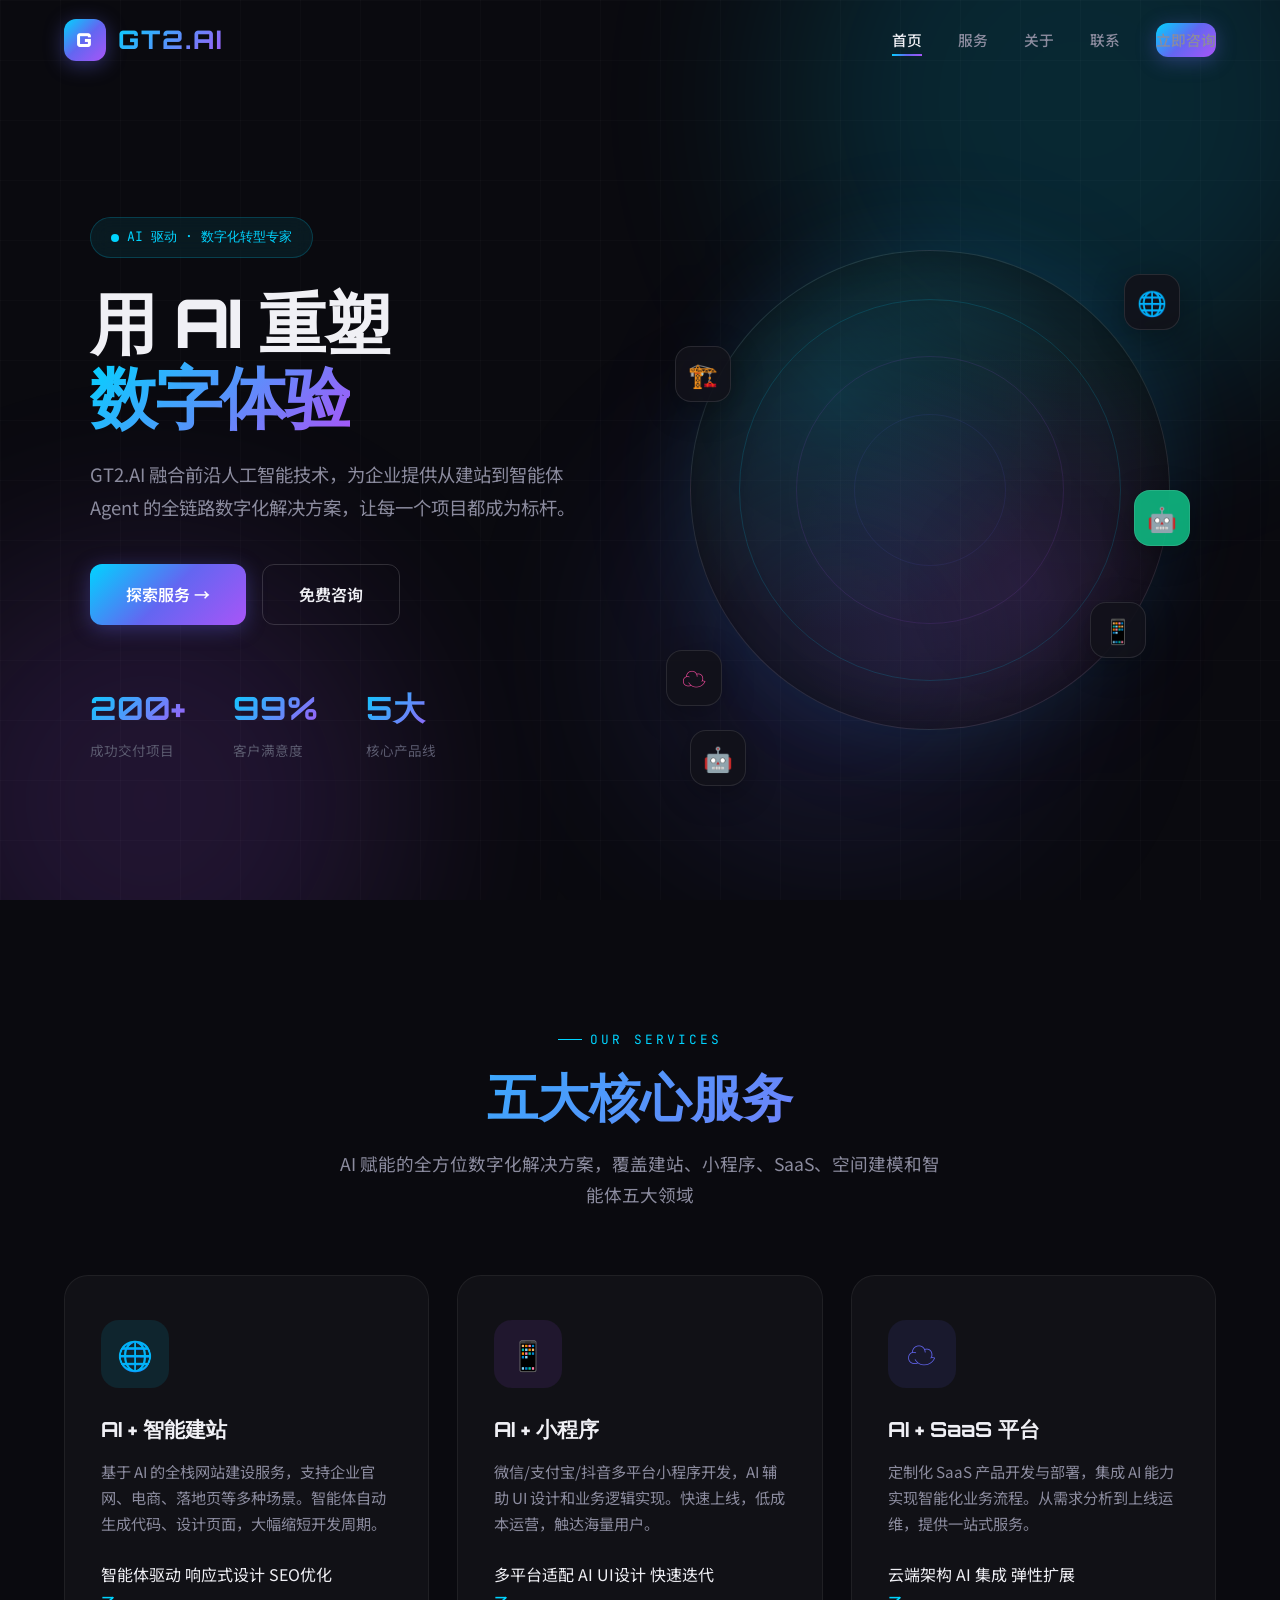
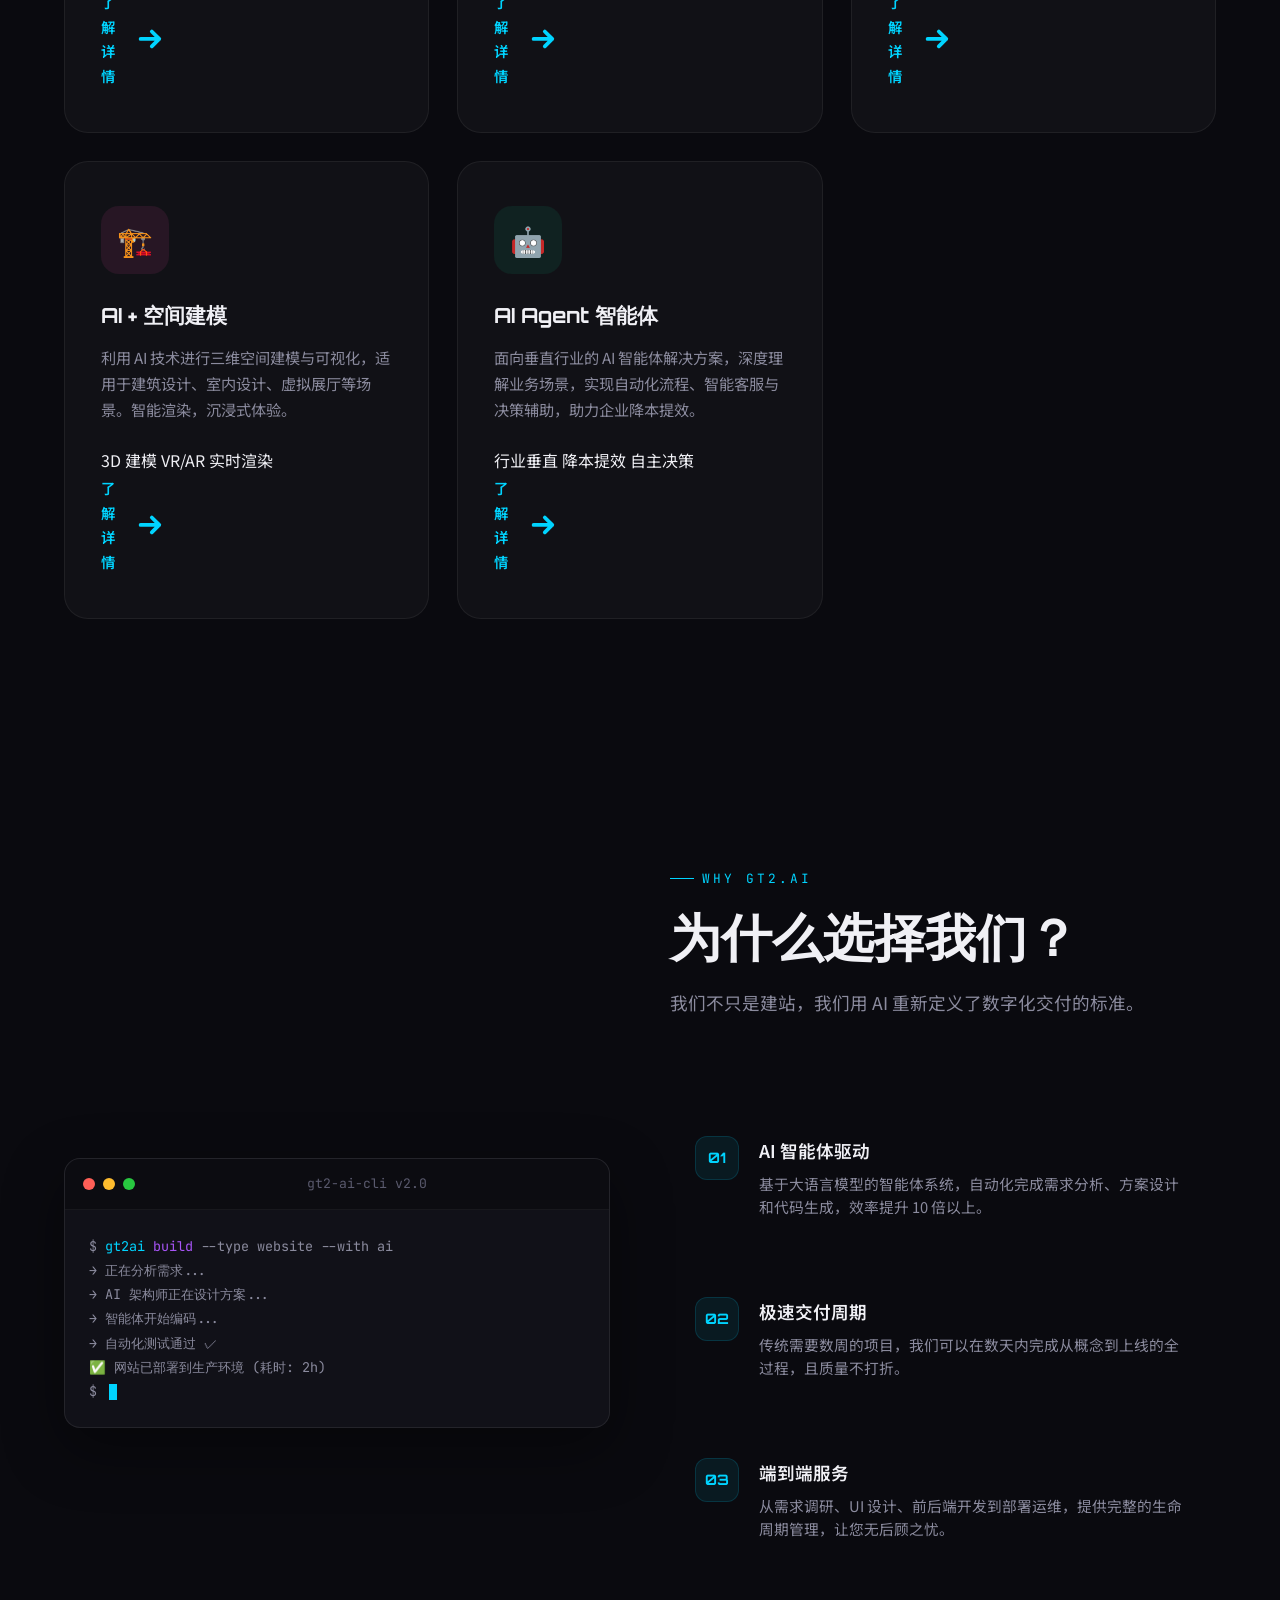
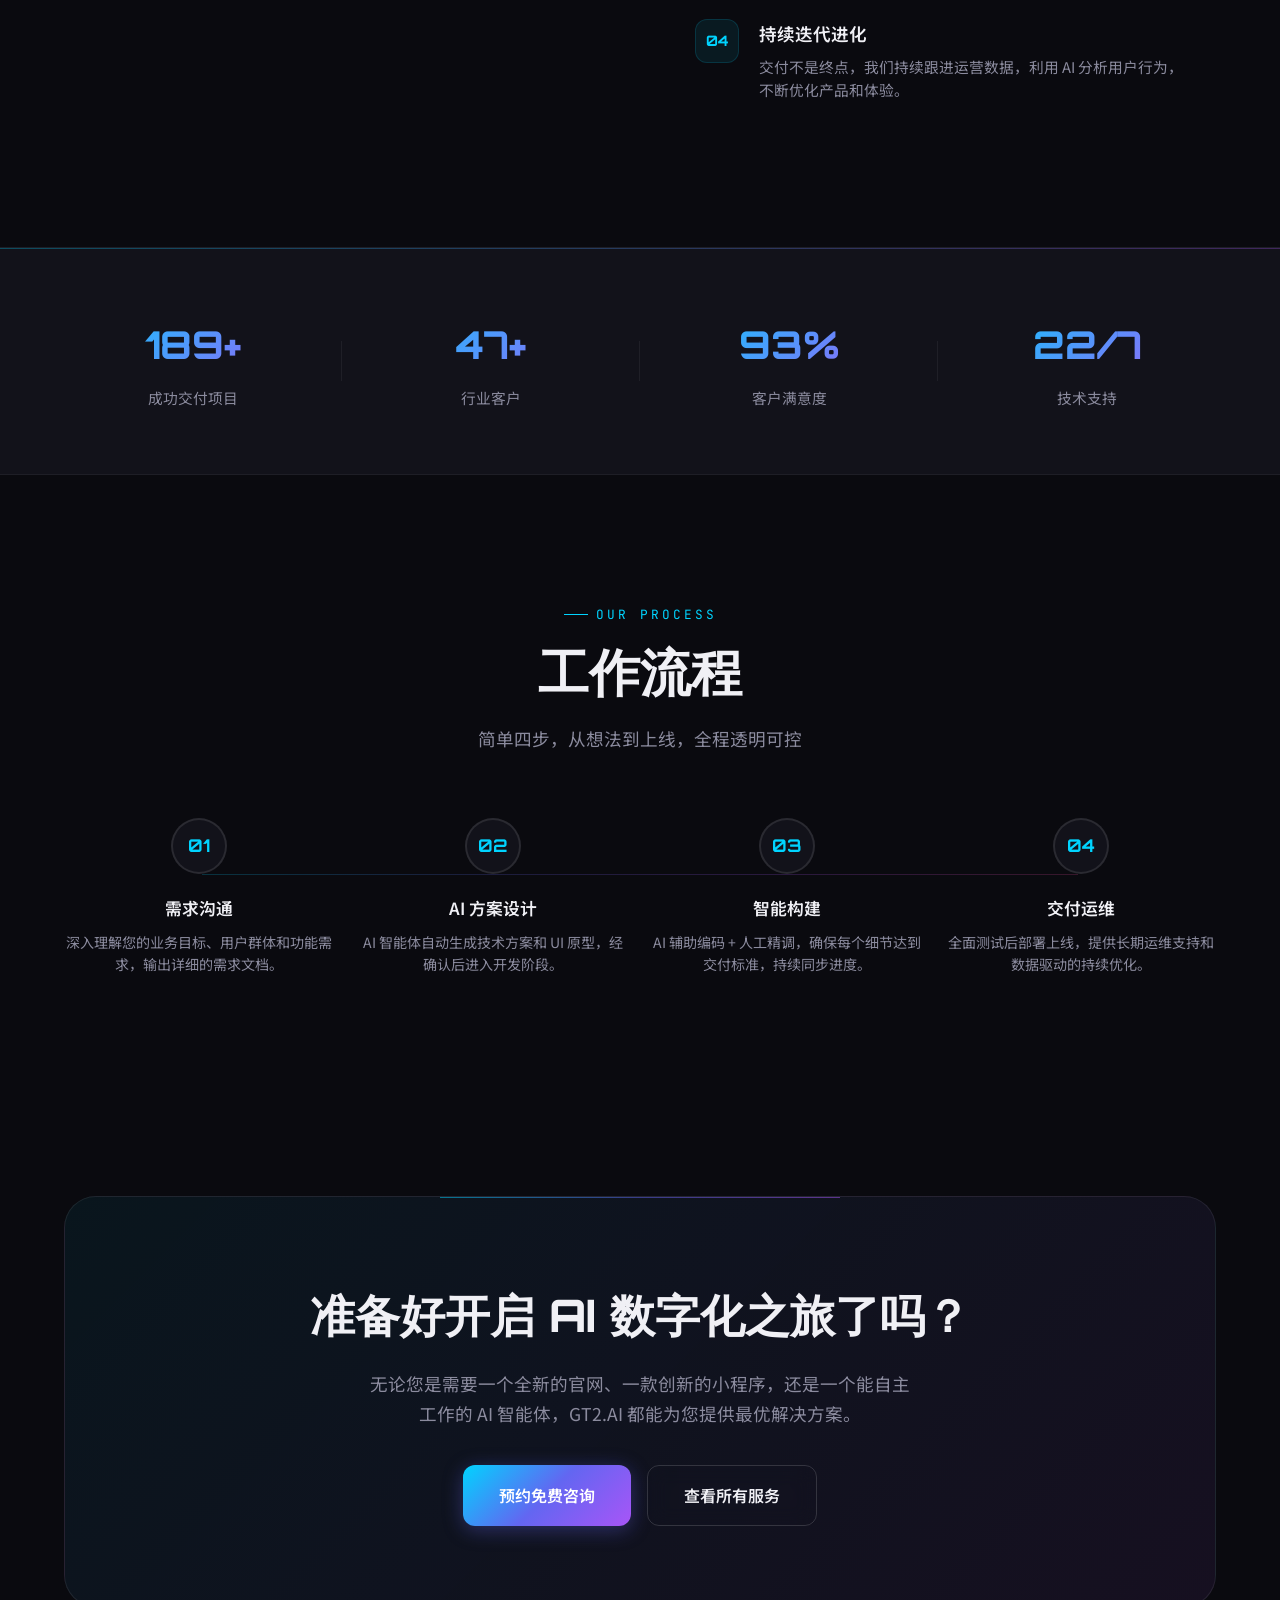
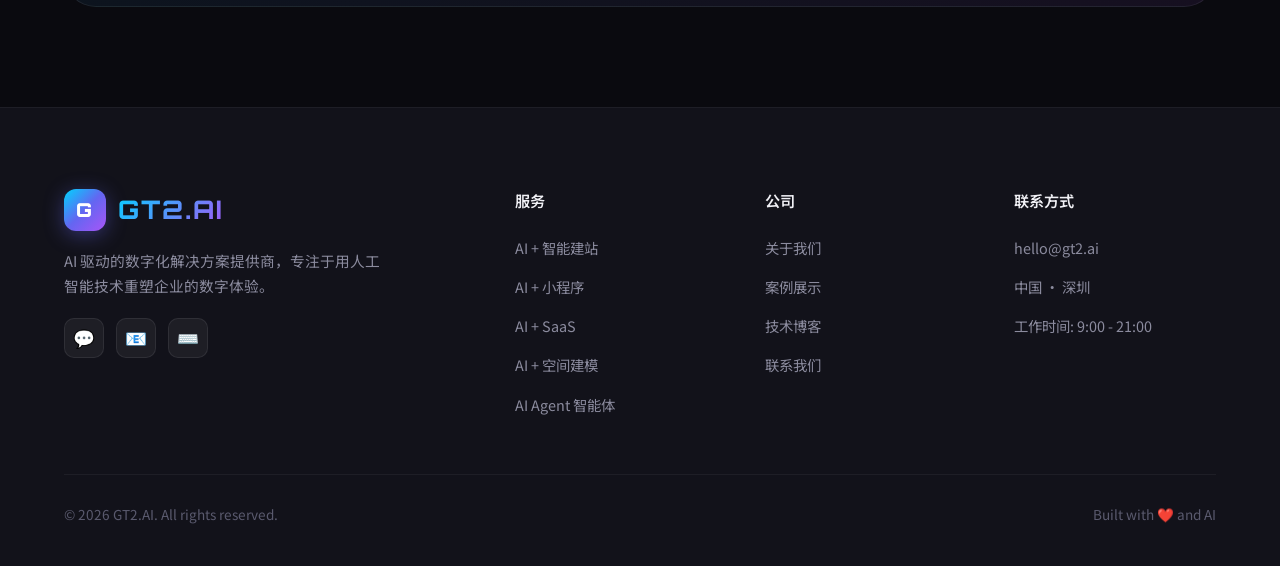
<file: index.html>
<!DOCTYPE html>
<html lang="zh-CN">
<head>
  <meta charset="UTF-8">
  <meta name="viewport" content="width=device-width, initial-scale=1.0">
  <title>GT2.AI - AI 驱动的数字化解决方案</title>
  <meta name="description" content="GT2.AI 提供AI建站、AI小程序、AI SaaS、AI空间建模、AI Agent智能体等全栈数字化服务，让技术赋能商业。">
  <link rel="stylesheet" href="css/style.css">
</head>
<body>

  <!-- Background Effects -->
  <div class="bg-orbs">
    <div class="bg-orb bg-orb-1"></div>
    <div class="bg-orb bg-orb-2"></div>
    <div class="bg-orb bg-orb-3"></div>
  </div>
  <div class="bg-grid"></div>

  <!-- Navigation -->
  <nav class="navbar">
    <div class="container">
      <a href="index.html" class="nav-logo">
        <div class="logo-icon">G</div>
        <span>GT2.AI</span>
      </a>
      <ul class="nav-links">
        <li><a href="index.html" class="active">首页</a></li>
        <li><a href="services.html">服务</a></li>
        <li><a href="about.html">关于</a></li>
        <li><a href="contact.html">联系</a></li>
        <li><a href="contact.html" class="btn btn-primary nav-cta">立即咨询</a></li>
      </ul>
      <button class="nav-toggle" aria-label="菜单">
        <span></span><span></span><span></span>
      </button>
    </div>
  </nav>

  <div class="content-wrapper">

    <!-- ==================== HERO ==================== -->
    <section class="hero" id="home">
      <div class="hero-container">
        <div class="hero-content">
          <div class="hero-badge">
            <span class="pulse-dot"></span>
            AI 驱动 · 数字化转型专家
          </div>
          <h1 class="hero-title">
            用 AI 重塑<br>
            <span class="gradient-text highlight">数字体验</span>
          </h1>
          <p class="hero-desc">
            GT2.AI 融合前沿人工智能技术，为企业提供从建站到智能体 Agent 的全链路数字化解决方案，让每一个项目都成为标杆。
          </p>
          <div class="hero-actions">
            <a href="services.html" class="btn btn-primary">
              探索服务 →
            </a>
            <a href="contact.html" class="btn btn-outline">
              免费咨询
            </a>
          </div>
          <div class="hero-stats">
            <div class="hero-stat">
              <div class="hero-stat-value">200+</div>
              <div class="hero-stat-label">成功交付项目</div>
            </div>
            <div class="hero-stat">
              <div class="hero-stat-value">99%</div>
              <div class="hero-stat-label">客户满意度</div>
            </div>
            <div class="hero-stat">
              <div class="hero-stat-value">5大</div>
              <div class="hero-stat-label">核心产品线</div>
            </div>
          </div>
        </div>
        <div class="hero-visual">
          <div class="hero-glow-bg"></div>
          <div class="hero-globe-container">
            <div class="hero-globe">
              <div class="globe-ring globe-ring-1"></div>
              <div class="globe-ring globe-ring-2"></div>
              <div class="globe-ring globe-ring-3"></div>
              <div class="globe-dots">
                <div class="globe-dot"></div>
                <div class="globe-dot"></div>
                <div class="globe-dot"></div>
                <div class="globe-dot"></div>
                <div class="globe-dot"></div>
                <div class="globe-dot"></div>
                <div class="globe-dot"></div>
                <div class="globe-dot"></div>
              </div>
            </div>
            <div class="floating-icon fi-1">🌐</div>
            <div class="floating-icon fi-2">📱</div>
            <div class="floating-icon fi-3">☁️</div>
            <div class="floating-icon fi-4">🏗️</div>
            <div class="floating-icon" style="top:50%;right:-20px;background:rgba(16,185,129,0.9);animation:float-icon 6s ease-in-out infinite -3s;color:#fff;font-size:1.5rem;">🤖</div>
            <div class="floating-icon fi-5">🤖</div>
          </div>
        </div>
      </div>
    </section>

    <!-- ==================== SERVICES ==================== -->
    <section class="section" id="services">
      <div class="container">
        <div class="section-header animate-on-scroll">
          <div class="section-label">Our Services</div>
          <h2 class="section-title gradient-text">五大核心服务</h2>
          <p class="section-desc">AI 赋能的全方位数字化解决方案，覆盖建站、小程序、SaaS、空间建模和智能体五大领域</p>
        </div>
        <div class="services-grid">
          
          <div class="service-card sc-1 animate-on-scroll delay-1">
            <div class="service-icon si-1">🌐</div>
            <h3>AI + 智能建站</h3>
            <p>基于 AI 的全栈网站建设服务，支持企业官网、电商、落地页等多种场景。智能体自动生成代码、设计页面，大幅缩短开发周期。</p>
            <div class="service-tags">
              <span class="service-tag">智能体驱动</span>
              <span class="service-tag">响应式设计</span>
              <span class="service-tag">SEO优化</span>
            </div>
            <a href="services.html#ai-build" class="service-link">
              了解详情
              <svg viewBox="0 0 16 16" fill="none"><path d="M3 8h10M9 4l4 4-4 4" stroke="currentColor" stroke-width="2" stroke-linecap="round" stroke-linejoin="round"/></svg>
            </a>
          </div>

          <div class="service-card sc-2 animate-on-scroll delay-2">
            <div class="service-icon si-2">📱</div>
            <h3>AI + 小程序</h3>
            <p>微信/支付宝/抖音多平台小程序开发，AI 辅助 UI 设计和业务逻辑实现。快速上线，低成本运营，触达海量用户。</p>
            <div class="service-tags">
              <span class="service-tag">多平台适配</span>
              <span class="service-tag">AI UI设计</span>
              <span class="service-tag">快速迭代</span>
            </div>
            <a href="services.html#ai-miniapp" class="service-link">
              了解详情
              <svg viewBox="0 0 16 16" fill="none"><path d="M3 8h10M9 4l4 4-4 4" stroke="currentColor" stroke-width="2" stroke-linecap="round" stroke-linejoin="round"/></svg>
            </a>
          </div>

          <div class="service-card sc-3 animate-on-scroll delay-3">
            <div class="service-icon si-3">☁️</div>
            <h3>AI + SaaS 平台</h3>
            <p>定制化 SaaS 产品开发与部署，集成 AI 能力实现智能化业务流程。从需求分析到上线运维，提供一站式服务。</p>
            <div class="service-tags">
              <span class="service-tag">云端架构</span>
              <span class="service-tag">AI 集成</span>
              <span class="service-tag">弹性扩展</span>
            </div>
            <a href="services.html#ai-saas" class="service-link">
              了解详情
              <svg viewBox="0 0 16 16" fill="none"><path d="M3 8h10M9 4l4 4-4 4" stroke="currentColor" stroke-width="2" stroke-linecap="round" stroke-linejoin="round"/></svg>
            </a>
          </div>

          <div class="service-card sc-4 animate-on-scroll delay-4">
            <div class="service-icon si-4">🏗️</div>
            <h3>AI + 空间建模</h3>
            <p>利用 AI 技术进行三维空间建模与可视化，适用于建筑设计、室内设计、虚拟展厅等场景。智能渲染，沉浸式体验。</p>
            <div class="service-tags">
              <span class="service-tag">3D 建模</span>
              <span class="service-tag">VR/AR</span>
              <span class="service-tag">实时渲染</span>
            </div>
            <a href="services.html#ai-modeling" class="service-link">
              了解详情
              <svg viewBox="0 0 16 16" fill="none"><path d="M3 8h10M9 4l4 4-4 4" stroke="currentColor" stroke-width="2" stroke-linecap="round" stroke-linejoin="round"/></svg>
            </a>
          </div>

          <div class="service-card sc-5 animate-on-scroll delay-1">
            <div class="service-icon si-5">🤖</div>
            <h3>AI Agent 智能体</h3>
            <p>面向垂直行业的 AI 智能体解决方案，深度理解业务场景，实现自动化流程、智能客服与决策辅助，助力企业降本提效。</p>
            <div class="service-tags">
              <span class="service-tag">行业垂直</span>
              <span class="service-tag">降本提效</span>
              <span class="service-tag">自主决策</span>
            </div>
            <a href="services.html#ai-agent" class="service-link">
              了解详情
              <svg viewBox="0 0 16 16" fill="none"><path d="M3 8h10M9 4l4 4-4 4" stroke="currentColor" stroke-width="2" stroke-linecap="round" stroke-linejoin="round"/></svg>
            </a>
          </div>

        </div>
      </div>
    </section>

    <!-- ==================== FEATURES / WHY US ==================== -->
    <section class="section" id="features">
      <div class="container">
        <div class="features-showcase">
          <div class="feature-visual animate-on-scroll">
            <div class="feature-terminal">
              <div class="terminal-header">
                <div class="terminal-dot td-red"></div>
                <div class="terminal-dot td-yellow"></div>
                <div class="terminal-dot td-green"></div>
                <div class="terminal-title">gt2-ai-cli v2.0</div>
              </div>
              <div class="terminal-body">
                <div class="terminal-line">$ <span class="tc">gt2ai</span> <span class="tp">build</span> <span class="flag">--type</span> website <span class="flag">--with</span> ai</div>
                <div class="terminal-line output">→ 正在分析需求...</div>
                <div class="terminal-line output">→ AI 架构师正在设计方案...</div>
                <div class="terminal-line output">→ 智能体开始编码...</div>
                <div class="terminal-line output">→ 自动化测试通过 ✓</div>
                <div class="terminal-line success">✅ 网站已部署到生产环境 (耗时: 2h)</div>
                <div class="terminal-line">$ <span class="tcursr"></span></div>
              </div>
            </div>
          </div>
          <div class="feature-list">
            <div class="section-header" style="text-align:left;">
              <div class="section-label">Why GT2.AI</div>
              <h2 class="section-title">为什么选择我们？</h2>
              <p class="section-desc">我们不只是建站，我们用 AI 重新定义了数字化交付的标准。</p>
            </div>
            
            <div class="feature-item animate-on-scroll delay-1">
              <div class="feature-num">01</div>
              <div class="feature-info">
                <h4>AI 智能体驱动</h4>
                <p>基于大语言模型的智能体系统，自动化完成需求分析、方案设计和代码生成，效率提升 10 倍以上。</p>
              </div>
            </div>
            
            <div class="feature-item animate-on-scroll delay-2">
              <div class="feature-num">02</div>
              <div class="feature-info">
                <h4>极速交付周期</h4>
                <p>传统需要数周的项目，我们可以在数天内完成从概念到上线的全过程，且质量不打折。</p>
              </div>
            </div>
            
            <div class="feature-item animate-on-scroll delay-3">
              <div class="feature-num">03</div>
              <div class="feature-info">
                <h4>端到端服务</h4>
                <p>从需求调研、UI 设计、前后端开发到部署运维，提供完整的生命周期管理，让您无后顾之忧。</p>
              </div>
            </div>
            
            <div class="feature-item animate-on-scroll delay-4">
              <div class="feature-num">04</div>
              <div class="feature-info">
                <h4>持续迭代进化</h4>
                <p>交付不是终点，我们持续跟进运营数据，利用 AI 分析用户行为，不断优化产品和体验。</p>
              </div>
            </div>
          </div>
        </div>
      </div>
    </section>

    <!-- ==================== STATS BAR ==================== -->
    <section class="stats-bar">
      <div class="container">
        <div class="stats-grid">
          <div class="stat-item animate-on-scroll">
            <div class="stat-number">200+</div>
            <div class="stat-label">成功交付项目</div>
          </div>
          <div class="stat-item animate-on-scroll delay-1">
            <div class="stat-number">50+</div>
            <div class="stat-label">行业客户</div>
          </div>
          <div class="stat-item animate-on-scroll delay-2">
            <div class="stat-number">99%</div>
            <div class="stat-label">客户满意度</div>
          </div>
          <div class="stat-item animate-on-scroll delay-3">
            <div class="stat-number">24/7</div>
            <div class="stat-label">技术支持</div>
          </div>
        </div>
      </div>
    </section>

    <!-- ==================== PROCESS ==================== -->
    <section class="section" id="process">
      <div class="container">
        <div class="section-header animate-on-scroll">
          <div class="section-label">Our Process</div>
          <h2 class="section-title">工作流程</h2>
          <p class="section-desc">简单四步，从想法到上线，全程透明可控</p>
        </div>
        <div class="process-timeline">
          <div class="process-step animate-on-scroll delay-1">
            <div class="process-step-num">01</div>
            <h4>需求沟通</h4>
            <p>深入理解您的业务目标、用户群体和功能需求，输出详细的需求文档。</p>
          </div>
          <div class="process-step animate-on-scroll delay-2">
            <div class="process-step-num">02</div>
            <h4>AI 方案设计</h4>
            <p>AI 智能体自动生成技术方案和 UI 原型，经确认后进入开发阶段。</p>
          </div>
          <div class="process-step animate-on-scroll delay-3">
            <div class="process-step-num">03</div>
            <h4>智能构建</h4>
            <p>AI 辅助编码 + 人工精调，确保每个细节达到交付标准，持续同步进度。</p>
          </div>
          <div class="process-step animate-on-scroll delay-4">
            <div class="process-step-num">04</div>
            <h4>交付运维</h4>
            <p>全面测试后部署上线，提供长期运维支持和数据驱动的持续优化。</p>
          </div>
        </div>
      </div>
    </section>

    <!-- ==================== CTA ==================== -->
    <section class="cta-section">
      <div class="container">
        <div class="cta-box animate-on-scroll">
          <div class="cta-glow"></div>
          <h2 class="cta-title">准备好开启 AI 数字化之旅了吗？</h2>
          <p class="cta-desc">无论您是需要一个全新的官网、一款创新的小程序，还是一个能自主工作的 AI 智能体，GT2.AI 都能为您提供最优解决方案。</p>
          <div style="display:flex;gap:16px;justify-content:center;position:relative;z-index:1;">
            <a href="contact.html" class="btn btn-primary">预约免费咨询</a>
            <a href="services.html" class="btn btn-outline">查看所有服务</a>
          </div>
        </div>
      </div>
    </section>

  </div><!-- end content-wrapper -->

  <!-- ==================== FOOTER ==================== -->
  <footer class="footer">
    <div class="container">
      <div class="footer-grid">
        <div class="footer-brand">
          <a href="index.html" class="nav-logo">
            <div class="logo-icon">G</div>
            <span>GT2.AI</span>
          </a>
          <p>AI 驱动的数字化解决方案提供商，专注于用人工智能技术重塑企业的数字体验。</p>
          <div class="footer-social">
            <a href="#" title="微信">💬</a>
            <a href="#" title="邮箱">📧</a>
            <a href="#" title="GitHub">⌨️</a>
          </div>
        </div>
        <div class="footer-col">
          <h4>服务</h4>
          <ul>
            <li><a href="services.html#ai-build">AI + 智能建站</a></li>
            <li><a href="services.html#ai-miniapp">AI + 小程序</a></li>
            <li><a href="services.html#ai-saas">AI + SaaS</a></li>
            <li><a href="services.html#ai-modeling">AI + 空间建模</a></li>
            <li><a href="services.html#ai-agent">AI Agent 智能体</a></li>
          </ul>
        </div>
        <div class="footer-col">
          <h4>公司</h4>
          <ul>
            <li><a href="about.html">关于我们</a></li>
            <li><a href="#">案例展示</a></li>
            <li><a href="#">技术博客</a></li>
            <li><a href="contact.html">联系我们</a></li>
          </ul>
        </div>
        <div class="footer-col">
          <h4>联系方式</h4>
          <ul>
            <li><a href="mailto:hello@gt2.ai">hello@gt2.ai</a></li>
            <li><a href="#">中国 · 深圳</a></li>
            <li><a href="#">工作时间: 9:00 - 21:00</a></li>
          </ul>
        </div>
      </div>
      <div class="footer-bottom">
        <span>&copy; 2026 GT2.AI. All rights reserved.</span>
        <span>Built with ❤️ and AI</span>
      </div>
    </div>
  </footer>

  <script src="js/main.js"></script>
</body>
</html>
</file>
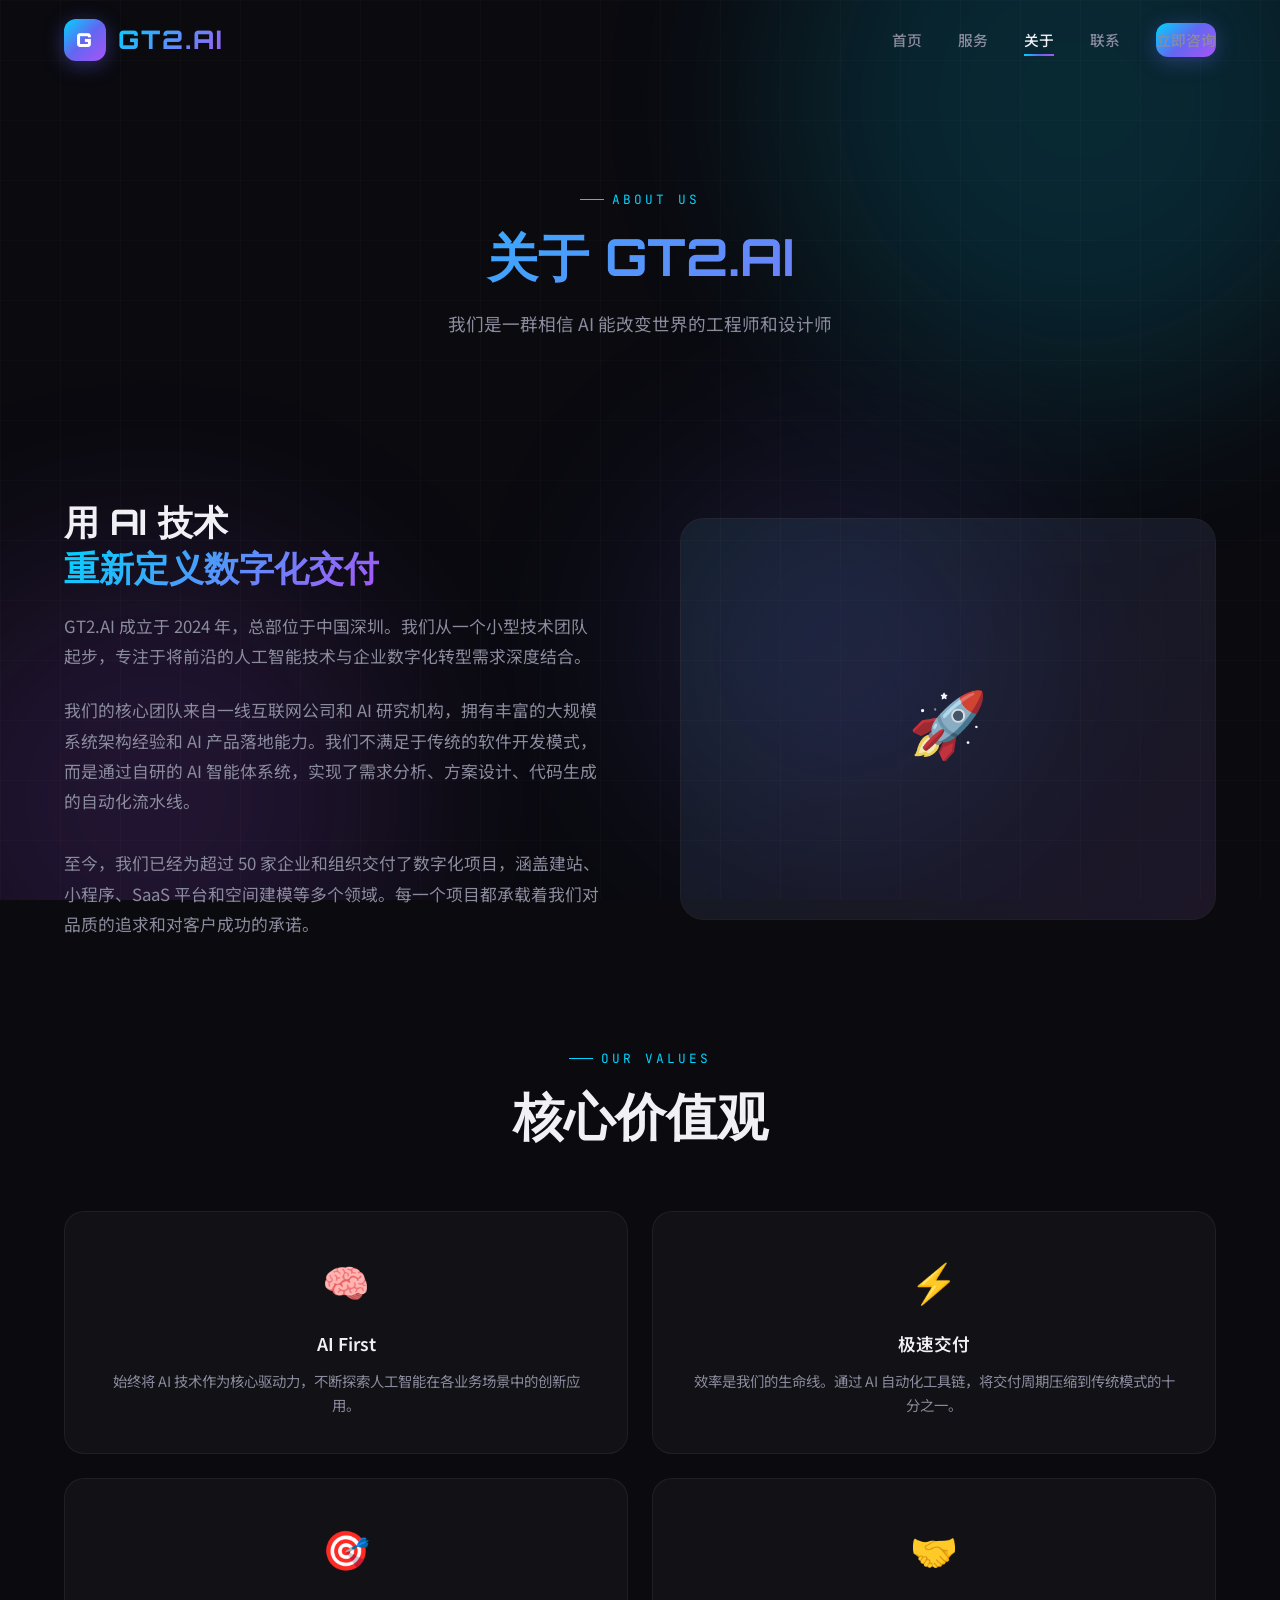
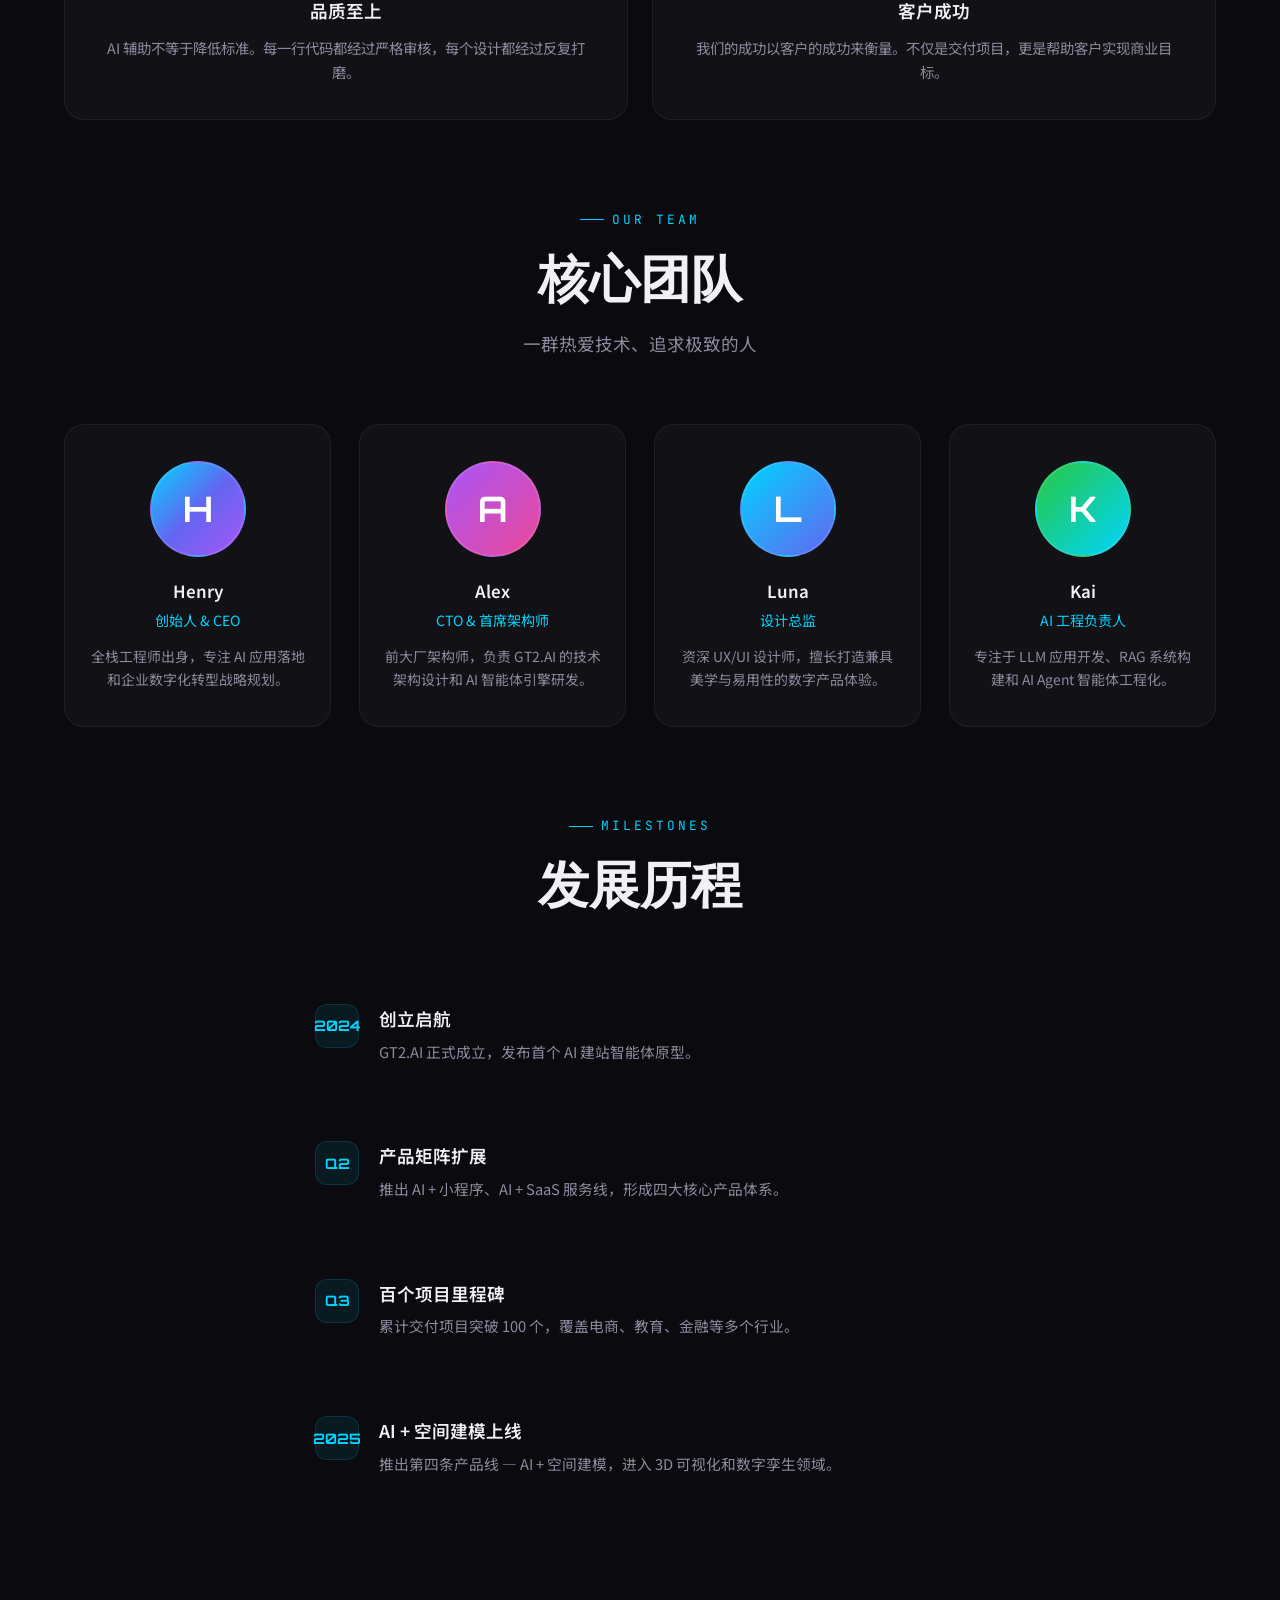
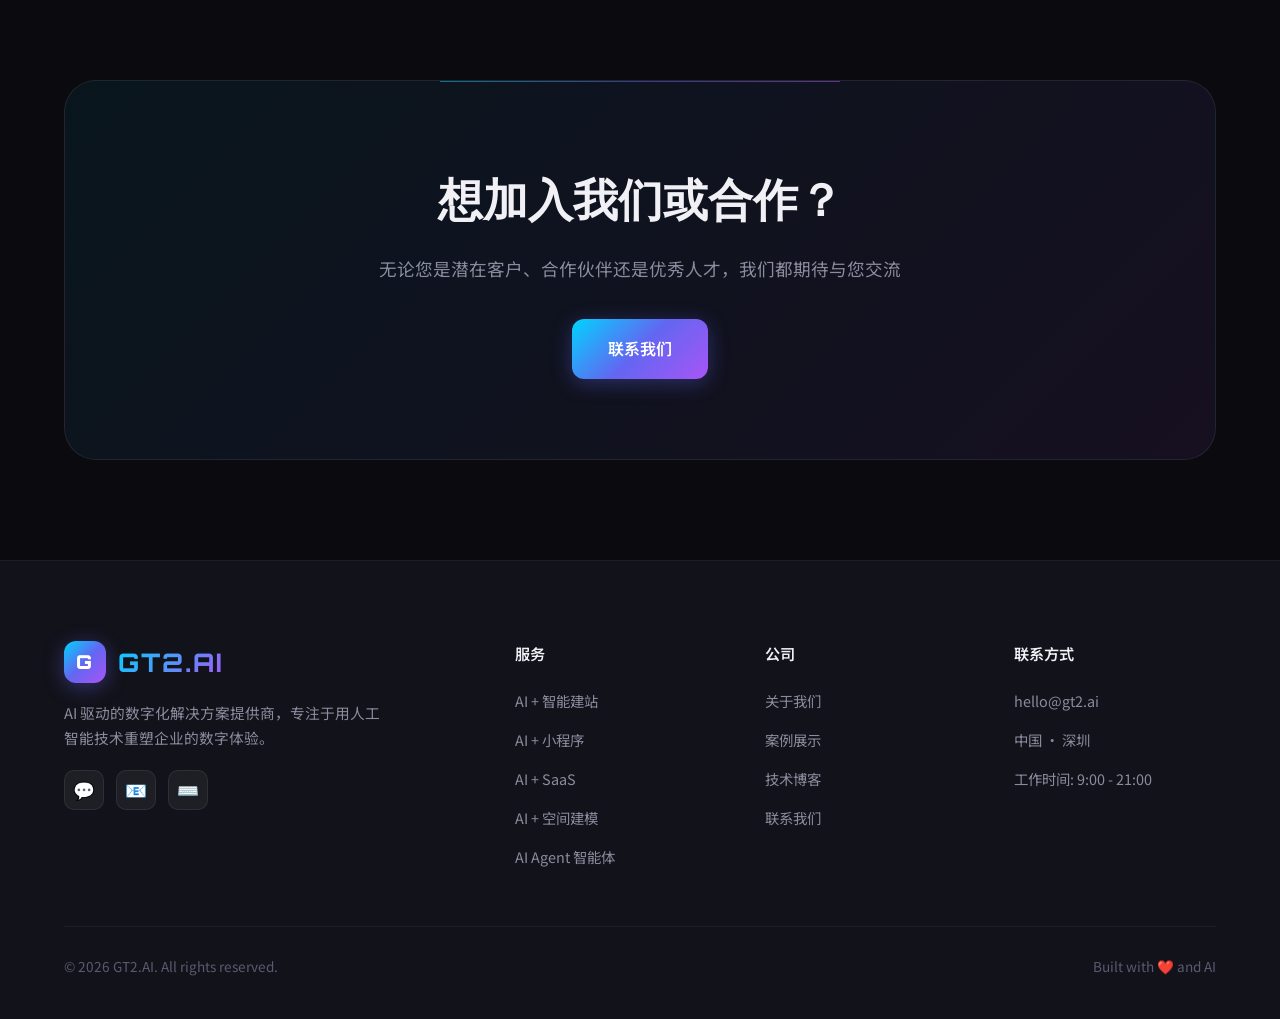
<file: about.html>
<!DOCTYPE html>
<html lang="zh-CN">
<head>
  <meta charset="UTF-8">
  <meta name="viewport" content="width=device-width, initial-scale=1.0">
  <title>关于我们 - GT2.AI | AI 驱动的数字化解决方案</title>
  <link rel="stylesheet" href="css/style.css">
</head>
<body>

  <div class="bg-orbs"><div class="bg-orb bg-orb-1"></div><div class="bg-orb bg-orb-2"></div><div class="bg-orb bg-orb-3"></div></div>
  <div class="bg-grid"></div>

  <nav class="navbar"><div class="container">
    <a href="index.html" class="nav-logo"><div class="logo-icon">G</div><span>GT2.AI</span></a>
    <ul class="nav-links">
      <li><a href="index.html">首页</a></li>
      <li><a href="services.html">服务</a></li>
      <li><a href="about.html" class="active">关于</a></li>
      <li><a href="contact.html">联系</a></li>
      <li><a href="contact.html" class="btn btn-primary nav-cta">立即咨询</a></li>
    </ul>
    <button class="nav-toggle" aria-label="菜单"><span></span><span></span><span></span></button>
  </div></nav>

  <div class="content-wrapper">

    <!-- Page Header -->
    <section class="page-header" id="about-top">
      <div class="container animate-on-scroll">
        <div class="section-label">About Us</div>
        <h1 class="section-title gradient-text">关于 GT2.AI</h1>
        <p class="section-desc">我们是一群相信 AI 能改变世界的工程师和设计师</p>
      </div>
    </section>

    <!-- About Intro -->
    <section class="service-detail">
      <div class="container">
        <div class="about-intro">
          <div class="animate-on-scroll">
            <h2 style="font-family:var(--font-display);font-size:clamp(1.6rem,3vw,2.2rem);font-weight:700;margin-bottom:20px;line-height:1.3;">
              用 AI 技术<br><span class="gradient-text">重新定义数字化交付</span>
            </h2>
            <p style="color:var(--text-secondary);font-size:1.05rem;line-height:1.8;margin-bottom:24px;">
              GT2.AI 成立于 2024 年，总部位于中国深圳。我们从一个小型技术团队起步，专注于将前沿的人工智能技术与企业数字化转型需求深度结合。
            </p>
            <p style="color:var(--text-secondary);font-size:1.05rem;line-height:1.8;margin-bottom:32px;">
              我们的核心团队来自一线互联网公司和 AI 研究机构，拥有丰富的大规模系统架构经验和 AI 产品落地能力。我们不满足于传统的软件开发模式，而是通过自研的 AI 智能体系统，实现了需求分析、方案设计、代码生成的自动化流水线。
            </p>
            <p style="color:var(--text-secondary);font-size:1.05rem;line-height:1.8;">
              至今，我们已经为超过 50 家企业和组织交付了数字化项目，涵盖建站、小程序、SaaS 平台和空间建模等多个领域。每一个项目都承载着我们对品质的追求和对客户成功的承诺。
            </p>
          </div>
          <div class="about-img-placeholder animate-on-scroll delay-2">
            🚀
          </div>
        </div>

        <!-- Values -->
        <div class="section-header animate-on-scroll">
          <div class="section-label">Our Values</div>
          <h2 class="section-title">核心价值观</h2>
        </div>
        <div class="about-values">
          <div class="value-card animate-on-scroll delay-1">
            <div class="value-icon">🧠</div>
            <h4>AI First</h4>
            <p>始终将 AI 技术作为核心驱动力，不断探索人工智能在各业务场景中的创新应用。</p>
          </div>
          <div class="value-card animate-on-scroll delay-2">
            <div class="value-icon">⚡</div>
            <h4>极速交付</h4>
            <p>效率是我们的生命线。通过 AI 自动化工具链，将交付周期压缩到传统模式的十分之一。</p>
          </div>
          <div class="value-card animate-on-scroll delay-3">
            <div class="value-icon">🎯</div>
            <h4>品质至上</h4>
            <p>AI 辅助不等于降低标准。每一行代码都经过严格审核，每个设计都经过反复打磨。</p>
          </div>
          <div class="value-card animate-on-scroll delay-4">
            <div class="value-icon">🤝</div>
            <h4>客户成功</h4>
            <p>我们的成功以客户的成功来衡量。不仅是交付项目，更是帮助客户实现商业目标。</p>
          </div>
        </div>

        <!-- Team -->
        <div class="section-header animate-on-scroll">
          <div class="section-label">Our Team</div>
          <h2 class="section-title">核心团队</h2>
          <p class="section-desc">一群热爱技术、追求极致的人</p>
        </div>
        <div class="team-grid">
          <div class="team-card animate-on-scroll delay-1">
            <div class="team-avatar">H</div>
            <h4>Henry</h4>
            <div class="role">创始人 & CEO</div>
            <p>全栈工程师出身，专注 AI 应用落地和企业数字化转型战略规划。</p>
          </div>
          <div class="team-card animate-on-scroll delay-2">
            <div class="team-avatar" style="background:linear-gradient(135deg,#a855f7,#ec4899);">A</div>
            <h4>Alex</h4>
            <div class="role">CTO & 首席架构师</div>
            <p>前大厂架构师，负责 GT2.AI 的技术架构设计和 AI 智能体引擎研发。</p>
          </div>
          <div class="team-card animate-on-scroll delay-3">
            <div class="team-avatar" style="background:linear-gradient(135deg,#00d4ff,#6366f1);">L</div>
            <h4>Luna</h4>
            <div class="role">设计总监</div>
            <p>资深 UX/UI 设计师，擅长打造兼具美学与易用性的数字产品体验。</p>
          </div>
          <div class="team-card animate-on-scroll delay-4">
            <div class="team-avatar" style="background:linear-gradient(135deg,#28c840,#00d4ff);">K</div>
            <h4>Kai</h4>
            <div class="role">AI 工程负责人</div>
            <p>专注于 LLM 应用开发、RAG 系统构建和 AI Agent 智能体工程化。</p>
          </div>
        </div>

        <!-- Timeline / Milestones -->
        <div class="section-header animate-on-scroll" style="margin-top:80px;">
          <div class="section-label">Milestones</div>
          <h2 class="section-title">发展历程</h2>
        </div>
        <div class="feature-list" style="max-width:700px;margin:0 auto;">
          <div class="feature-item animate-on-scroll delay-1">
            <div class="feature-num">2024</div>
            <div class="feature-info">
              <h4>创立启航</h4>
              <p>GT2.AI 正式成立，发布首个 AI 建站智能体原型。</p>
            </div>
          </div>
          <div class="feature-item animate-on-scroll delay-2">
            <div class="feature-num">Q2</div>
            <div class="feature-info">
              <h4>产品矩阵扩展</h4>
              <p>推出 AI + 小程序、AI + SaaS 服务线，形成四大核心产品体系。</p>
            </div>
          </div>
          <div class="feature-item animate-on-scroll delay-3">
            <div class="feature-num">Q3</div>
            <div class="feature-info">
              <h4>百个项目里程碑</h4>
              <p>累计交付项目突破 100 个，覆盖电商、教育、金融等多个行业。</p>
            </div>
          </div>
          <div class="feature-item animate-on-scroll delay-4">
            <div class="feature-num">2025</div>
            <div class="feature-info">
              <h4>AI + 空间建模上线</h4>
              <p>推出第四条产品线 — AI + 空间建模，进入 3D 可视化和数字孪生领域。</p>
            </div>
          </div>
        </div>
      </div>
    </section>

    <!-- CTA -->
    <section class="cta-section">
      <div class="container">
        <div class="cta-box animate-on-scroll">
          <div class="cta-glow"></div>
          <h2 class="cta-title">想加入我们或合作？</h2>
          <p class="cta-desc">无论您是潜在客户、合作伙伴还是优秀人才，我们都期待与您交流</p>
          <div style="display:flex;gap:16px;justify-content:center;position:relative;z-index:1;">
            <a href="contact.html" class="btn btn-primary">联系我们</a>
          </div>
        </div>
      </div>
    </section>

  </div>

  <!-- Footer -->
  <footer class="footer">
    <div class="container">
      <div class="footer-grid">
        <div class="footer-brand">
          <a href="index.html" class="nav-logo"><div class="logo-icon">G</div><span>GT2.AI</span></a>
          <p>AI 驱动的数字化解决方案提供商，专注于用人工智能技术重塑企业的数字体验。</p>
          <div class="footer-social"><a href="#">💬</a><a href="#">📧</a><a href="#">⌨️</a></div>
        </div>
        <div class="footer-col">
          <h4>服务</h4>
          <ul>
            <li><a href="services.html#ai-build">AI + 智能建站</a></li>
            <li><a href="services.html#ai-miniapp">AI + 小程序</a></li>
            <li><a href="services.html#ai-saas">AI + SaaS</a></li>
            <li><a href="services.html#ai-modeling">AI + 空间建模</a></li>
            <li><a href="services.html#ai-agent">AI Agent 智能体</a></li>
          </ul>
        </div>
        <div class="footer-col">
          <h4>公司</h4>
          <ul>
            <li><a href="about.html">关于我们</a></li>
            <li><a href="#">案例展示</a></li>
            <li><a href="#">技术博客</a></li>
            <li><a href="contact.html">联系我们</a></li>
          </ul>
        </div>
        <div class="footer-col">
          <h4>联系方式</h4>
          <ul>
            <li><a href="mailto:hello@gt2.ai">hello@gt2.ai</a></li>
            <li><a href="#">中国 · 深圳</a></li>
            <li><a href="#">工作时间: 9:00 - 21:00</a></li>
          </ul>
        </div>
      </div>
      <div class="footer-bottom">
        <span>&copy; 2026 GT2.AI. All rights reserved.</span>
        <span>Built with ❤️ and AI</span>
      </div>
    </div>
  </footer>

  <script src="js/main.js"></script>
</body>
</html>
</file>
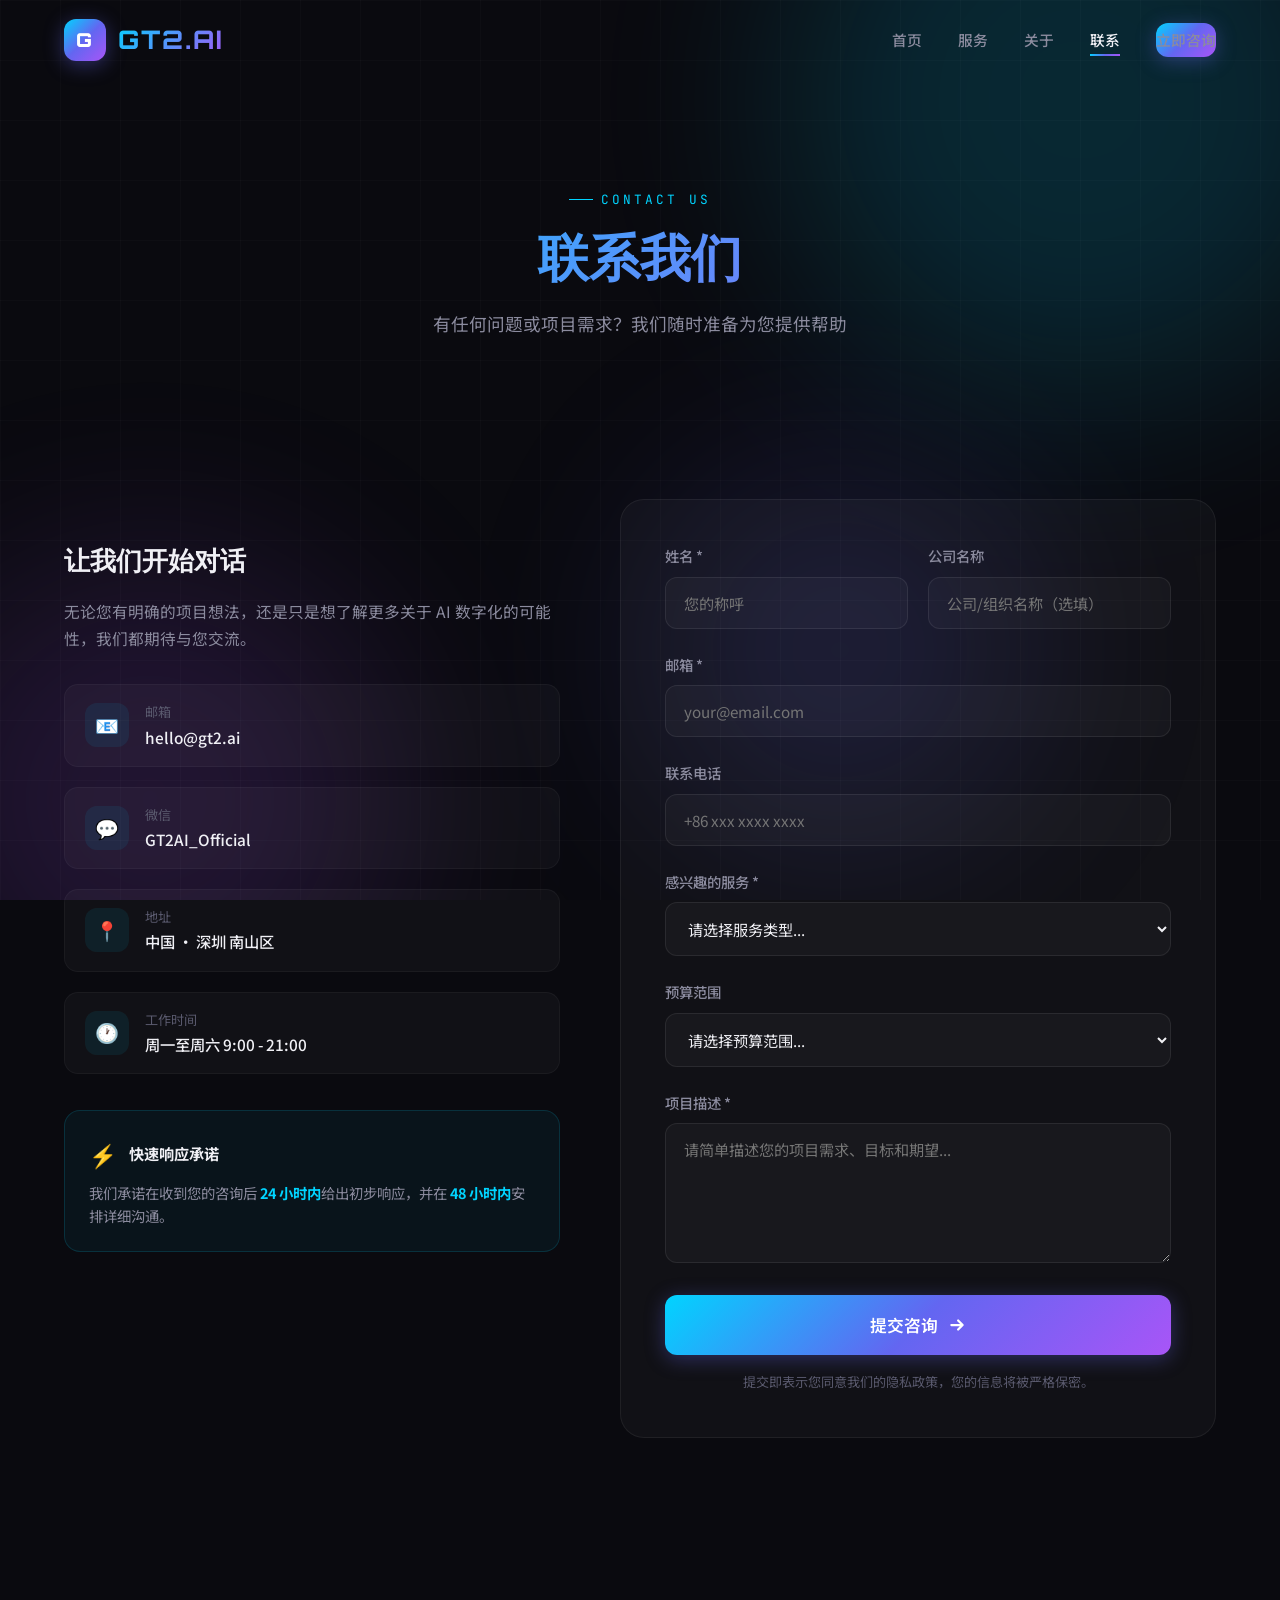
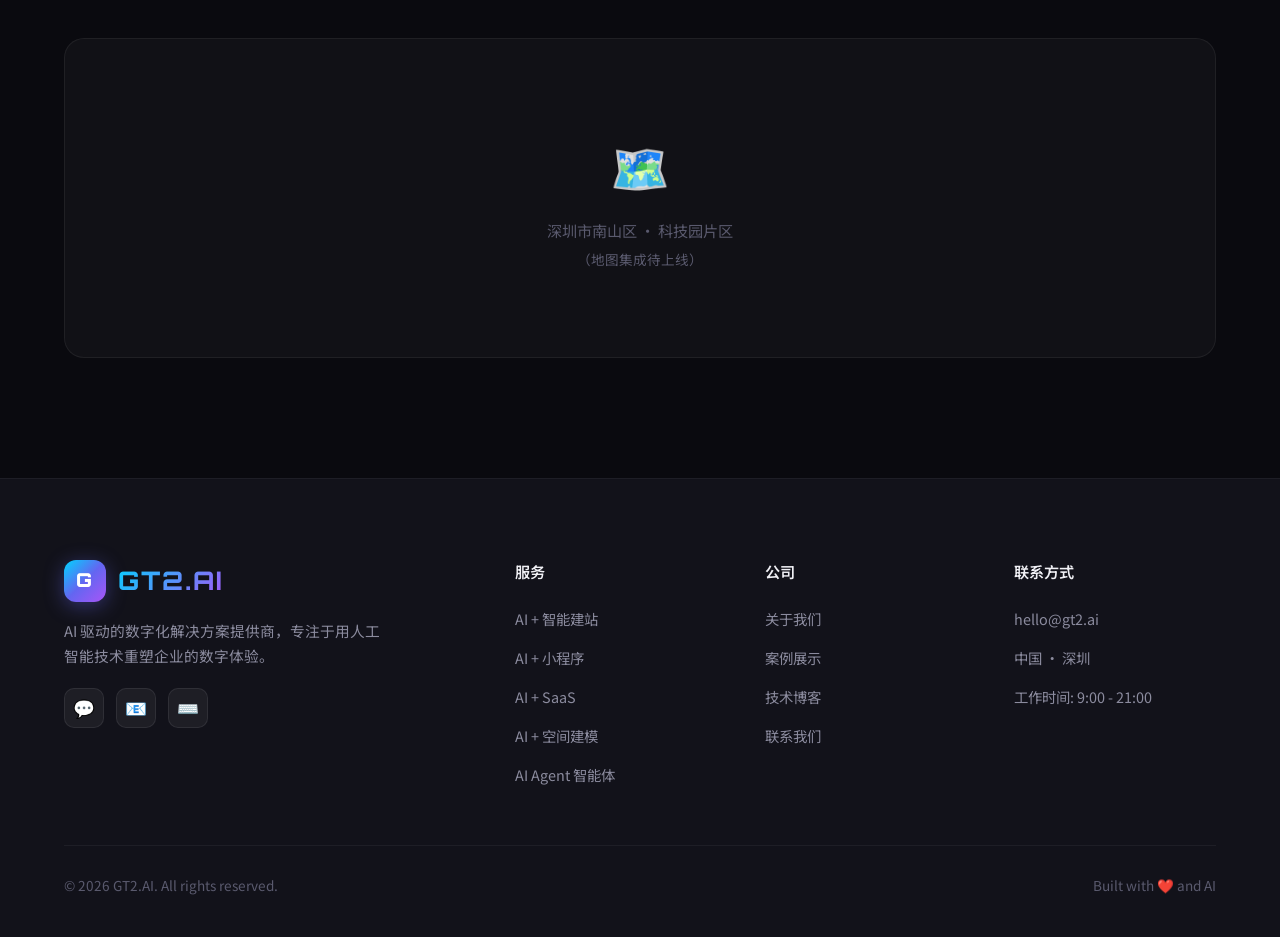
<file: contact.html>
<!DOCTYPE html>
<html lang="zh-CN">
<head>
  <meta charset="UTF-8">
  <meta name="viewport" content="width=device-width, initial-scale=1.0">
  <title>联系我们 - GT2.AI | AI 驱动的数字化解决方案</title>
  <link rel="stylesheet" href="css/style.css">
</head>
<body>

  <div class="bg-orbs"><div class="bg-orb bg-orb-1"></div><div class="bg-orb bg-orb-2"></div><div class="bg-orb bg-orb-3"></div></div>
  <div class="bg-grid"></div>

  <nav class="navbar"><div class="container">
    <a href="index.html" class="nav-logo"><div class="logo-icon">G</div><span>GT2.AI</span></a>
    <ul class="nav-links">
      <li><a href="index.html">首页</a></li>
      <li><a href="services.html">服务</a></li>
      <li><a href="about.html">关于</a></li>
      <li><a href="contact.html" class="active">联系</a></li>
      <li><a href="contact.html" class="btn btn-primary nav-cta">立即咨询</a></li>
    </ul>
    <button class="nav-toggle" aria-label="菜单"><span></span><span></span><span></span></button>
  </div></nav>

  <div class="content-wrapper">

    <!-- Page Header -->
    <section class="page-header" id="contact-top">
      <div class="container animate-on-scroll">
        <div class="section-label">Contact Us</div>
        <h1 class="section-title gradient-text">联系我们</h1>
        <p class="section-desc">有任何问题或项目需求？我们随时准备为您提供帮助</p>
      </div>
    </section>

    <!-- Contact Section -->
    <section class="service-detail">
      <div class="container">
        <div class="contact-layout">
          
          <!-- Left: Contact Info -->
          <div class="contact-info animate-on-scroll">
            <h2>让我们开始对话</h2>
            <p>无论您有明确的项目想法，还是只是想了解更多关于 AI 数字化的可能性，我们都期待与您交流。</p>
            
            <div class="contact-methods">
              <div class="contact-method">
                <div class="cm-icon">📧</div>
                <div>
                  <div class="cm-label">邮箱</div>
                  <div class="cm-value">hello@gt2.ai</div>
                </div>
              </div>
              <div class="contact-method">
                <div class="cm-icon">💬</div>
                <div>
                  <div class="cm-label">微信</div>
                  <div class="cm-value">GT2AI_Official</div>
                </div>
              </div>
              <div class="contact-method">
                <div class="cm-icon">📍</div>
                <div>
                  <div class="cm-label">地址</div>
                  <div class="cm-value">中国 · 深圳 南山区</div>
                </div>
              </div>
              <div class="contact-method">
                <div class="cm-icon">🕐</div>
                <div>
                  <div class="cm-label">工作时间</div>
                  <div class="cm-value">周一至周六 9:00 - 21:00</div>
                </div>
              </div>
            </div>

            <!-- Quick response promise -->
            <div style="padding:24px;background:rgba(0,212,255,0.05);border:1px solid rgba(0,212,255,0.15);border-radius:16px;margin-top:16px;">
              <div style="display:flex;align-items:center;gap:12px;margin-bottom:8px;">
                <span style="font-size:1.4rem;">⚡</span>
                <strong style="font-size:0.95rem;">快速响应承诺</strong>
              </div>
              <p style="color:var(--text-secondary);font-size:0.9rem;line-height:1.6;">我们承诺在收到您的咨询后 <strong style="color:var(--accent-cyan);">24 小时内</strong>给出初步响应，并在 <strong style="color:var(--accent-cyan);">48 小时内</strong>安排详细沟通。</p>
            </div>
          </div>

          <!-- Right: Contact Form -->
          <div class="contact-form animate-on-scroll delay-2">
            <form id="contactForm" onsubmit="handleSubmit(event)">
              
              <div style="display:grid;grid-template-columns:1fr 1fr;gap:20px;">
                <div class="form-group">
                  <label for="name">姓名 *</label>
                  <input type="text" id="name" name="name" placeholder="您的称呼" required>
                </div>
                <div class="form-group">
                  <label for="company">公司名称</label>
                  <input type="text" id="company" name="company" placeholder="公司/组织名称（选填）">
                </div>
              </div>

              <div class="form-group">
                <label for="email">邮箱 *</label>
                <input type="email" id="email" name="email" placeholder="your@email.com" required>
              </div>

              <div class="form-group">
                <label for="phone">联系电话</label>
                <input type="tel" id="phone" name="phone" placeholder="+86 xxx xxxx xxxx">
              </div>

              <div class="form-group">
                <label for="service">感兴趣的服务 *</label>
                <select id="service" name="service" required>
                  <option value="" disabled selected>请选择服务类型...</option>
                  <option value="ai-build">AI + 智能建站</option>
                  <option value="ai-miniapp">AI + 小程序开发</option>
                  <option value="ai-saas">AI + SaaS 平台</option>
                  <option value="ai-modeling">AI + 空间建模</option>
                  <option value="ai-agent">AI Agent 智能体</option>
                  <option value="other">其他 / 不确定</option>
                </select>
              </div>

              <div class="form-group">
                <label for="budget">预算范围</label>
                <select id="budget" name="budget">
                  <option value="" disabled selected>请选择预算范围...</option>
                  <option value="under-5k">&lt; ¥5,000</option>
                  <option value="5k-20k">¥5,000 - ¥20,000</option>
                  <option value="20k-50k">¥20,000 - ¥50,000</option>
                  <option value="50k-100k">¥50,000 - ¥100,000</option>
                  <option value="over-100k">&gt; ¥100,000</option>
                  <option value="undecided">暂不确定</option>
                </select>
              </div>

              <div class="form-group">
                <label for="message">项目描述 *</label>
                <textarea id="message" name="message" placeholder="请简单描述您的项目需求、目标和期望..." required rows="5"></textarea>
              </div>

              <button type="submit" class="btn btn-primary" style="width:100%;justify-content:center;padding:18px;font-size:1.05rem;">
                提交咨询
                <svg width="18" height="18" viewBox="0 0 16 16" fill="none"><path d="M3 8h10M9 4l4 4-4 4" stroke="currentColor" stroke-width="2" stroke-linecap="round" stroke-linejoin="round"/></svg>
              </button>

              <p style="text-align:center;color:var(--text-muted);font-size:0.82rem;margin-top:16px;">
                提交即表示您同意我们的隐私政策，您的信息将被严格保密。
              </p>
            </form>
          </div>

        </div>
      </div>
    </section>

    <!-- Map placeholder area -->
    <section class="section">
      <div class="container">
        <div class="animate-on-scroll" style="width:100%;height:320px;border-radius:20px;background:var(--bg-card);border:1px solid rgba(255,255,255,0.06);display:flex;flex-direction:column;align-items:center;justify-content:center;color:var(--text-muted);">
          <span style="font-size:3rem;margin-bottom:12px;">🗺️</span>
          <span style="font-size:0.95rem;">深圳市南山区 · 科技园片区</span>
          <span style="font-size:0.85rem;margin-top:4px;">（地图集成待上线）</span>
        </div>
      </div>
    </section>

  </div><!-- end content-wrapper -->

  <!-- Footer -->
  <footer class="footer">
    <div class="container">
      <div class="footer-grid">
        <div class="footer-brand">
          <a href="index.html" class="nav-logo"><div class="logo-icon">G</div><span>GT2.AI</span></a>
          <p>AI 驱动的数字化解决方案提供商，专注于用人工智能技术重塑企业的数字体验。</p>
          <div class="footer-social"><a href="#">💬</a><a href="#">📧</a><a href="#">⌨️</a></div>
        </div>
        <div class="footer-col">
          <h4>服务</h4>
          <ul>
            <li><a href="services.html#ai-build">AI + 智能建站</a></li>
            <li><a href="services.html#ai-miniapp">AI + 小程序</a></li>
            <li><a href="services.html#ai-saas">AI + SaaS</a></li>
            <li><a href="services.html#ai-modeling">AI + 空间建模</a></li>
            <li><a href="services.html#ai-agent">AI Agent 智能体</a></li>
          </ul>
        </div>
        <div class="footer-col">
          <h4>公司</h4>
          <ul>
            <li><a href="about.html">关于我们</a></li>
            <li><a href="#">案例展示</a></li>
            <li><a href="#">技术博客</a></li>
            <li><a href="contact.html">联系我们</a></li>
          </ul>
        </div>
        <div class="footer-col">
          <h4>联系方式</h4>
          <ul>
            <li><a href="mailto:hello@gt2.ai">hello@gt2.ai</a></li>
            <li><a href="#">中国 · 深圳</a></li>
            <li><a href="#">工作时间: 9:00 - 21:00</a></li>
          </ul>
        </div>
      </div>
      <div class="footer-bottom">
        <span>&copy; 2026 GT2.AI. All rights reserved.</span>
        <span>Built with ❤️ and AI</span>
      </div>
    </div>
  </footer>

  <script src="js/main.js"></script>
  <script>
    // Contact form handler
    function handleSubmit(e) {
      e.preventDefault();
      const form = e.target;
      const btn = form.querySelector('button[type="submit"]');
      const originalText = btn.innerHTML;
      
      // Simulate submission
      btn.innerHTML = '✅ 提交成功！我们会尽快联系您';
      btn.style.pointerEvents = 'none';
      
      setTimeout(() => {
        btn.innerHTML = originalText;
        btn.style.pointerEvents = 'auto';
        form.reset();
      }, 3000);
    }
  </script>
</body>
</html>
</file>
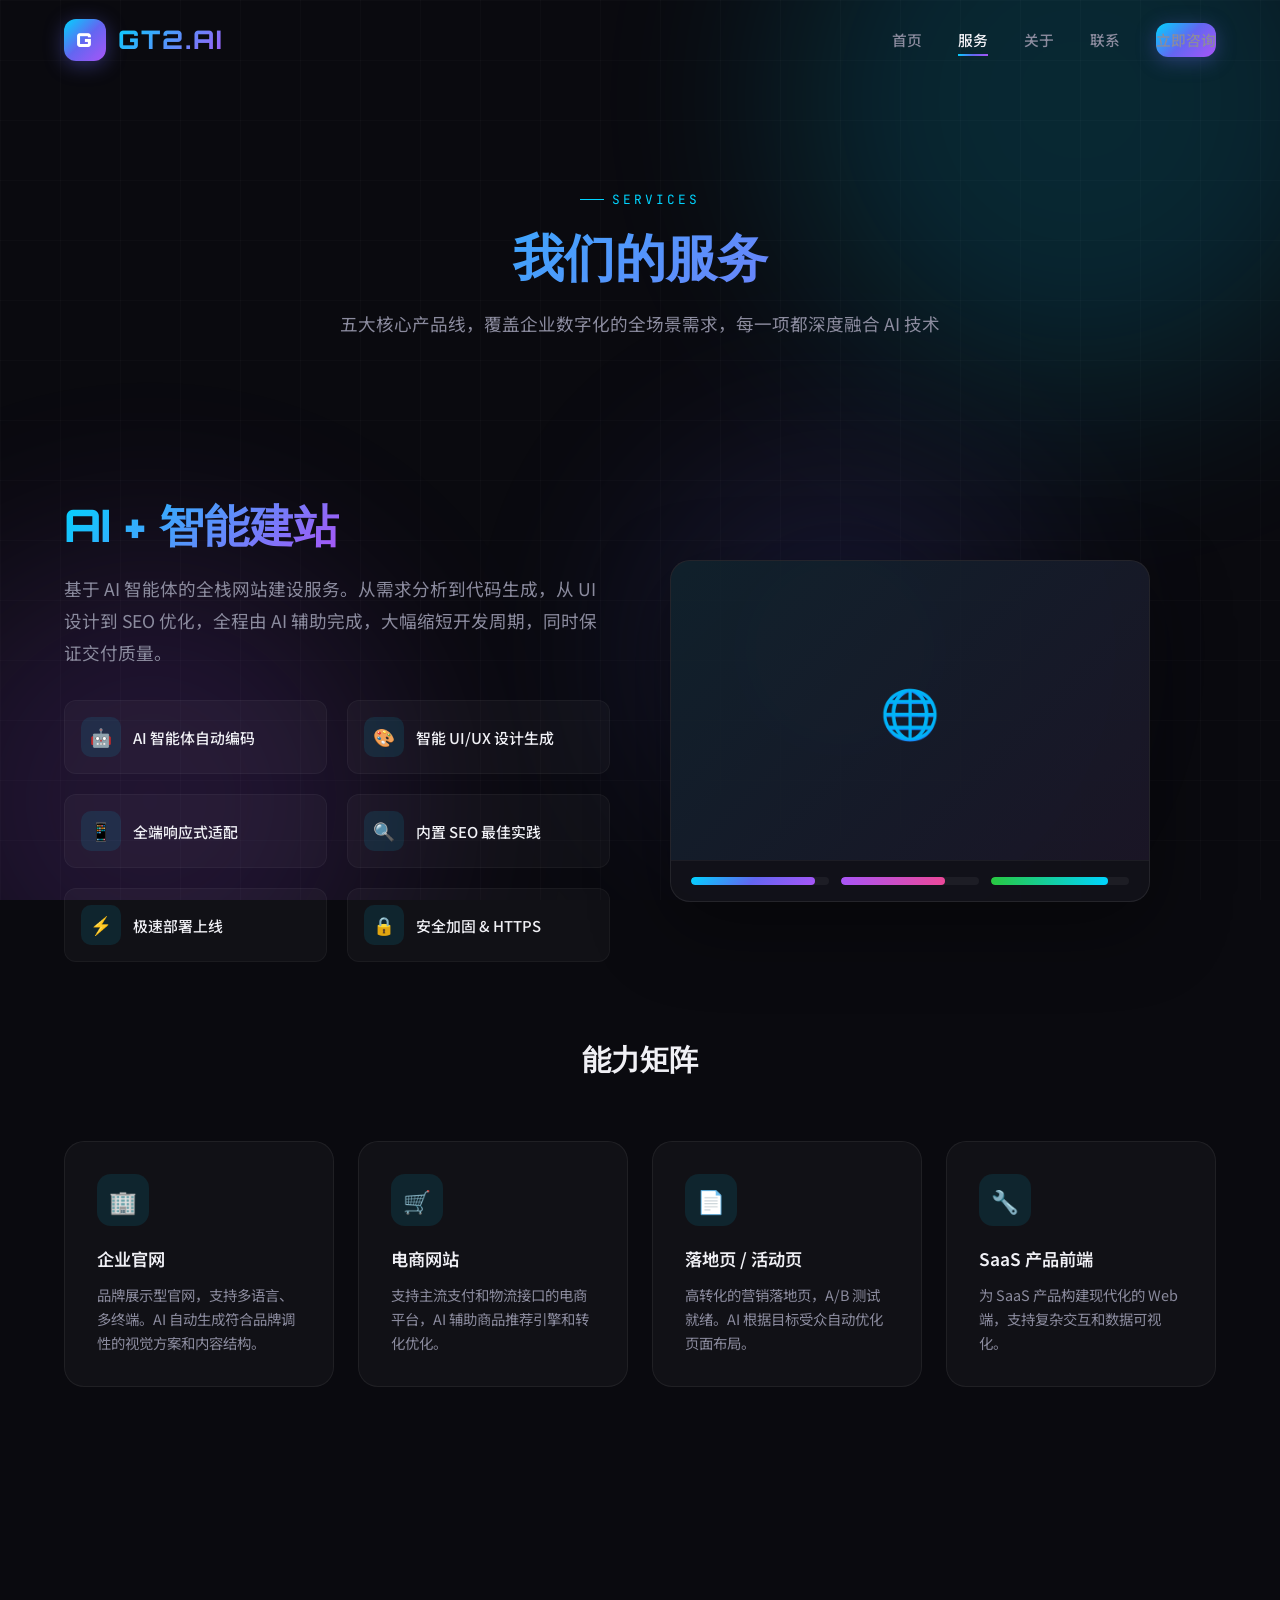
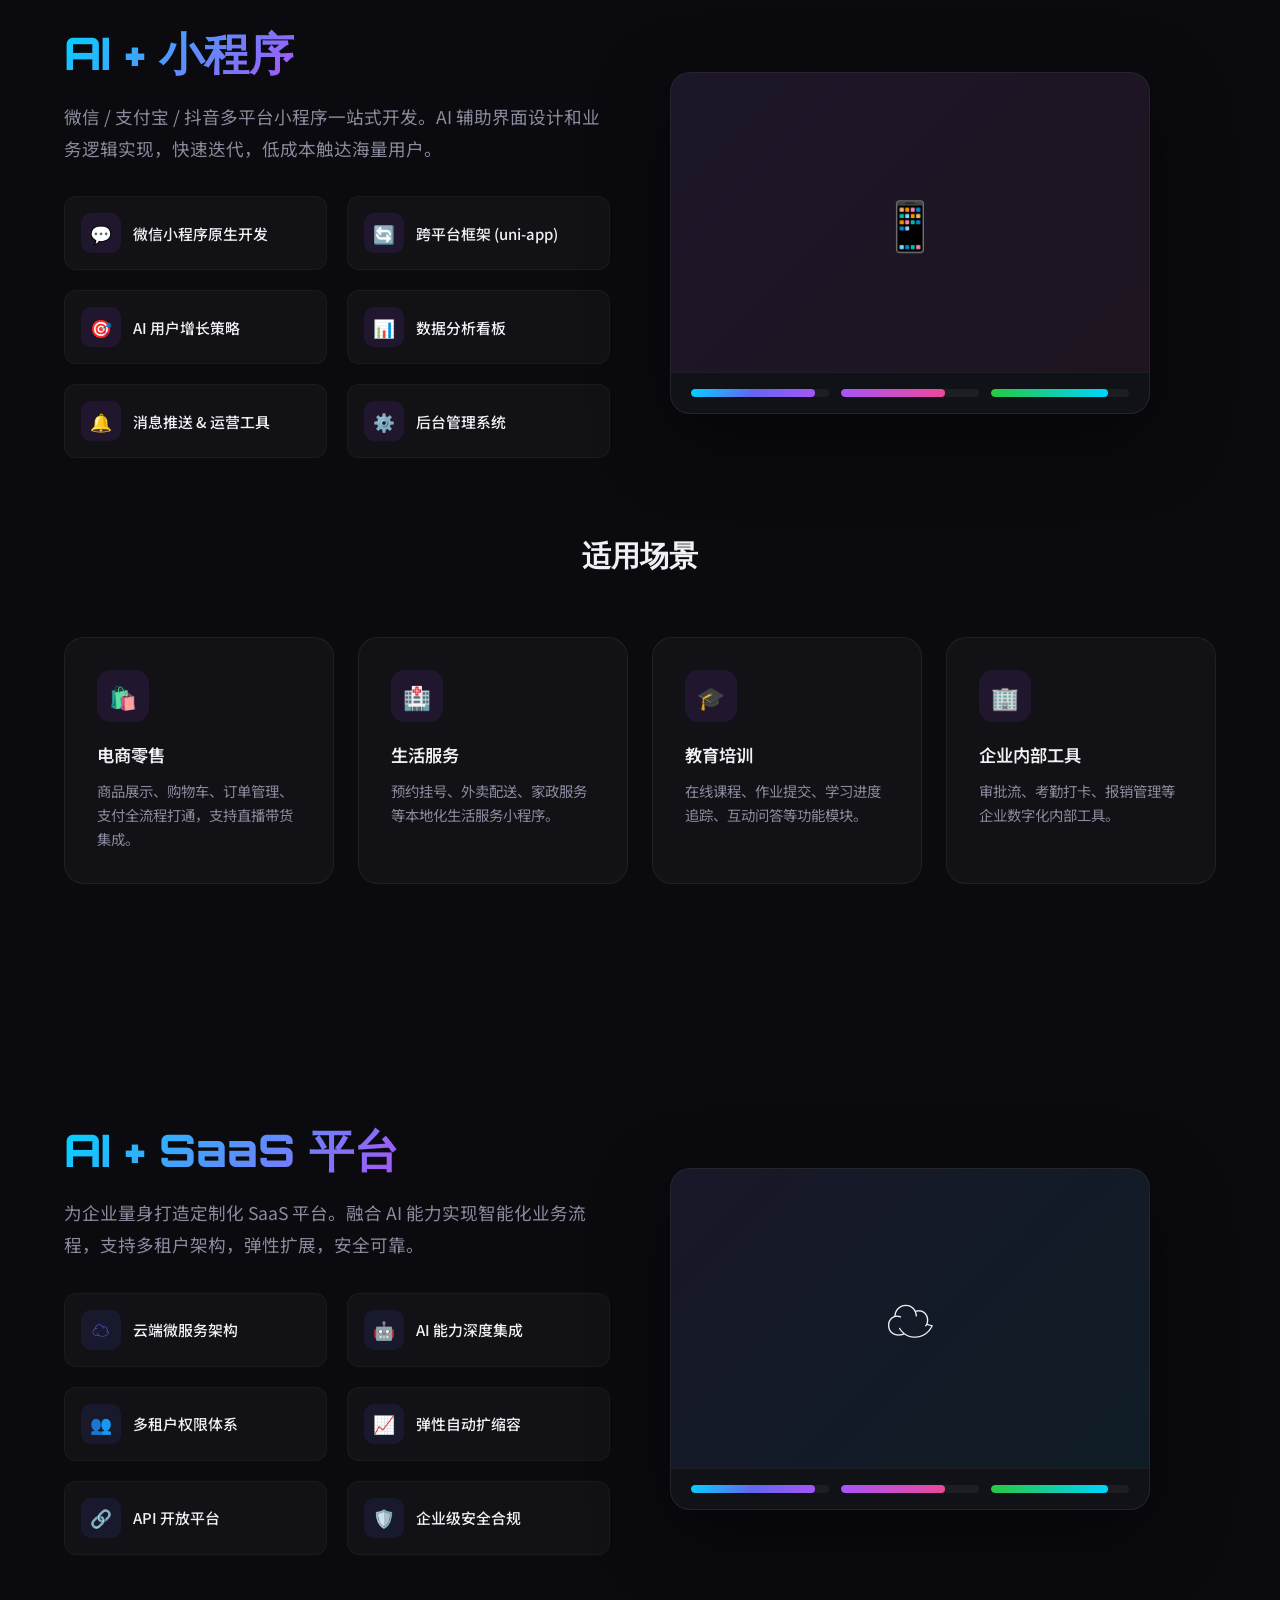
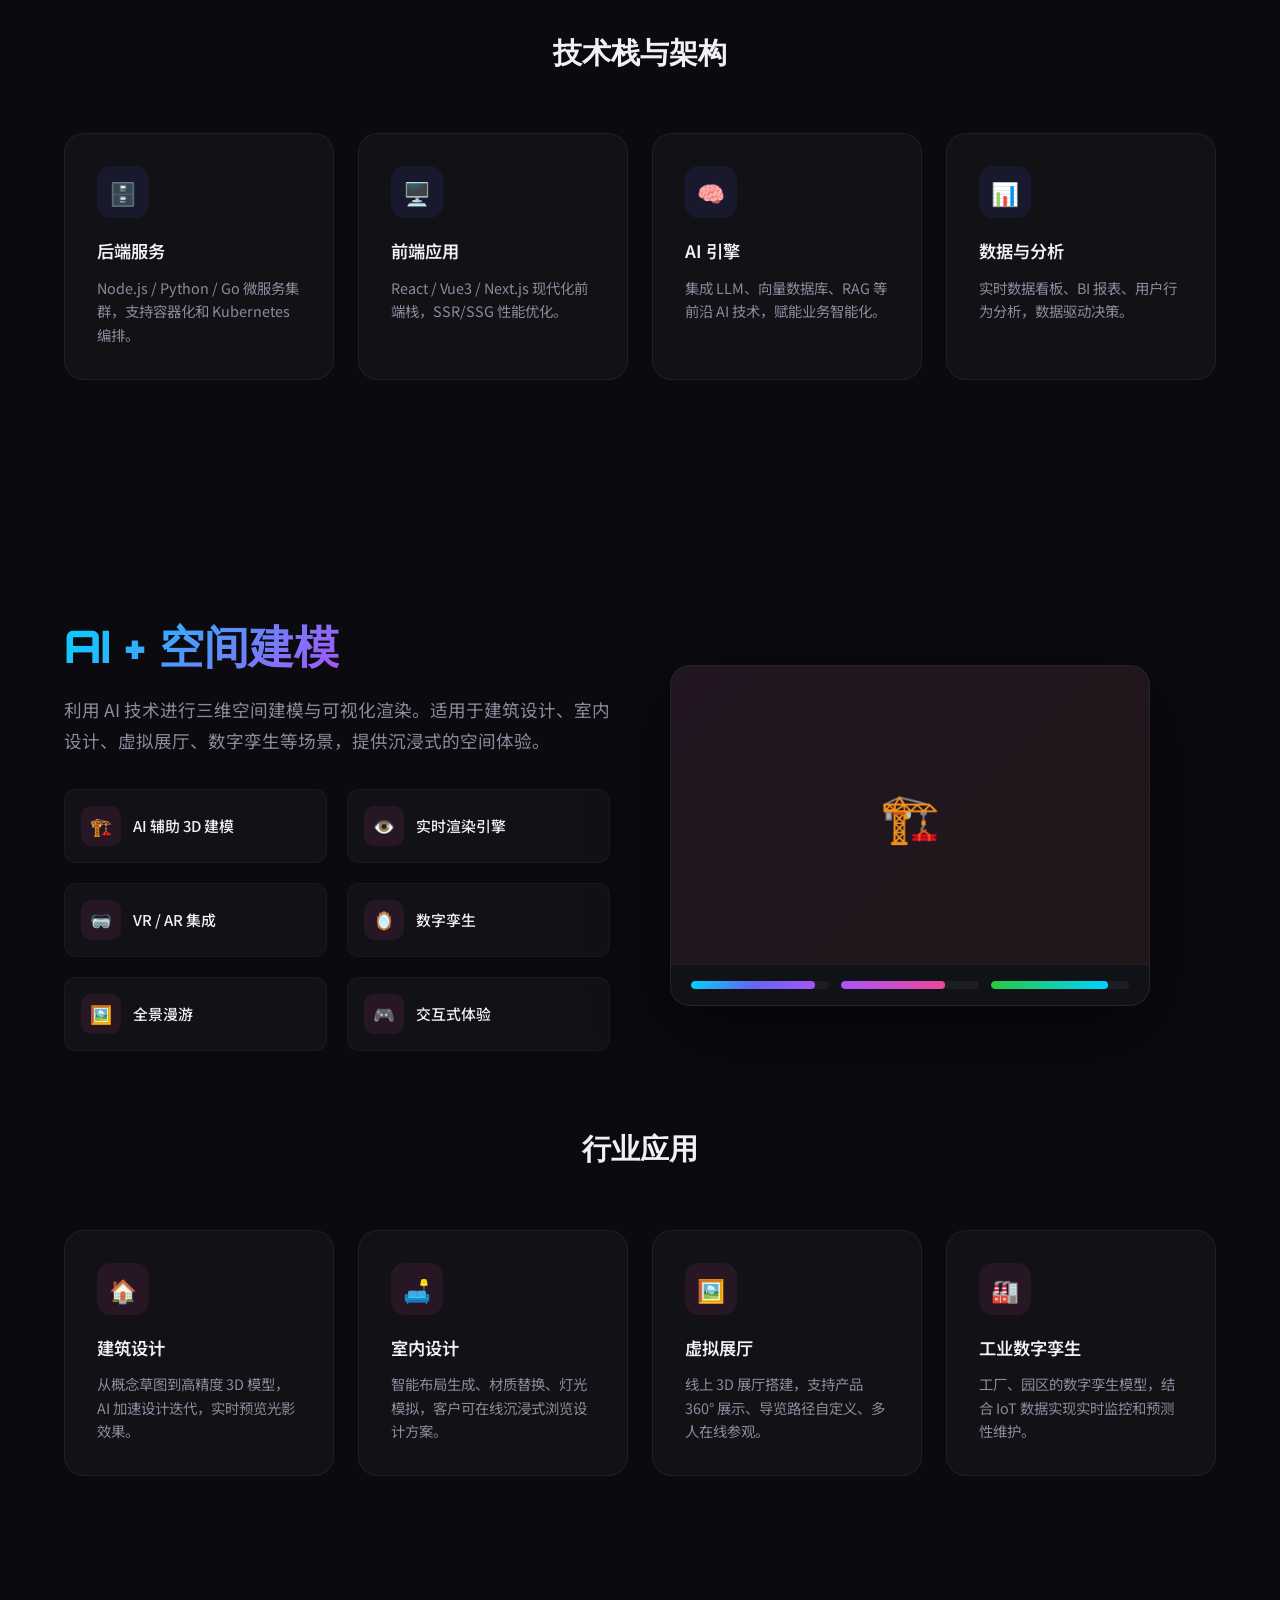
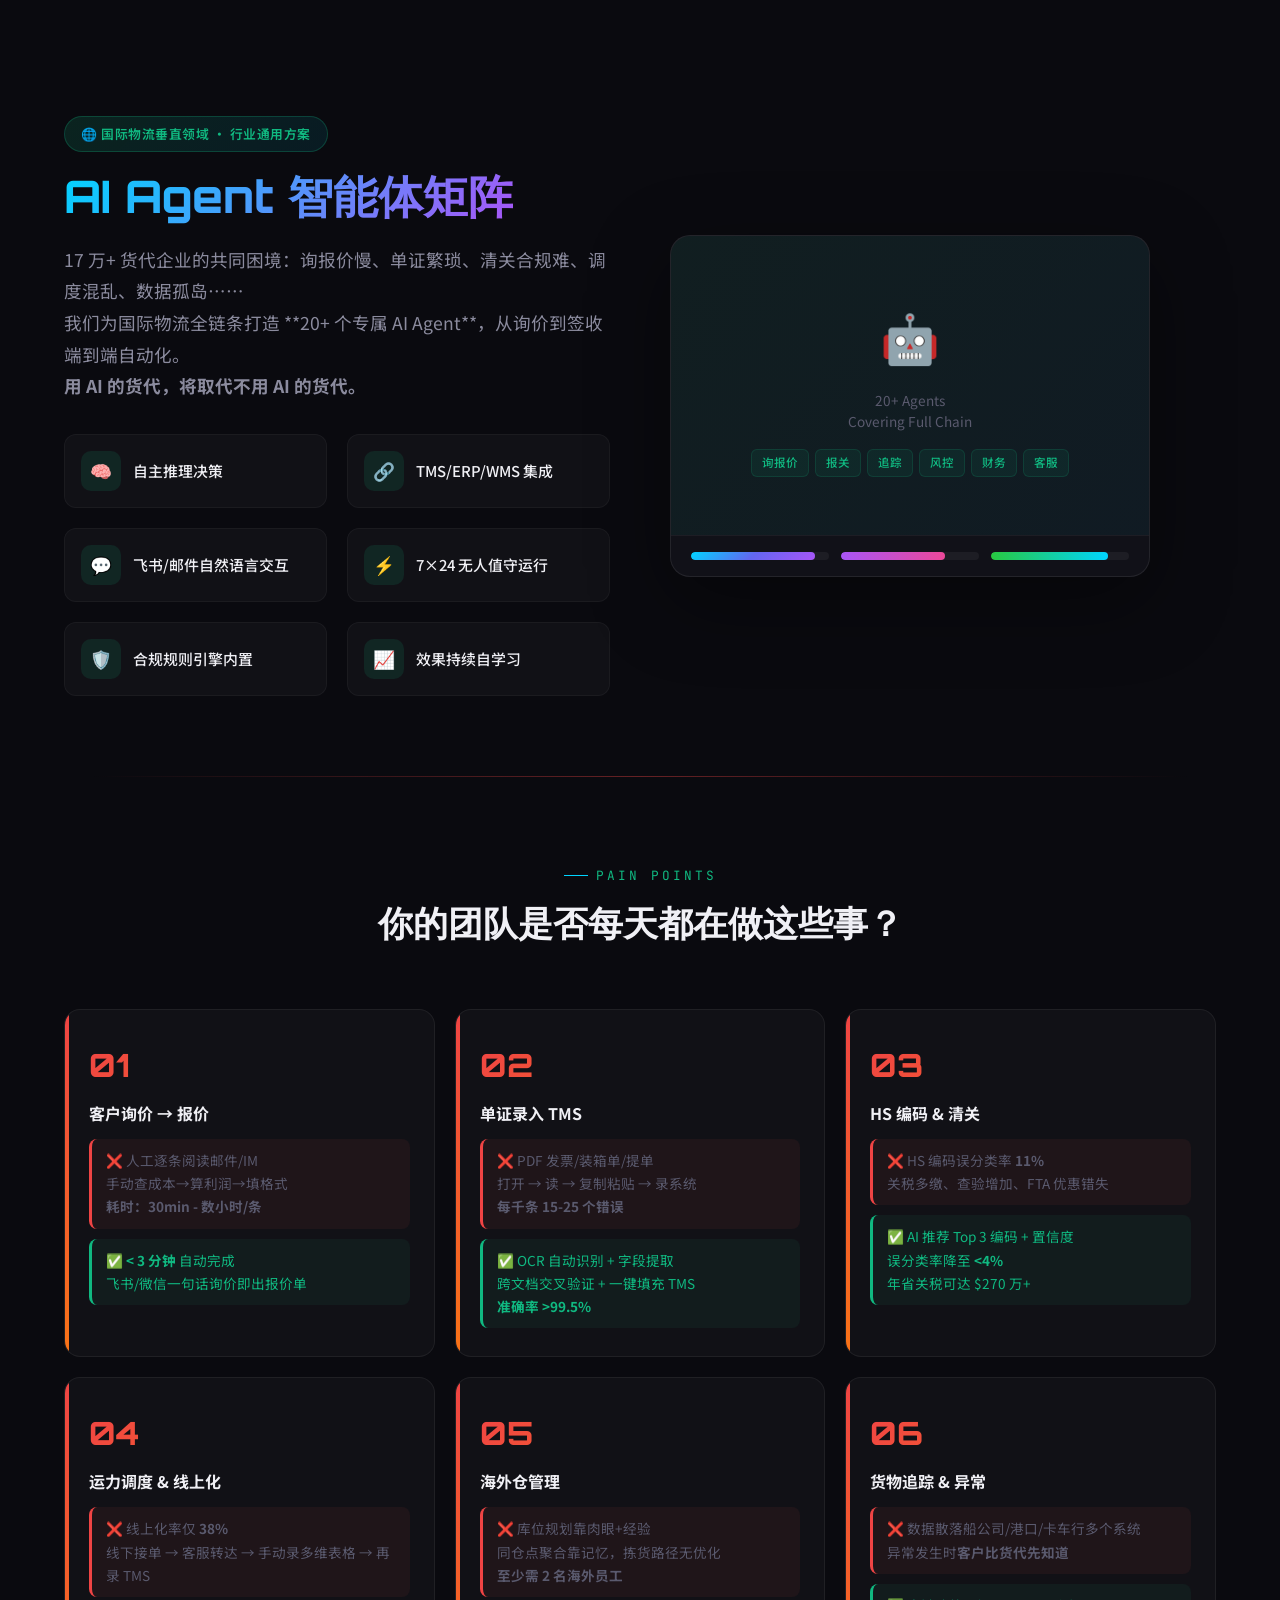
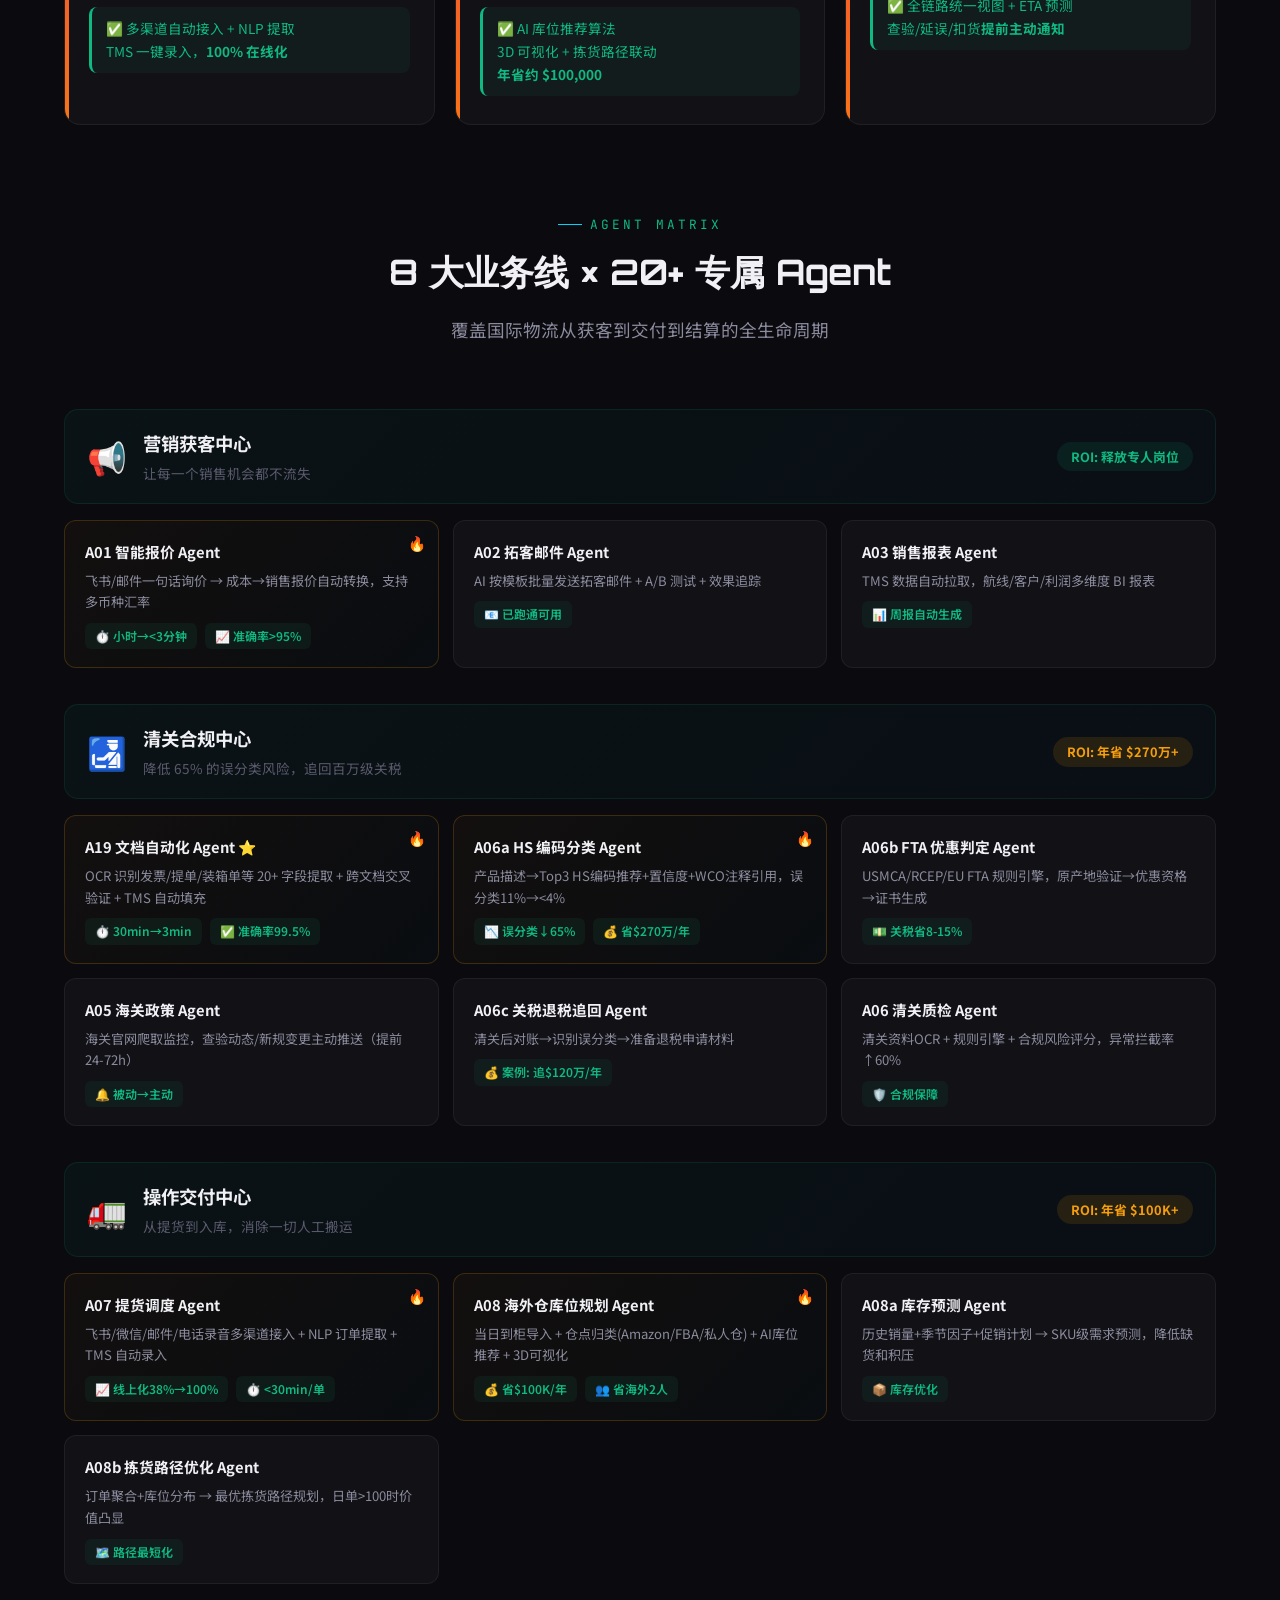
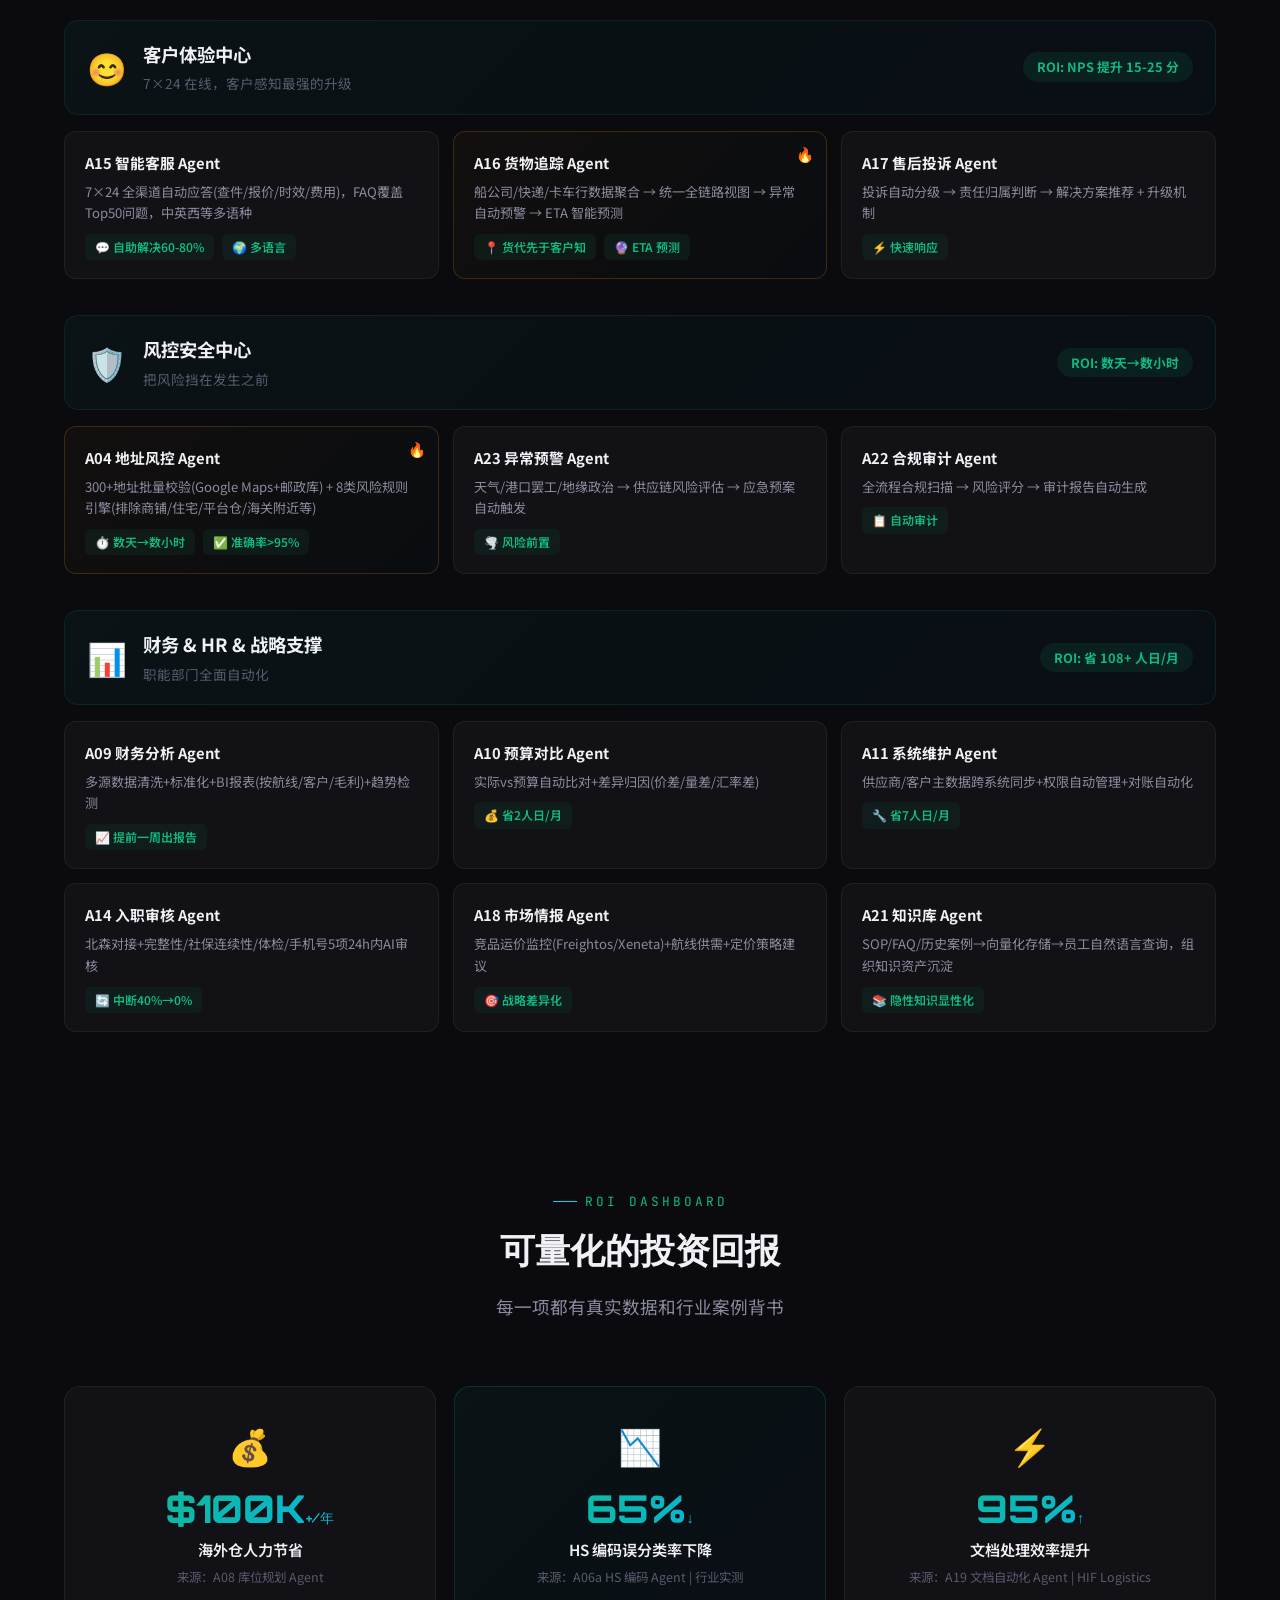
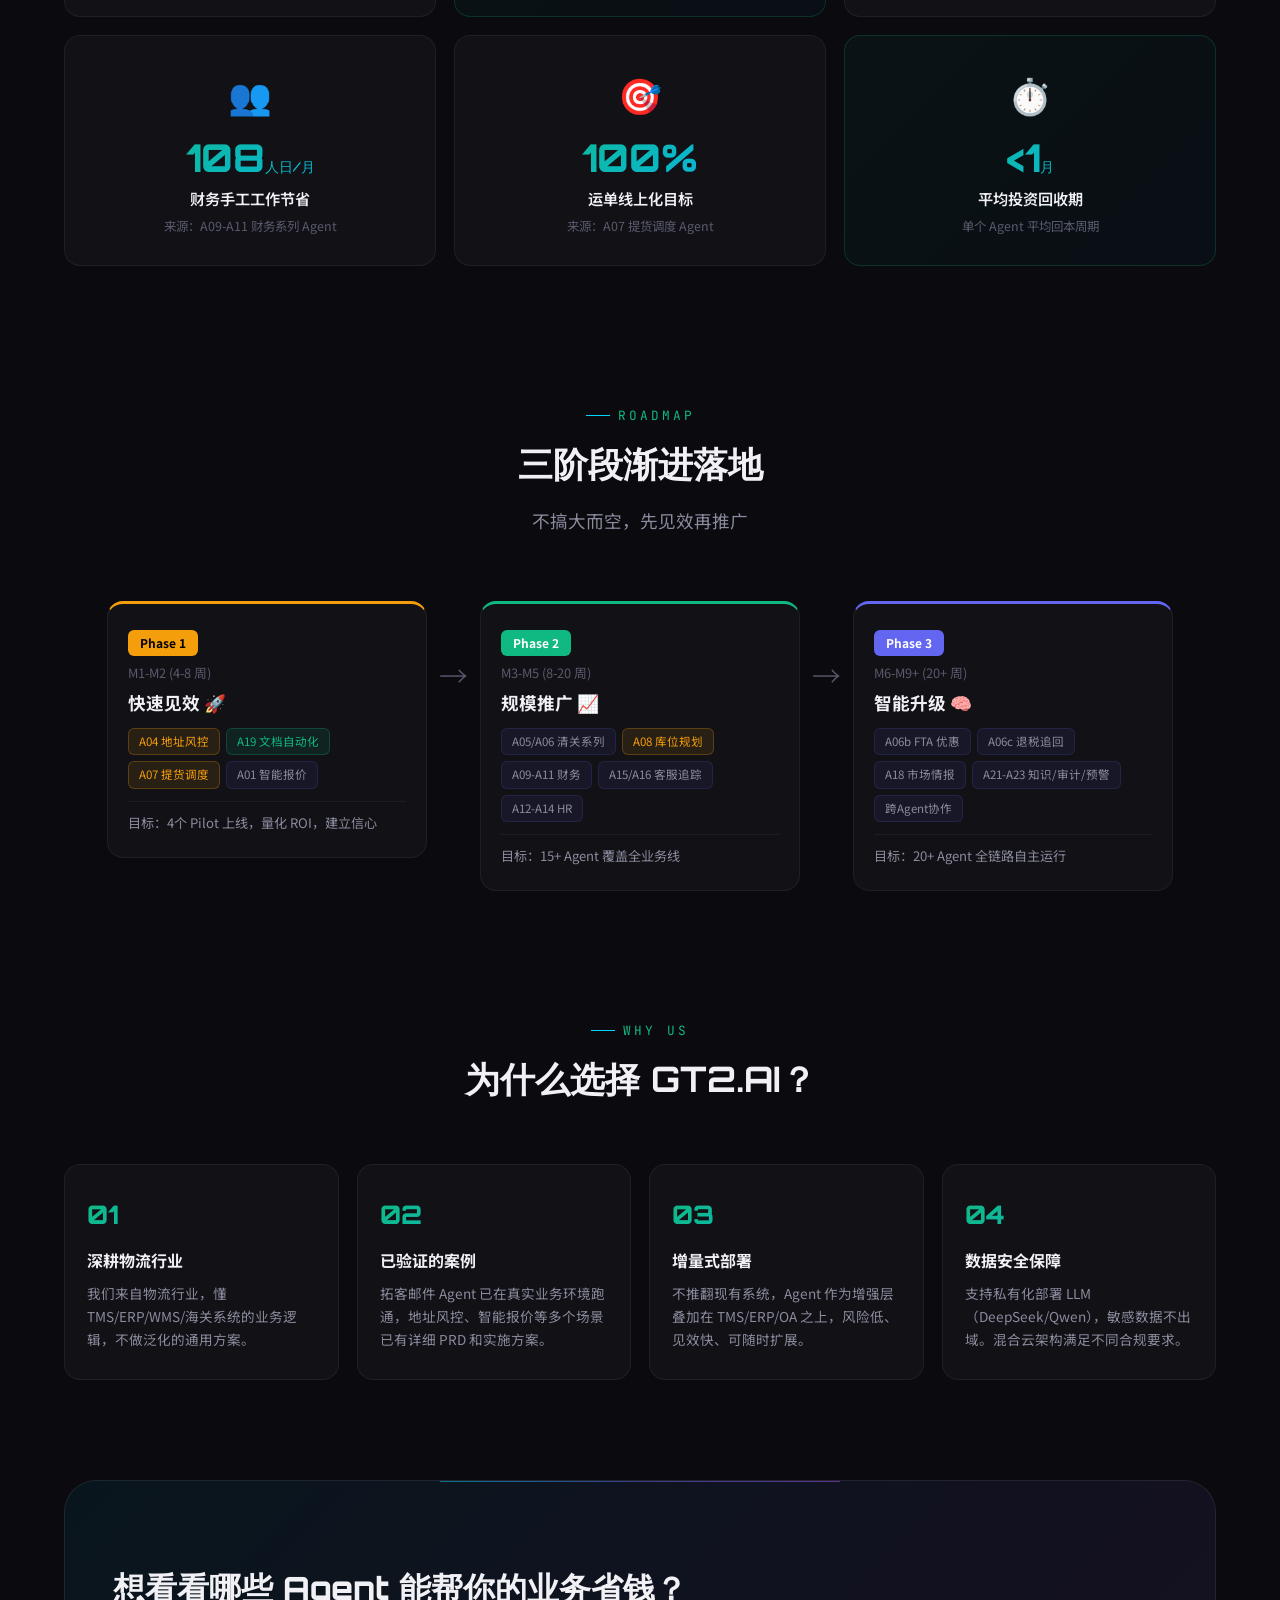
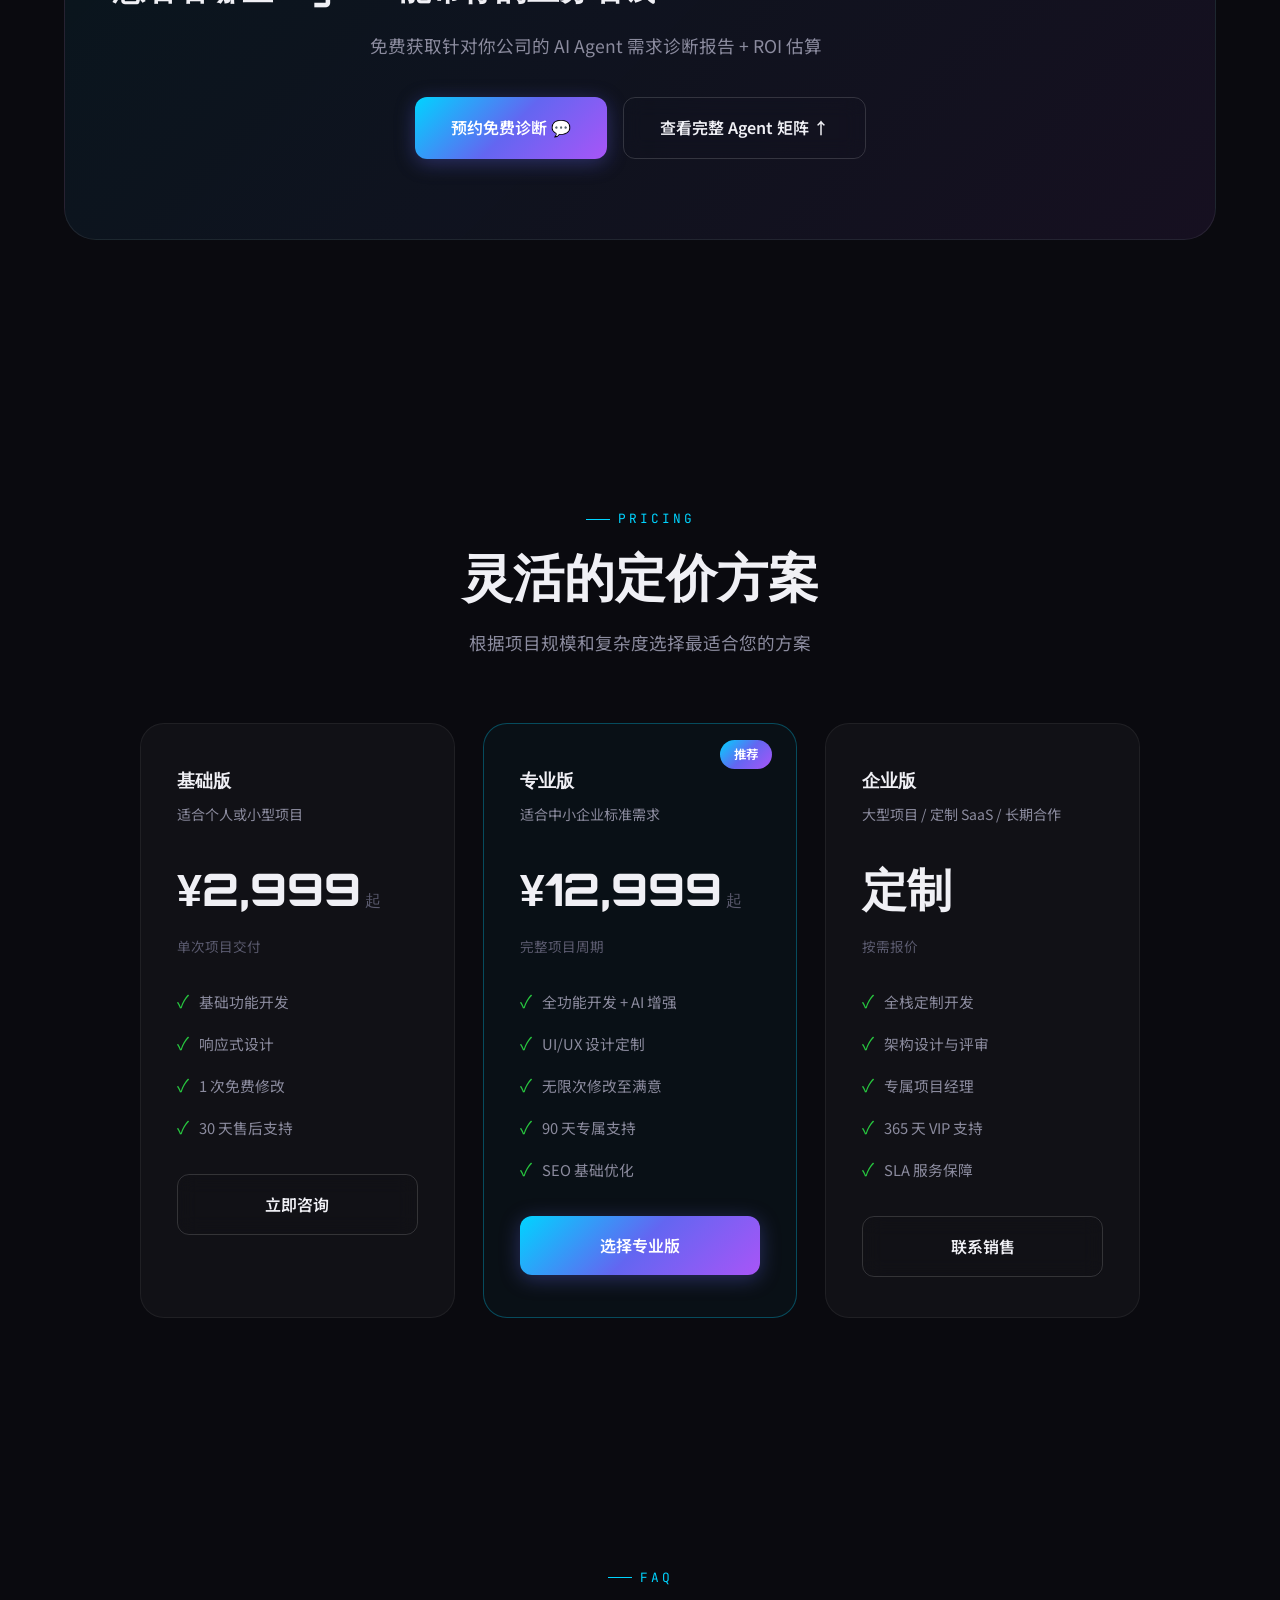
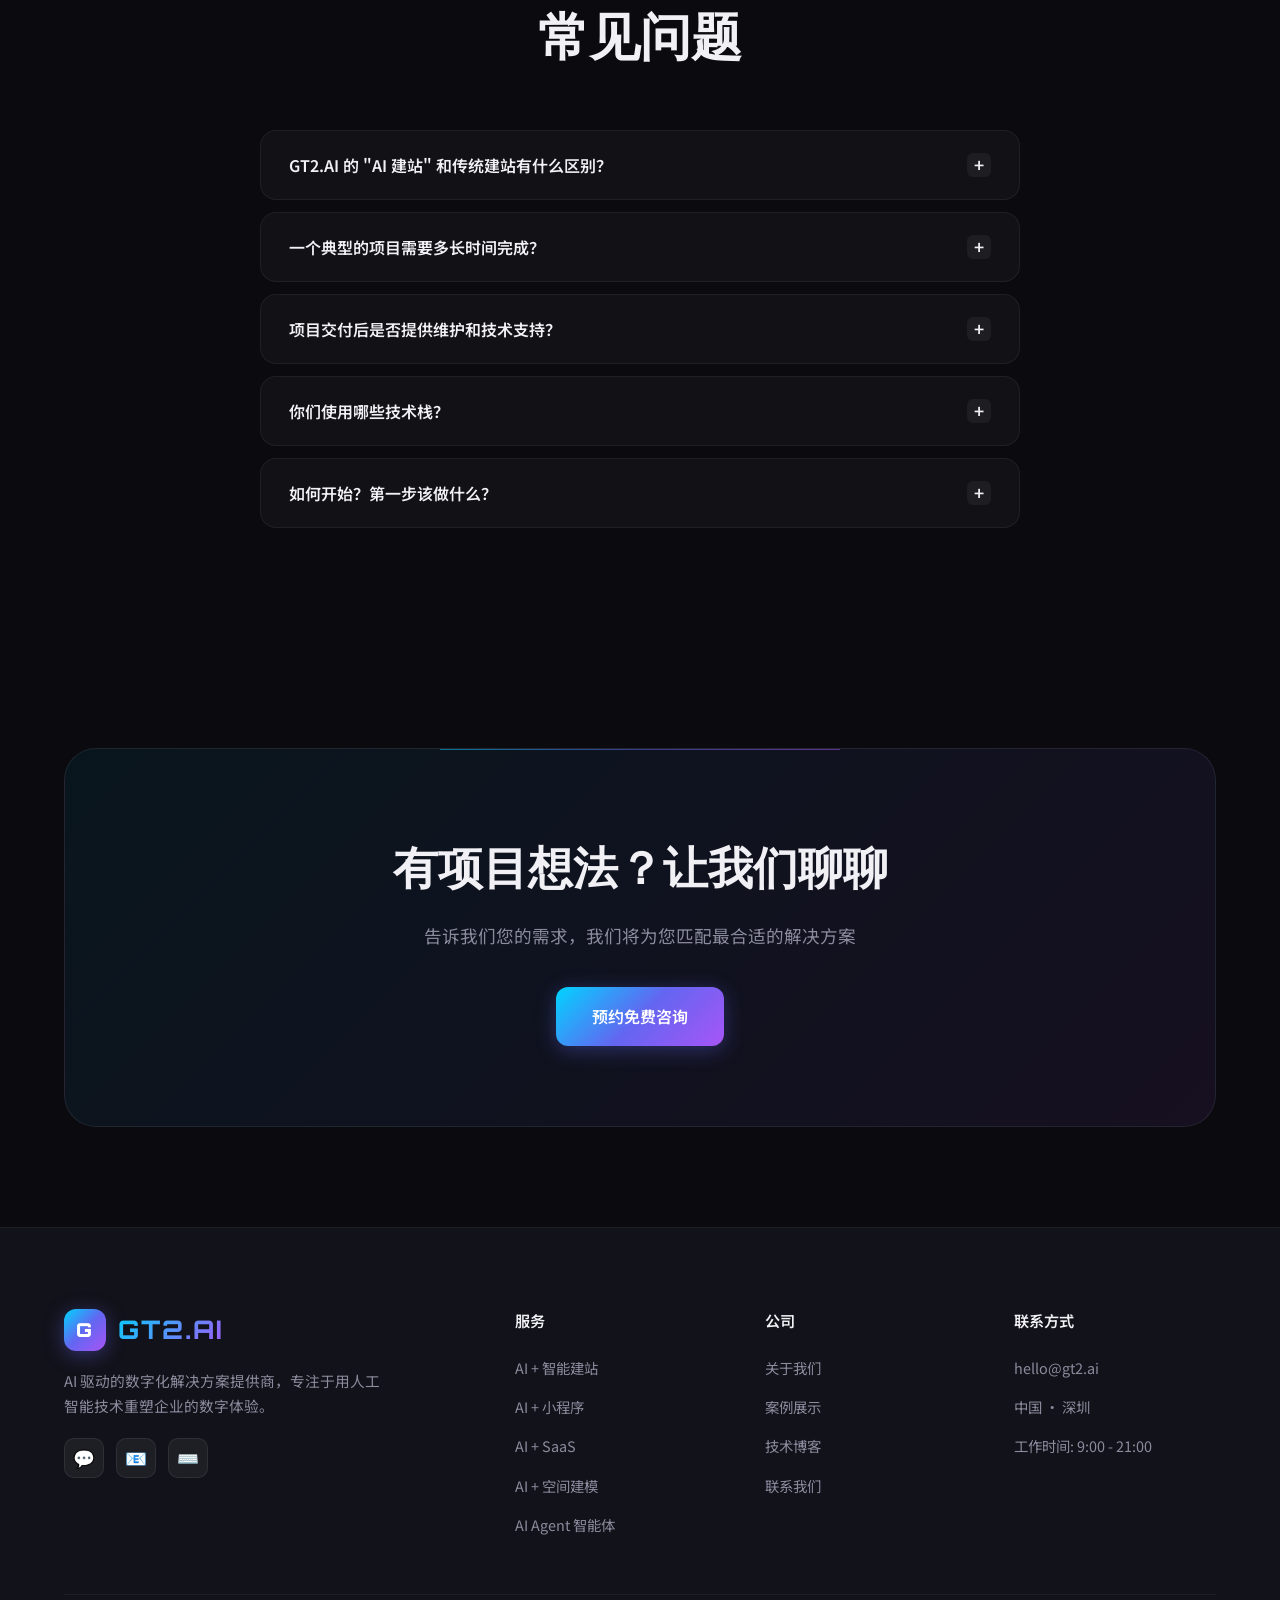
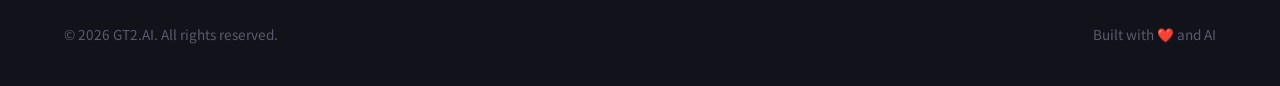
<file: services.html>
<!DOCTYPE html>
<html lang="zh-CN">
<head>
  <meta charset="UTF-8">
  <meta name="viewport" content="width=device-width, initial-scale=1.0">
  <title>服务 - GT2.AI | AI 驱动的数字化解决方案</title>
  <meta name="description" content="GT2.AI 提供AI建站、AI小程序、AI SaaS、AI空间建模、AI Agent智能体五大核心服务。">
  <link rel="stylesheet" href="css/style.css">
</head>
<body>

  <!-- Background -->
  <div class="bg-orbs"><div class="bg-orb bg-orb-1"></div><div class="bg-orb bg-orb-2"></div><div class="bg-orb bg-orb-3"></div></div>
  <div class="bg-grid"></div>

  <!-- Nav -->
  <nav class="navbar"><div class="container">
    <a href="index.html" class="nav-logo"><div class="logo-icon">G</div><span>GT2.AI</span></a>
    <ul class="nav-links">
      <li><a href="index.html">首页</a></li>
      <li><a href="services.html" class="active">服务</a></li>
      <li><a href="about.html">关于</a></li>
      <li><a href="contact.html">联系</a></li>
      <li><a href="contact.html" class="btn btn-primary nav-cta">立即咨询</a></li>
    </ul>
    <button class="nav-toggle" aria-label="菜单"><span></span><span></span><span></span></button>
  </div></nav>

  <div class="content-wrapper">

    <!-- Page Header -->
    <section class="page-header" id="services-top">
      <div class="container animate-on-scroll">
        <div class="section-label">Services</div>
        <h1 class="section-title gradient-text">我们的服务</h1>
        <p class="section-desc">五大核心产品线，覆盖企业数字化的全场景需求，每一项都深度融合 AI 技术</p>
      </div>
    </section>

    <!-- ==================== SERVICE 1: AI + 建站 ==================== -->
    <section class="service-detail" id="ai-build">
      <div class="container">
        <div class="sd-hero">
          <div class="sd-hero-content animate-on-scroll">
            <h1><span class="gradient-text">AI + 智能建站</span></h1>
            <p>基于 AI 智能体的全栈网站建设服务。从需求分析到代码生成，从 UI 设计到 SEO 优化，全程由 AI 辅助完成，大幅缩短开发周期，同时保证交付质量。</p>
            
            <div class="sd-feature-grid">
              <div class="sd-feature-item">
                <div class="sd-feature-icon">🤖</div>
                <span>AI 智能体自动编码</span>
              </div>
              <div class="sd-feature-item">
                <div class="sd-feature-icon">🎨</div>
                <span>智能 UI/UX 设计生成</span>
              </div>
              <div class="sd-feature-item">
                <div class="sd-feature-icon">📱</div>
                <span>全端响应式适配</span>
              </div>
              <div class="sd-feature-item">
                <div class="sd-feature-icon">🔍</div>
                <span>内置 SEO 最佳实践</span>
              </div>
              <div class="sd-feature-item">
                <div class="sd-feature-icon">⚡</div>
                <span>极速部署上线</span>
              </div>
              <div class="sd-feature-item">
                <div class="sd-feature-icon">🔒</div>
                <span>安全加固 & HTTPS</span>
              </div>
            </div>
          </div>
          
          <div class="sd-visual animate-on-scroll delay-2">
            <div class="sd-demo-panel">
              <div class="sd-demo-preview">🌐</div>
              <div class="sd-demo-bar">
                <div class="bar-item"><div class="bar-fill"></div></div>
                <div class="bar-item"><div class="bar-fill"></div></div>
                <div class="bar-item"><div class="bar-fill"></div></div>
              </div>
            </div>
          </div>
        </div>

        <!-- Capabilities -->
        <div class="detail-section">
          <div class="section-header animate-on-scroll">
            <h3 class="section-title" style="font-size:1.8rem;">能力矩阵</h3>
          </div>
          <div class="capability-list">
            <div class="capability-card animate-on-scroll delay-1">
              <div class="cap-icon si-1">🏢</div>
              <h4>企业官网</h4>
              <p>品牌展示型官网，支持多语言、多终端。AI 自动生成符合品牌调性的视觉方案和内容结构。</p>
            </div>
            <div class="capability-card animate-on-scroll delay-2">
              <div class="cap-icon si-1">🛒</div>
              <h4>电商网站</h4>
              <p>支持主流支付和物流接口的电商平台，AI 辅助商品推荐引擎和转化优化。</p>
            </div>
            <div class="capability-card animate-on-scroll delay-3">
              <div class="cap-icon si-1">📄</div>
              <h4>落地页 / 活动页</h4>
              <p>高转化的营销落地页，A/B 测试就绪。AI 根据目标受众自动优化页面布局。</p>
            </div>
            <div class="capability-card animate-on-scroll delay-4">
              <div class="cap-icon si-1">🔧</div>
              <h4>SaaS 产品前端</h4>
              <p>为 SaaS 产品构建现代化的 Web 端，支持复杂交互和数据可视化。</p>
            </div>
          </div>
        </div>
      </div>
    </section>

    <!-- ==================== SERVICE 2: AI + 小程序 ==================== -->
    <section class="service-detail" id="ai-miniapp">
      <div class="container">
        <div class="sd-hero">
          <div class="sd-hero-content animate-on-scroll">
            <h1><span class="gradient-text">AI + 小程序</span></h1>
            <p>微信 / 支付宝 / 抖音多平台小程序一站式开发。AI 辅助界面设计和业务逻辑实现，快速迭代，低成本触达海量用户。</p>
            
            <div class="sd-feature-grid">
              <div class="sd-feature-item">
                <div class="sd-feature-icon" style="background:rgba(168,85,247,0.1);color:var(--accent-purple);">💬</div>
                <span>微信小程序原生开发</span>
              </div>
              <div class="sd-feature-item">
                <div class="sd-feature-icon" style="background:rgba(168,85,247,0.1);color:var(--accent-purple);">🔄</div>
                <span>跨平台框架 (uni-app)</span>
              </div>
              <div class="sd-feature-item">
                <div class="sd-feature-icon" style="background:rgba(168,85,247,0.1);color:var(--accent-purple);">🎯</div>
                <span>AI 用户增长策略</span>
              </div>
              <div class="sd-feature-item">
                <div class="sd-feature-icon" style="background:rgba(168,85,247,0.1);color:var(--accent-purple);">📊</div>
                <span>数据分析看板</span>
              </div>
              <div class="sd-feature-item">
                <div class="sd-feature-icon" style="background:rgba(168,85,247,0.1);color:var(--accent-purple);">🔔</div>
                <span>消息推送 & 运营工具</span>
              </div>
              <div class="sd-feature-item">
                <div class="sd-feature-icon" style="background:rgba(168,85,247,0.1);color:var(--accent-purple);">⚙️</div>
                <span>后台管理系统</span>
              </div>
            </div>
          </div>
          
          <div class="sd-visual animate-on-scroll delay-2">
            <div class="sd-demo-panel">
              <div class="sd-demo-preview" style="background:linear-gradient(135deg,rgba(168,85,247,0.08),rgba(236,72,153,0.06));">📱</div>
              <div class="sd-demo-bar">
                <div class="bar-item"><div class="bar-fill"></div></div>
                <div class="bar-item"><div class="bar-fill"></div></div>
                <div class="bar-item"><div class="bar-fill"></div></div>
              </div>
            </div>
          </div>
        </div>

        <div class="detail-section">
          <div class="section-header animate-on-scroll">
            <h3 class="section-title" style="font-size:1.8rem;">适用场景</h3>
          </div>
          <div class="capability-list">
            <div class="capability-card animate-on-scroll delay-1">
              <div class="cap-icon si-2">🛍️</div>
              <h4>电商零售</h4>
              <p>商品展示、购物车、订单管理、支付全流程打通，支持直播带货集成。</p>
            </div>
            <div class="capability-card animate-on-scroll delay-2">
              <div class="cap-icon si-2">🏥</div>
              <h4>生活服务</h4>
              <p>预约挂号、外卖配送、家政服务等本地化生活服务小程序。</p>
            </div>
            <div class="capability-card animate-on-scroll delay-3">
              <div class="cap-icon si-2">🎓</div>
              <h4>教育培训</h4>
              <p>在线课程、作业提交、学习进度追踪、互动问答等功能模块。</p>
            </div>
            <div class="capability-card animate-on-scroll delay-4">
              <div class="cap-icon si-2">🏢</div>
              <h4>企业内部工具</h4>
              <p>审批流、考勤打卡、报销管理等企业数字化内部工具。</p>
            </div>
          </div>
        </div>
      </div>
    </section>

    <!-- ==================== SERVICE 3: AI + SaaS ==================== -->
    <section class="service-detail" id="ai-saas">
      <div class="container">
        <div class="sd-hero">
          <div class="sd-hero-content animate-on-scroll">
            <h1><span class="gradient-text">AI + SaaS 平台</span></h1>
            <p>为企业量身打造定制化 SaaS 平台。融合 AI 能力实现智能化业务流程，支持多租户架构，弹性扩展，安全可靠。</p>
            
            <div class="sd-feature-grid">
              <div class="sd-feature-item">
                <div class="sd-feature-icon" style="background:rgba(99,102,241,0.1);color:var(--accent-blue);">☁️</div>
                <span>云端微服务架构</span>
              </div>
              <div class="sd-feature-item">
                <div class="sd-feature-icon" style="background:rgba(99,102,241,0.1);color:var(--accent-blue);">🤖</div>
                <span>AI 能力深度集成</span>
              </div>
              <div class="sd-feature-item">
                <div class="sd-feature-icon" style="background:rgba(99,102,241,0.1);color:var(--accent-blue);">👥</div>
                <span>多租户权限体系</span>
              </div>
              <div class="sd-feature-item">
                <div class="sd-feature-icon" style="background:rgba(99,102,241,0.1);color:var(--accent-blue);">📈</div>
                <span>弹性自动扩缩容</span>
              </div>
              <div class="sd-feature-item">
                <div class="sd-feature-icon" style="background:rgba(99,102,241,0.1);color:var(--accent-blue);">🔗</div>
                <span>API 开放平台</span>
              </div>
              <div class="sd-feature-item">
                <div class="sd-feature-icon" style="background:rgba(99,102,241,0.1);color:var(--accent-blue);">🛡️</div>
                <span>企业级安全合规</span>
              </div>
            </div>
          </div>
          
          <div class="sd-visual animate-on-scroll delay-2">
            <div class="sd-demo-panel">
              <div class="sd-demo-preview" style="background:linear-gradient(135deg,rgba(99,102,241,0.08),rgba(0,212,255,0.06));">☁️</div>
              <div class="sd-demo-bar">
                <div class="bar-item"><div class="bar-fill"></div></div>
                <div class="bar-item"><div class="bar-fill"></div></div>
                <div class="bar-item"><div class="bar-fill"></div></div>
              </div>
            </div>
          </div>
        </div>

        <div class="detail-section">
          <div class="section-header animate-on-scroll">
            <h3 class="section-title" style="font-size:1.8rem;">技术栈与架构</h3>
          </div>
          <div class="capability-list">
            <div class="capability-card animate-on-scroll delay-1">
              <div class="cap-icon si-3">🗄️</div>
              <h4>后端服务</h4>
              <p>Node.js / Python / Go 微服务集群，支持容器化和 Kubernetes 编排。</p>
            </div>
            <div class="capability-card animate-on-scroll delay-2">
              <div class="cap-icon si-3">🖥️</div>
              <h4>前端应用</h4>
              <p>React / Vue3 / Next.js 现代化前端栈，SSR/SSG 性能优化。</p>
            </div>
            <div class="capability-card animate-on-scroll delay-3">
              <div class="cap-icon si-3">🧠</div>
              <h4>AI 引擎</h4>
              <p>集成 LLM、向量数据库、RAG 等前沿 AI 技术，赋能业务智能化。</p>
            </div>
            <div class="capability-card animate-on-scroll delay-4">
              <div class="cap-icon si-3">📊</div>
              <h4>数据与分析</h4>
              <p>实时数据看板、BI 报表、用户行为分析，数据驱动决策。</p>
            </div>
          </div>
        </div>
      </div>
    </section>

    <!-- ==================== SERVICE 4: AI + 空间建模 ==================== -->
    <section class="service-detail" id="ai-modeling">
      <div class="container">
        <div class="sd-hero">
          <div class="sd-hero-content animate-on-scroll">
            <h1><span class="gradient-text">AI + 空间建模</span></h1>
            <p>利用 AI 技术进行三维空间建模与可视化渲染。适用于建筑设计、室内设计、虚拟展厅、数字孪生等场景，提供沉浸式的空间体验。</p>
            
            <div class="sd-feature-grid">
              <div class="sd-feature-item">
                <div class="sd-feature-icon" style="background:rgba(236,72,153,0.1);color:var(--accent-pink);">🏗️</div>
                <span>AI 辅助 3D 建模</span>
              </div>
              <div class="sd-feature-item">
                <div class="sd-feature-icon" style="background:rgba(236,72,153,0.1);color:var(--accent-pink);">👁️</div>
                <span>实时渲染引擎</span>
              </div>
              <div class="sd-feature-item">
                <div class="sd-feature-icon" style="background:rgba(236,72,153,0.1);color:var(--accent-pink);">🥽</div>
                <span>VR / AR 集成</span>
              </div>
              <div class="sd-feature-item">
                <div class="sd-feature-icon" style="background:rgba(236,72,153,0.1);color:var(--accent-pink);">🪞</div>
                <span>数字孪生</span>
              </div>
              <div class="sd-feature-item">
                <div class="sd-feature-icon" style="background:rgba(236,72,153,0.1);color:var(--accent-pink);">🖼️</div>
                <span>全景漫游</span>
              </div>
              <div class="sd-feature-item">
                <div class="sd-feature-icon" style="background:rgba(236,72,153,0.1);color:var(--accent-pink);">🎮</div>
                <span>交互式体验</span>
              </div>
            </div>
          </div>
          
          <div class="sd-visual animate-on-scroll delay-2">
            <div class="sd-demo-panel">
              <div class="sd-demo-preview" style="background:linear-gradient(135deg,rgba(236,72,153,0.08),rgba(249,115,22,0.06));">🏗️</div>
              <div class="sd-demo-bar">
                <div class="bar-item"><div class="bar-fill"></div></div>
                <div class="bar-item"><div class="bar-fill"></div></div>
                <div class="bar-item"><div class="bar-fill"></div></div>
              </div>
            </div>
          </div>
        </div>

        <div class="detail-section">
          <div class="section-header animate-on-scroll">
            <h3 class="section-title" style="font-size:1.8rem;">行业应用</h3>
          </div>
          <div class="capability-list">
            <div class="capability-card animate-on-scroll delay-1">
              <div class="cap-icon si-4">🏠</div>
              <h4>建筑设计</h4>
              <p>从概念草图到高精度 3D 模型，AI 加速设计迭代，实时预览光影效果。</p>
            </div>
            <div class="capability-card animate-on-scroll delay-2">
              <div class="cap-icon si-4">🛋️</div>
              <h4>室内设计</h4>
              <p>智能布局生成、材质替换、灯光模拟，客户可在线沉浸式浏览设计方案。</p>
            </div>
            <div class="capability-card animate-on-scroll delay-3">
              <div class="cap-icon si-4">🖼️</div>
              <h4>虚拟展厅</h4>
              <p>线上 3D 展厅搭建，支持产品 360° 展示、导览路径自定义、多人在线参观。</p>
            </div>
            <div class="capability-card animate-on-scroll delay-4">
              <div class="cap-icon si-4">🏭</div>
              <h4>工业数字孪生</h4>
              <p>工厂、园区的数字孪生模型，结合 IoT 数据实现实时监控和预测性维护。</p>
            </div>
          </div>
        </div>
      </div>
    </section>

    <!-- ==================== SERVICE 5: AI Agent - 物流供应链 ==================== -->
    <section class="service-detail" id="ai-agent">

      <!-- ===== Hero 区域：痛点共鸣 + 解决方案定位 ===== -->
      <div class="container">
        <div class="sd-hero">
          <div class="sd-hero-content animate-on-scroll">
            <div class="agent-badge">🌐 国际物流垂直领域 · 行业通用方案</div>
            <h1><span class="gradient-text" style="font-size:clamp(1.8rem,4vw,2.8rem);">AI Agent 智能体矩阵</span></h1>
            <p class="agent-hero-desc">17 万+ 货代企业的共同困境：询报价慢、单证繁琐、清关合规难、调度混乱、数据孤岛……<br>我们为国际物流全链条打造 **20+ 个专属 AI Agent**，从询价到签收端到端自动化。<br><strong>用 AI 的货代，将取代不用 AI 的货代。</strong></p>

            <div class="sd-feature-grid">
              <div class="sd-feature-item"><div class="sd-feature-icon" style="background:rgba(16,185,129,0.12);color:#10b981;">🧠</div><span>自主推理决策</span></div>
              <div class="sd-feature-item"><div class="sd-feature-icon" style="background:rgba(16,185,129,0.12);color:#10b981;">🔗</div><span>TMS/ERP/WMS 集成</span></div>
              <div class="sd-feature-item"><div class="sd-feature-icon" style="background:rgba(16,185,129,0.12);color:#10b981;">💬</div><span>飞书/邮件自然语言交互</span></div>
              <div class="sd-feature-item"><div class="sd-feature-icon" style="background:rgba(16,185,129,0.12);color:#10b981;">⚡</div><span>7×24 无人值守运行</span></div>
              <div class="sd-feature-item"><div class="sd-feature-icon" style="background:rgba(16,185,129,0.12);color:#10b981;">🛡️</div><span>合规规则引擎内置</span></div>
              <div class="sd-feature-item"><div class="sd-feature-icon" style="background:rgba(16,185,129,0.12);color:#10b981;">📈</div><span>效果持续自学习</span></div>
            </div>
          </div>

          <div class="sd-visual animate-on-scroll delay-2">
            <div class="sd-demo-panel">
              <div class="sd-demo-preview" style="background:linear-gradient(135deg,rgba(16,185,129,0.08),rgba(6,182,212,0.06));display:flex;flex-direction:column;align-items:center;justify-content:center;padding:30px;gap:14px;">
                <div style="font-size:3rem;">🤖</div>
                <div style="font-size:0.85rem;color:var(--text-muted);text-align:center;line-height:1.5;">20+ Agents<br>Covering Full Chain</div>
                <div style="display:flex;gap:6px;margin-top:4px;flex-wrap:wrap;justify-content:center;">
                  <span class="logistics-tag">询报价</span><span class="logistics-tag">报关</span><span class="logistics-tag">追踪</span>
                  <span class="logistics-tag">风控</span><span class="logistics-tag">财务</span><span class="logistics-tag">客服</span>
                </div>
              </div>
              <div class="sd-demo-bar"><div class="bar-item"><div class="bar-fill"></div></div><div class="bar-item"><div class="bar-fill"></div></div><div class="bar-item"><div class="bar-fill"></div></div></div>
            </div>
          </div>
        </div>

      </div><!-- /container hero -->

      <!-- ===== 痛点冲击：数字说话 ===== -->
      <div class="pain-shock-section">
        <div class="container">
          <div class="section-header animate-on-scroll">
            <div class="section-label" style="color:var(--accent-green);">Pain Points</div>
            <h2 class="section-title" style="font-size:clamp(1.6rem,3vw,2.2rem);">你的团队是否每天都在做这些事？</h2>
          </div>
          <div class="pain-grid">
            <div class="pain-card animate-on-scroll delay-1">
              <div class="pain-number">01</div>
              <div class="pain-title">客户询价 → 报价</div>
              <div class="pain-now">❌ 人工逐条阅读邮件/IM<br>手动查成本→算利润→填格式<br><strong>耗时：30min - 数小时/条</strong></div>
              <div class="pain-after">✅ <strong>&lt; 3 分钟</strong> 自动完成<br>飞书/微信一句话询价即出报价单</div>
            </div>
            <div class="pain-card animate-on-scroll delay-2">
              <div class="pain-number">02</div>
              <div class="pain-title">单证录入 TMS</div>
              <div class="pain-now">❌ PDF 发票/装箱单/提单<br>打开 → 读 → 复制粘贴 → 录系统<br><strong>每千条 15-25 个错误</strong></div>
              <div class="pain-after">✅ OCR 自动识别 + 字段提取<br>跨文档交叉验证 + 一键填充 TMS<br><strong>准确率 &gt;99.5%</strong></div>
            </div>
            <div class="pain-card animate-on-scroll delay-3">
              <div class="pain-number">03</div>
              <div class="pain-title">HS 编码 & 清关</div>
              <div class="pain-now">❌ HS 编码误分类率 <strong>11%</strong><br>关税多缴、查验增加、FTA 优惠错失</div>
              <div class="pain-after">✅ AI 推荐 Top 3 编码 + 置信度<br>误分类率降至 <strong>&lt;4%</strong><br>年省关税可达 $270 万+</div>
            </div>
            <div class="pain-card animate-on-scroll delay-4">
              <div class="pain-number">04</div>
              <div class="pain-title">运力调度 & 线上化</div>
              <div class="pain-now">❌ 线上化率仅 <strong>38%</strong><br>线下接单 → 客服转达 → 手动录多维表格 → 再录 TMS</div>
              <div class="pain-after">✅ 多渠道自动接入 + NLP 提取<br>TMS 一键录入，<strong>100% 在线化</strong></div>
            </div>
            <div class="pain-card animate-on-scroll delay-1">
              <div class="pain-number">05</div>
              <div class="pain-title">海外仓管理</div>
              <div class="pain-now">❌ 库位规划靠肉眼+经验<br>同仓点聚合靠记忆，拣货路径无优化<br><strong>至少需 2 名海外员工</strong></div>
              <div class="pain-after">✅ AI 库位推荐算法<br>3D 可视化 + 拣货路径联动<br><strong>年省约 $100,000</strong></div>
            </div>
            <div class="pain-card animate-on-scroll delay-2">
              <div class="pain-number">06</div>
              <div class="pain-title">货物追踪 & 异常</div>
              <div class="pain-now">❌ 数据散落船公司/港口/卡车行多个系统<br>异常发生时<strong>客户比货代先知道</strong></div>
              <div class="pain-after">✅ 全链路统一视图 + ETA 预测<br>查验/延误/扣货<strong>提前主动通知</strong></div>
            </div>
          </div>
        </div>
      </div>

      <!-- ===== Agent 矩阵全景图 ===== -->
      <div class="container">
        <div class="detail-section">
          <div class="section-header animate-on-scroll">
            <div class="section-label" style="color:var(--accent-green);">Agent Matrix</div>
            <h2 class="section-title" style="font-size:clamp(1.6rem,3vw,2.2rem);">8 大业务线 × 20+ 专属 Agent</h2>
            <p class="section-desc">覆盖国际物流从获客到交付到结算的全生命周期</p>
          </div>

          <!-- 业务线 1: 营销获客 -->
          <div class="agent-business-line animate-on-scroll">
            <div class="abl-header">
              <div class="abl-icon">📢</div>
              <div class="abl-info"><h3>营销获客中心</h3><p>让每一个销售机会都不流失</p></div>
              <div class="abl-roi">ROI: 释放专人岗位</div>
            </div>
            <div class="agent-cards-row">
              <div class="agent-mini-card amc-hot">
                <div class="amc-name">A01 智能报价 Agent</div>
                <div class="amc-desc">飞书/邮件一句话询价 → 成本→销售报价自动转换，支持多币种汇率</div>
                <div class="amc-metrics"><span class="amc-metric">⏱️ 小时→&lt;3分钟</span><span class="amc-metric">📈 准确率&gt;95%</span></div>
              </div>
              <div class="agent-mini-card">
                <div class="amc-name">A02 拓客邮件 Agent</div>
                <div class="amc-desc">AI 按模板批量发送拓客邮件 + A/B 测试 + 效果追踪</div>
                <div class="amc-metrics"><span class="amc-metric">📧 已跑通可用</span></div>
              </div>
              <div class="agent-mini-card">
                <div class="amc-name">A03 销售报表 Agent</div>
                <div class="amc-desc">TMS 数据自动拉取，航线/客户/利润多维度 BI 报表</div>
                <div class="amc-metrics"><span class="amc-metric">📊 周报自动生成</span></div>
              </div>
            </div>
          </div>

          <!-- 业务线 2: 清关合规 -->
          <div class="agent-business-line animate-on-scroll">
            <div class="abl-header">
              <div class="abl-icon">🛃</div>
              <div class="abl-info"><h3>清关合规中心</h3><p>降低 65% 的误分类风险，追回百万级关税</p></div>
              <div class="abl-roi abl-roi-highlight">ROI: 年省 $270万+</div>
            </div>
            <div class="agent-cards-row">
              <div class="agent-mini-card amc-hot">
                <div class="amc-name">A19 文档自动化 Agent ⭐</div>
                <div class="amc-desc">OCR 识别发票/提单/装箱单等 20+ 字段提取 + 跨文档交叉验证 + TMS 自动填充</div>
                <div class="amc-metrics"><span class="amc-metric">⏱️ 30min→3min</span><span class="amc-metric">✅ 准确率99.5%</span></div>
              </div>
              <div class="agent-mini-card amc-hot">
                <div class="amc-name">A06a HS 编码分类 Agent</div>
                <div class="amc-desc">产品描述→Top3 HS编码推荐+置信度+WCO注释引用，误分类11%→&lt;4%</div>
                <div class="amc-metrics"><span class="amc-metric">📉 误分类↓65%</span><span class="amc-metric">💰 省$270万/年</span></div>
              </div>
              <div class="agent-mini-card">
                <div class="amc-name">A06b FTA 优惠判定 Agent</div>
                <div class="amc-desc">USMCA/RCEP/EU FTA 规则引擎，原产地验证→优惠资格→证书生成</div>
                <div class="amc-metrics"><span class="amc-metric">💵 关税省8-15%</span></div>
              </div>
              <div class="agent-mini-card">
                <div class="amc-name">A05 海关政策 Agent</div>
                <div class="amc-desc">海关官网爬取监控，查验动态/新规变更主动推送（提前24-72h）</div>
                <div class="amc-metrics"><span class="amc-metric">🔔 被动→主动</span></div>
              </div>
              <div class="agent-mini-card">
                <div class="amc-name">A06c 关税退税追回 Agent</div>
                <div class="amc-desc">清关后对账→识别误分类→准备退税申请材料</div>
                <div class="amc-metrics"><span class="amc-metric">💰 案例: 追$120万/年</span></div>
              </div>
              <div class="agent-mini-card">
                <div class="amc-name">A06 清关质检 Agent</div>
                <div class="amc-desc">清关资料OCR + 规则引擎 + 合规风险评分，异常拦截率↑60%</div>
                <div class="amc-metrics"><span class="amc-metric">🛡️ 合规保障</span></div>
              </div>
            </div>
          </div>

          <!-- 业务线 3: 操作交付 -->
          <div class="agent-business-line animate-on-scroll">
            <div class="abl-header">
              <div class="abl-icon">🚛</div>
              <div class="abl-info"><h3>操作交付中心</h3><p>从提货到入库，消除一切人工搬运</p></div>
              <div class="abl-roi abl-roi-highlight">ROI: 年省 $100K+</div>
            </div>
            <div class="agent-cards-row">
              <div class="agent-mini-card amc-hot">
                <div class="amc-name">A07 提货调度 Agent</div>
                <div class="amc-desc">飞书/微信/邮件/电话录音多渠道接入 + NLP 订单提取 + TMS 自动录入</div>
                <div class="amc-metrics"><span class="amc-metric">📈 线上化38%→100%</span><span class="amc-metric">⏱️ &lt;30min/单</span></div>
              </div>
              <div class="agent-mini-card amc-hot">
                <div class="amc-name">A08 海外仓库位规划 Agent</div>
                <div class="amc-desc">当日到柜导入 + 仓点归类(Amazon/FBA/私人仓) + AI库位推荐 + 3D可视化</div>
                <div class="amc-metrics"><span class="amc-metric">💰 省$100K/年</span><span class="amc-metric">👥 省海外2人</span></div>
              </div>
              <div class="agent-mini-card">
                <div class="amc-name">A08a 库存预测 Agent</div>
                <div class="amc-desc">历史销量+季节因子+促销计划 → SKU级需求预测，降低缺货和积压</div>
                <div class="amc-metrics"><span class="amc-metric">📦 库存优化</span></div>
              </div>
              <div class="agent-mini-card">
                <div class="amc-name">A08b 拣货路径优化 Agent</div>
                <div class="amc-desc">订单聚合+库位分布 → 最优拣货路径规划，日单&gt;100时价值凸显</div>
                <div class="amc-metrics"><span class="amc-metric">🗺️ 路径最短化</span></div>
              </div>
            </div>
          </div>

          <!-- 业务线 4: 客户体验 -->
          <div class="agent-business-line animate-on-scroll">
            <div class="abl-header">
              <div class="abl-icon">😊</div>
              <div class="abl-info"><h3>客户体验中心</h3><p>7×24 在线，客户感知最强的升级</p></div>
              <div class="abl-roi">ROI: NPS 提升 15-25 分</div>
            </div>
            <div class="agent-cards-row">
              <div class="agent-mini-card">
                <div class="amc-name">A15 智能客服 Agent</div>
                <div class="amc-desc">7×24 全渠道自动应答(查件/报价/时效/费用)，FAQ覆盖Top50问题，中英西等多语种</div>
                <div class="amc-metrics"><span class="amc-metric">💬 自助解决60-80%</span><span class="amc-metric">🌍 多语言</span></div>
              </div>
              <div class="agent-mini-card amc-hot">
                <div class="amc-name">A16 货物追踪 Agent</div>
                <div class="amc-desc">船公司/快递/卡车行数据聚合 → 统一全链路视图 → 异常自动预警 → ETA 智能预测</div>
                <div class="amc-metrics"><span class="amc-metric">📍 货代先于客户知</span><span class="amc-metric">🔮 ETA 预测</span></div>
              </div>
              <div class="agent-mini-card">
                <div class="amc-name">A17 售后投诉 Agent</div>
                <div class="amc-desc">投诉自动分级 → 责任归属判断 → 解决方案推荐 + 升级机制</div>
                <div class="amc-metrics"><span class="amc-metric">⚡ 快速响应</span></div>
              </div>
            </div>
          </div>

          <!-- 业务线 5: 风控安全 -->
          <div class="agent-business-line animate-on-scroll">
            <div class="abl-header">
              <div class="abl-icon">🛡️</div>
              <div class="abl-info"><h3>风控安全中心</h3><p>把风险挡在发生之前</p></div>
              <div class="abl-roi">ROI: 数天→数小时</div>
            </div>
            <div class="agent-cards-row">
              <div class="agent-mini-card amc-hot">
                <div class="amc-name">A04 地址风控 Agent</div>
                <div class="amc-desc">300+地址批量校验(Google Maps+邮政库) + 8类风险规则引擎(排除商铺/住宅/平台仓/海关附近等)</div>
                <div class="amc-metrics"><span class="amc-metric">⏱️ 数天→数小时</span><span class="amc-metric">✅ 准确率&gt;95%</span></div>
              </div>
              <div class="agent-mini-card">
                <div class="amc-name">A23 异常预警 Agent</div>
                <div class="amc-desc">天气/港口罢工/地缘政治 → 供应链风险评估 → 应急预案自动触发</div>
                <div class="amc-metrics"><span class="amc-metric">🌪️ 风险前置</span></div>
              </div>
              <div class="agent-mini-card">
                <div class="amc-name">A22 合规审计 Agent</div>
                <div class="amc-desc">全流程合规扫描 → 风险评分 → 审计报告自动生成</div>
                <div class="amc-metrics"><span class="amc-metric">📋 自动审计</span></div>
              </div>
            </div>
          </div>

          <!-- 业务线 6-8: 支撑职能 -->
          <div class="agent-business-line animate-on-scroll">
            <div class="abl-header">
              <div class="abl-icon">📊</div>
              <div class="abl-info"><h3>财务 & HR & 战略支撑</h3><p>职能部门全面自动化</p></div>
              <div class="abl-roi">ROI: 省 108+ 人日/月</div>
            </div>
            <div class="agent-cards-row">
              <div class="agent-mini-card"><div class="amc-name">A09 财务分析 Agent</div><div class="amc-desc">多源数据清洗+标准化+BI报表(按航线/客户/毛利)+趋势检测</div><div class="amc-metrics"><span class="amc-metric">📈 提前一周出报告</span></div></div>
              <div class="agent-mini-card"><div class="amc-name">A10 预算对比 Agent</div><div class="amc-desc">实际vs预算自动比对+差异归因(价差/量差/汇率差)</div><div class="amc-metrics"><span class="amc-metric">💰 省2人日/月</span></div></div>
              <div class="agent-mini-card"><div class="amc-name">A11 系统维护 Agent</div><div class="amc-desc">供应商/客户主数据跨系统同步+权限自动管理+对账自动化</div><div class="amc-metrics"><span class="amc-metric">🔧 省7人日/月</span></div></div>
              <div class="agent-mini-card"><div class="amc-name">A14 入职审核 Agent</div><div class="amc-desc">北森对接+完整性/社保连续性/体检/手机号5项24h内AI审核</div><div class="amc-metrics"><span class="amc-metric">🔄 中断40%→0%</span></div></div>
              <div class="agent-mini-card"><div class="amc-name">A18 市场情报 Agent</div><div class="amc-desc">竞品运价监控(Freightos/Xeneta)+航线供需+定价策略建议</div><div class="amc-metrics"><span class="amc-metric">🎯 战略差异化</span></div></div>
              <div class="agent-mini-card"><div class="amc-name">A21 知识库 Agent</div><div class="amc-desc">SOP/FAQ/历史案例→向量化存储→员工自然语言查询，组织知识资产沉淀</div><div class="amc-metrics"><span class="amc-metric">📚 隐性知识显性化</span></div></div>
            </div>
          </div>
        </div>

        <!-- ===== ROI 总览仪表盘 ===== -->
        <div class="roi-dashboard-section">
          <div class="section-header animate-on-scroll">
            <div class="section-label" style="color:var(--accent-green);">ROI Dashboard</div>
            <h2 class="section-title" style="font-size:clamp(1.6rem,3vw,2.2rem);">可量化的投资回报</h2>
            <p class="section-desc">每一项都有真实数据和行业案例背书</p>
          </div>

          <div class="roi-big-numbers">
            <div class="rbn-card animate-on-scroll delay-1">
              <div class="rbn-icon">💰</div>
              <div class="rbn-value">$100K<span class="rbn-unit">+/年</span></div>
              <div class="rbn-label">海外仓人力节省</div>
              <div class="rbn-source">来源：A08 库位规划 Agent</div>
            </div>
            <div class="rbn-card rbn-highlight animate-on-scroll delay-2">
              <div class="rbn-icon">📉</div>
              <div class="rbn-value">65%<span class="rbn-unit">↓</span></div>
              <div class="rbn-label">HS 编码误分类率下降</div>
              <div class="rbn-source">来源：A06a HS 编码 Agent | 行业实测</div>
            </div>
            <div class="rbn-card animate-on-scroll delay-3">
              <div class="rbn-icon">⚡</div>
              <div class="rbn-value">95%<span class="rbn-unit">↑</span></div>
              <div class="rbn-label">文档处理效率提升</div>
              <div class="rbn-source">来源：A19 文档自动化 Agent | HIF Logistics</div>
            </div>
            <div class="rbn-card animate-on-scroll delay-4">
              <div class="rbn-icon">👥</div>
              <div class="rbn-value">108<span class="rbn-unit">人日/月</span></div>
              <div class="rbn-label">财务手工工作节省</div>
              <div class="rbn-source">来源：A09-A11 财务系列 Agent</div>
            </div>
            <div class="rbn-card animate-on-scroll delay-1">
              <div class="rbn-icon">🎯</div>
              <div class="rbn-value">100%<span class="rbn-unit"></span></div>
              <div class="rbn-label">运单线上化目标</div>
              <div class="rbn-source">来源：A07 提货调度 Agent</div>
            </div>
            <div class="rbn-card rbn-highlight animate-on-scroll delay-2">
              <div class="rbn-icon">⏱️</div>
              <div class="rbn-value">&lt;1<span class="rbn-unit">月</span></div>
              <div class="rbn-label">平均投资回收期</div>
              <div class="rbn-source">单个 Agent 平均回本周期</div>
            </div>
          </div>
        </div>

        <!-- ===== 实施路线图 ===== -->
        <div class="roadmap-section">
          <div class="section-header animate-on-scroll">
            <div class="section-label" style="color:var(--accent-green);">Roadmap</div>
            <h2 class="section-title" style="font-size:clamp(1.6rem,3vw,2.2rem);">三阶段渐进落地</h2>
            <p class="section-desc">不搞大而空，先见效再推广</p>
          </div>

          <div class="roadmap-timeline">
            <div class="roadmap-phase rp-phase1 animate-on-scroll delay-1">
              <div class="rp-badge">Phase 1</div>
              <div class="rp-period">M1-M2 (4-8 周)</div>
              <div class="rp-title">快速见效 🚀</div>
              <div class="rp-agents">
                <span class="rp-agent-tag rp-hot">A04 地址风控</span>
                <span class="rp-agent-tag rp-star">A19 文档自动化</span>
                <span class="rp-agent-tag rp-hot">A07 提货调度</span>
                <span class="rp-agent-tag">A01 智能报价</span>
              </div>
              <div class="rp-goal">目标：4个 Pilot 上线，量化 ROI，建立信心</div>
            </div>
            <div class="roadmap-arrow animate-on-scroll">→</div>
            <div class="roadmap-phase rp-phase2 animate-on-scroll delay-2">
              <div class="rp-badge">Phase 2</div>
              <div class="rp-period">M3-M5 (8-20 周)</div>
              <div class="rp-title">规模推广 📈</div>
              <div class="rp-agents">
                <span class="rp-agent-tag">A05/A06 清关系列</span>
                <span class="rp-agent-tag rp-hot">A08 库位规划</span>
                <span class="rp-agent-tag">A09-A11 财务</span>
                <span class="rp-agent-tag">A15/A16 客服追踪</span>
                <span class="rp-agent-tag">A12-A14 HR</span>
              </div>
              <div class="rp-goal">目标：15+ Agent 覆盖全业务线</div>
            </div>
            <div class="roadmap-arrow animate-on-scroll">→</div>
            <div class="roadmap-phase rp-phase3 animate-on-scroll delay-3">
              <div class="rp-badge">Phase 3</div>
              <div class="rp-period">M6-M9+ (20+ 周)</div>
              <div class="rp-title">智能升级 🧠</div>
              <div class="rp-agents">
                <span class="rp-agent-tag">A06b FTA 优惠</span>
                <span class="rp-agent-tag">A06c 退税追回</span>
                <span class="rp-agent-tag">A18 市场情报</span>
                <span class="rp-agent-tag">A21-A23 知识/审计/预警</span>
                <span class="rp-agent-tag">跨Agent协作</span>
              </div>
              <div class="rp-goal">目标：20+ Agent 全链路自主运行</div>
            </div>
          </div>
        </div>

        <!-- ===== 为什么选择 GT2.AI ===== -->
        <div class="why-gt2-section">
          <div class="section-header animate-on-scroll">
            <div class="section-label" style="color:var(--accent-green);">Why Us</div>
            <h2 class="section-title" style="font-size:clamp(1.6rem,3vw,2.2rem);">为什么选择 GT2.AI？</h2>
          </div>
          <div class="why-grid">
            <div class="why-card animate-on-scroll delay-1">
              <div class="why-num">01</div>
              <div class="why-title">深耕物流行业</div>
              <div class="why-desc">我们来自物流行业，懂 TMS/ERP/WMS/海关系统的业务逻辑，不做泛化的通用方案。</div>
            </div>
            <div class="why-card animate-on-scroll delay-2">
              <div class="why-num">02</div>
              <div class="why-title">已验证的案例</div>
              <div class="why-desc">拓客邮件 Agent 已在真实业务环境跑通，地址风控、智能报价等多个场景已有详细 PRD 和实施方案。</div>
            </div>
            <div class="why-card animate-on-scroll delay-3">
              <div class="why-num">03</div>
              <div class="why-title">增量式部署</div>
              <div class="why-desc">不推翻现有系统，Agent 作为增强层叠加在 TMS/ERP/OA 之上，风险低、见效快、可随时扩展。</div>
            </div>
            <div class="why-card animate-on-scroll delay-4">
              <div class="why-num">04</div>
              <div class="why-title">数据安全保障</div>
              <div class="why-desc">支持私有化部署 LLM（DeepSeek/Qwen），敏感数据不出域。混合云架构满足不同合规要求。</div>
            </div>
          </div>
        </div>

        <!-- ===== CTA 板块 ===== -->
        <div class="agent-cta-section">
          <div class="cta-box agent-custom-cta animate-on-scroll">
            <div class="cta-glow"></div>
            <h2 class="cta-title" style="font-size:clamp(1.4rem,3vw,2rem);">想看看哪些 Agent 能帮你的业务省钱？</h2>
            <p class="cta-desc">免费获取针对你公司的 AI Agent 需求诊断报告 + ROI 估算</p>
            <div class="agent-cta-buttons" style="display:flex;gap:16px;justify-content:center;position:relative;z-index:1;flex-wrap:wrap;">
              <a href="contact.html" class="btn btn-primary">预约免费诊断 💬</a>
              <a href="#ai-agent" onclick="document.getElementById('pain-shock').scrollIntoView({behavior:'smooth'});return false;" class="btn btn-outline">查看完整 Agent 矩阵 ↑</a>
            </div>
          </div>
        </div>

      </div><!-- /container main -->
    </section>

    <!-- Pricing Overview -->
    <section class="section">
      <div class="container">
        <div class="section-header animate-on-scroll">
          <div class="section-label">Pricing</div>
          <h2 class="section-title">灵活的定价方案</h2>
          <p class="section-desc">根据项目规模和复杂度选择最适合您的方案</p>
        </div>
        <div class="pricing-table">
          <div class="price-card animate-on-scroll delay-1">
            <div class="plan-name">基础版</div>
            <div class="plan-desc">适合个人或小型项目</div>
            <div class="plan-price">¥2,999<span style="font-size:1rem;color:var(--text-muted);font-weight:400;"> 起</span></div>
            <div class="plan-price-note">单次项目交付</div>
            <ul>
              <li><span class="check">✓</span> 基础功能开发</li>
              <li><span class="check">✓</span> 响应式设计</li>
              <li><span class="check">✓</span> 1 次免费修改</li>
              <li><span class="check">✓</span> 30 天售后支持</li>
            </ul>
            <a href="contact.html" class="btn btn-outline" style="width:100%;justify-content:center;">立即咨询</a>
          </div>
          <div class="price-card featured animate-on-scroll delay-2">
            <div class="plan-name">专业版</div>
            <div class="plan-desc">适合中小企业标准需求</div>
            <div class="plan-price">¥12,999<span style="font-size:1rem;color:var(--text-muted);font-weight:400;"> 起</span></div>
            <div class="plan-price-note">完整项目周期</div>
            <ul>
              <li><span class="check">✓</span> 全功能开发 + AI 增强</li>
              <li><span class="check">✓</span> UI/UX 设计定制</li>
              <li><span class="check">✓</span> 无限次修改至满意</li>
              <li><span class="check">✓</span> 90 天专属支持</li>
              <li><span class="check">✓</span> SEO 基础优化</li>
            </ul>
            <a href="contact.html" class="btn btn-primary" style="width:100%;justify-content:center;">选择专业版</a>
          </div>
          <div class="price-card animate-on-scroll delay-3">
            <div class="plan-name">企业版</div>
            <div class="plan-desc">大型项目 / 定制 SaaS / 长期合作</div>
            <div class="plan-price">定制</div>
            <div class="plan-price-note">按需报价</div>
            <ul>
              <li><span class="check">✓</span> 全栈定制开发</li>
              <li><span class="check">✓</span> 架构设计与评审</li>
              <li><span class="check">✓</span> 专属项目经理</li>
              <li><span class="check">✓</span> 365 天 VIP 支持</li>
              <li><span class="check">✓</span> SLA 服务保障</li>
            </ul>
            <a href="contact.html" class="btn btn-outline" style="width:100%;justify-content:center;">联系销售</a>
          </div>
        </div>
      </div>
    </section>

    <!-- FAQ -->
    <section class="section">
      <div class="container">
        <div class="section-header animate-on-scroll">
          <div class="section-label">FAQ</div>
          <h2 class="section-title">常见问题</h2>
        </div>
        <div class="faq-list">
          <div class="faq-item animate-on-scroll">
            <button class="faq-question">
              GT2.AI 的 "AI 建站" 和传统建站有什么区别？
              <span class="faq-q-icon">+</span>
            </button>
            <div class="faq-answer"><div class="faq-answer-inner">
              传统建站依赖人工逐行编写代码和设计页面，而我们的 AI 建站系统通过智能体自动分析需求、生成代码和设计方案。这意味着更快的交付速度（通常快 5-10 倍）、更低的价格成本，以及更高的质量一致性。当然，每个项目都有资深工程师进行最终审核和精调。
            </div></div>
          </div>
          <div class="faq-item animate-on-scroll">
            <button class="faq-question">
              一个典型的项目需要多长时间完成？
              <span class="faq-q-icon">+</span>
            </button>
            <div class="faq-answer"><div class="faq-answer-inner">
              这取决于项目的复杂度。一个标准的营销官网通常 3-7 个工作日；电商或功能复杂的网站约 2-4 周；SaaS 平台或小程序通常 4-8 周。我们会在需求沟通阶段给出准确的时间预估。
            </div></div>
          </div>
          <div class="faq-item animate-on-scroll">
            <button class="faq-question">
              项目交付后是否提供维护和技术支持？
              <span class="faq-q-icon">+</span>
            </button>
            <div class="faq-answer"><div class="faq-answer-inner">
              是的！所有套餐都包含一定期限的技术支持和维护服务。专业版包含 90 天专属支持，企业版提供全年 365 天 VIP 支持。我们也提供长期运维合同，确保您的平台持续稳定运行。
            </div></div>
          </div>
          <div class="faq-item animate-on-scroll">
            <button class="faq-question">
              你们使用哪些技术栈？
              <span class="faq-q-icon">+</span>
            </button>
            <div class="faq-answer"><div class="faq-answer-inner">
              我们采用现代化的全栈技术方案：前端以 React/Vue3/Next.js 为主，后端涵盖 Node.js/Python/Go，云服务主要基于阿里云/AWS。AI 层面集成了多种大语言模型（LLM）、向量数据库和 RAG 系统。我们会根据项目需求选择最优技术组合。
            </div></div>
          </div>
          <div class="faq-item animate-on-scroll">
            <button class="faq-question">
              如何开始？第一步该做什么？
              <span class="faq-q-icon">+</span>
            </button>
            <div class="faq-answer"><div class="faq-answer-inner">
              非常简单！只需点击「联系」按钮填写基本需求信息，或者直接发送邮件至 hello@gt2.ai。我们会在 24 小时内安排一次免费的需求沟通会议，了解您的具体需求后提供详细的方案和报价。
            </div></div>
          </div>
        </div>
      </div>
    </section>

    <!-- CTA -->
    <section class="cta-section">
      <div class="container">
        <div class="cta-box animate-on-scroll">
          <div class="cta-glow"></div>
          <h2 class="cta-title">有项目想法？让我们聊聊</h2>
          <p class="cta-desc">告诉我们您的需求，我们将为您匹配最合适的解决方案</p>
          <div style="display:flex;gap:16px;justify-content:center;position:relative;z-index:1;">
            <a href="contact.html" class="btn btn-primary">预约免费咨询</a>
          </div>
        </div>
      </div>
    </section>

  </div><!-- end content-wrapper -->

  <!-- Footer -->
  <footer class="footer">
    <div class="container">
      <div class="footer-grid">
        <div class="footer-brand">
          <a href="index.html" class="nav-logo"><div class="logo-icon">G</div><span>GT2.AI</span></a>
          <p>AI 驱动的数字化解决方案提供商，专注于用人工智能技术重塑企业的数字体验。</p>
          <div class="footer-social"><a href="#">💬</a><a href="#">📧</a><a href="#">⌨️</a></div>
        </div>
        <div class="footer-col">
          <h4>服务</h4>
          <ul>
            <li><a href="#ai-build">AI + 智能建站</a></li>
            <li><a href="#ai-miniapp">AI + 小程序</a></li>
            <li><a href="#ai-saas">AI + SaaS</a></li>
            <li><a href="#ai-modeling">AI + 空间建模</a></li>
            <li><a href="#ai-agent">AI Agent 智能体</a></li>
          </ul>
        </div>
        <div class="footer-col">
          <h4>公司</h4>
          <ul>
            <li><a href="about.html">关于我们</a></li>
            <li><a href="#">案例展示</a></li>
            <li><a href="#">技术博客</a></li>
            <li><a href="contact.html">联系我们</a></li>
          </ul>
        </div>
        <div class="footer-col">
          <h4>联系方式</h4>
          <ul>
            <li><a href="mailto:hello@gt2.ai">hello@gt2.ai</a></li>
            <li><a href="#">中国 · 深圳</a></li>
            <li><a href="#">工作时间: 9:00 - 21:00</a></li>
          </ul>
        </div>
      </div>
      <div class="footer-bottom">
        <span>&copy; 2026 GT2.AI. All rights reserved.</span>
        <span>Built with ❤️ and AI</span>
      </div>
    </div>
  </footer>

  <script src="js/main.js"></script>
</body>
</html>
</file>
<file: css/style.css>
/* ============================================
   GT2.AI - Global Style System
   现代科技感 AI 品牌官网
   ============================================ */

/* ---------- Google Fonts Import ---------- */
@import url('https://fonts.googleapis.com/css2?family=Orbitron:wght@400;500;600;700;800;900&family=Noto+Sans+SC:wght@300;400;500;600;700&family=JetBrains+Mono:wght@400;500&display=swap');

/* ---------- CSS Variables ---------- */
:root {
  --bg-primary: #0a0a0f;
  --bg-secondary: #12121a;
  --bg-card: rgba(255, 255, 255, 0.03);
  --bg-card-hover: rgba(255, 255, 255, 0.06);
  --accent-cyan: #00d4ff;
  --accent-blue: #6366f1;
  --accent-purple: #a855f7;
  --accent-pink: #ec4899;
  --accent-green: #10b981;
  --gradient-primary: linear-gradient(135deg, #00d4ff 0%, #6366f1 50%, #a855f7 100%);
  --gradient-text: linear-gradient(135deg, #00d4ff, #a855f7);
  --text-primary: #f0f0f5;
  --text-secondary: #8b8b9e;
  --text-muted: #5a5a6e;
  --font-display: 'Orbitron', sans-serif;
  --font-body: 'Noto Sans SC', sans-serif;
  --font-mono: 'JetBrains Mono', monospace;
  --nav-height: 80px;
  --container-max: 1200px;
  --section-padding: 120px;
  --ease-out: cubic-bezier(0.16, 1, 0.3, 1);
}

/* ---------- Reset ---------- */
*, *::before, *::after { margin: 0; padding: 0; box-sizing: border-box; }
html { scroll-behavior: smooth; font-size: 16px; }
body {
  font-family: var(--font-body);
  background-color: var(--bg-primary);
  color: var(--text-primary);
  line-height: 1.7;
  overflow-x: hidden;
  -webkit-font-smoothing: antialiased;
}
::selection { background: rgba(99, 102, 241, 0.3); color: #fff; }
a { color: inherit; text-decoration: none; }
img { max-width: 100%; height: auto; }

::-webkit-scrollbar { width: 6px; }
::-webkit-scrollbar-track { background: var(--bg-primary); }
::-webkit-scrollbar-thumb { background: linear-gradient(var(--accent-cyan), var(--accent-purple)); border-radius: 3px; }

/* ---------- Utility ---------- */
.container { max-width: var(--container-max); margin: 0 auto; padding: 0 24px; }
.gradient-text {
  background: var(--gradient-text);
  -webkit-background-clip: text;
  -webkit-text-fill-color: transparent;
}
.section-label {
  display: inline-flex; align-items: center; gap: 8px;
  font-family: var(--font-mono); font-size: 0.8rem;
  letter-spacing: 3px; text-transform: uppercase;
  color: var(--accent-cyan); margin-bottom: 16px;
}
.section-label::before {
  content: ''; width: 24px; height: 1px; background: var(--accent-cyan);
}
.section-title {
  font-family: var(--font-display); font-size: clamp(2rem, 4vw, 3.2rem);
  font-weight: 700; line-height: 1.2; margin-bottom: 20px;
}
.section-desc { font-size: 1.1rem; color: var(--text-secondary); max-width: 600px; line-height: 1.8; }
.section-header { text-align: center; margin-bottom: 64px; }
.section-header .section-desc { margin: 0 auto; }

/* ---------- Buttons ---------- */
.btn {
  display: inline-flex; align-items: center; gap: 10px;
  padding: 16px 36px; border-radius: 12px;
  font-family: var(--font-body); font-size: 1rem; font-weight: 600;
  cursor: pointer; transition: all 0.4s var(--ease-out);
  position: relative; overflow: hidden; border: none;
}
.btn-primary {
  background: var(--gradient-primary); color: #fff;
  box-shadow: 0 4px 20px rgba(99, 102, 241, 0.35);
}
.btn-primary:hover {
  transform: translateY(-3px);
  box-shadow: 0 8px 40px rgba(99, 102, 241, 0.5), 0 0 60px rgba(0, 212, 255, 0.15);
}
.btn-outline {
  background: transparent; color: var(--text-primary);
  border: 1px solid rgba(255, 255, 255, 0.15); backdrop-filter: blur(10px);
}
.btn-outline:hover {
  border-color: var(--accent-cyan); color: var(--accent-cyan);
  background: rgba(0, 212, 255, 0.05); transform: translateY(-3px);
}

/* ---------- Background Effects ---------- */
.bg-orbs {
  position: fixed; top: 0; left: 0; width: 100%; height: 100%;
  pointer-events: none; z-index: 0; overflow: hidden;
}
.bg-orb {
  position: absolute; border-radius: 50%;
  filter: blur(100px); opacity: 0.15;
  animation: float 20s ease-in-out infinite;
}
.bg-orb-1 { width: 600px; height: 600px; background: var(--accent-cyan); top: -200px; right: -100px; animation-delay: 0s; }
.bg-orb-2 { width: 500px; height: 500px; background: var(--accent-purple); bottom: -150px; left: -100px; animation-delay: -7s; }
.bg-orb-3 { width: 400px; height: 400px; background: var(--accent-blue); top: 50%; left: 50%; animation-delay: -14s; }

@keyframes float {
  0%, 100% { transform: translate(0, 0) scale(1); }
  25% { transform: translate(50px, -80px) scale(1.1); }
  50% { transform: translate(-30px, 60px) scale(0.95); }
  75% { transform: translate(80px, 30px) scale(1.05); }
}

.bg-grid {
  position: fixed; top: 0; left: 0; width: 100%; height: 100%;
  background-image:
    linear-gradient(rgba(255,255,255,0.02) 1px, transparent 1px),
    linear-gradient(90deg, rgba(255,255,255,0.02) 1px, transparent 1px);
  background-size: 60px 60px; pointer-events: none; z-index: 0;
}

.content-wrapper { position: relative; z-index: 2; }

.section { padding: var(--section-padding) 0; position: relative; }

/* ---------- Scroll Animations ---------- */
.animate-on-scroll {
  opacity: 0; transform: translateY(40px);
  transition: all 0.8s var(--ease-out);
}
.animate-on-scroll.animated { opacity: 1; transform: translateY(0); }
.animate-on-scroll.delay-1 { transition-delay: 0.1s; }
.animate-on-scroll.delay-2 { transition-delay: 0.2s; }
.animate-on-scroll.delay-3 { transition-delay: 0.3s; }
.animate-on-scroll.delay-4 { transition-delay: 0.4s; }

@keyframes fadeInUp { from{opacity:0;transform:translateY(40px)} to{opacity:1;transform:translateY(0)} }
@keyframes scaleIn { from{opacity:0;transform:scale(0.9)} to{opacity:1;transform:scale(1)} }
@keyframes pulse-glow {
  0%,100%{box-shadow:0 0 20px rgba(0,212,255,0.2)}
  50%{box-shadow:0 0 40px rgba(0,212,255,0.4),0 0 80px rgba(168,85,247,0.15)}
}
@keyframes rotate-slow { from{transform:rotate(0deg)} to{transform:rotate(360deg)} }

/* ========== NAVBAR ========== */
.navbar {
  position: fixed; top: 0; left: 0; right: 0; height: var(--nav-height);
  display: flex; align-items: center; z-index: 1000;
  transition: all 0.4s var(--ease-out); background: transparent;
}
.navbar.scrolled {
  background: rgba(10,10,15,0.85); backdrop-filter: blur(20px);
  border-bottom: 1px solid rgba(255,255,255,0.05);
}
.navbar .container { display: flex; align-items: center; justify-content: space-between; width: 100%; }

.nav-logo { display: flex; align-items: center; gap: 12px; font-family: var(--font-display); font-size: 1.6rem; font-weight: 800; letter-spacing: 2px; }
.nav-logo .logo-icon {
  width: 42px; height: 42px; background: var(--gradient-primary);
  border-radius: 12px; display: flex; align-items: center; justify-content: center;
  font-size: 1.2rem; font-weight: 900; color: #fff;
  box-shadow: 0 4px 20px rgba(99,102,241,0.4);
}
.nav-logo span { background: var(--gradient-text); -webkit-background-clip: text; -webkit-text-fill-color: transparent; }

.nav-links { display: flex; align-items: center; gap: 36px; list-style: none; }
.nav-links a {
  font-size: 0.92rem; font-weight: 500; color: var(--text-secondary);
  position: relative; padding: 4px 0; transition: color 0.3s;
}
.nav-links a::after {
  content:''; position:absolute; bottom:-2px; left:0; width:0; height:2px;
  background: var(--gradient-primary); transition: width 0.3s var(--ease-out);
}
.nav-links a:hover, .nav-links a.active { color: var(--text-primary); }
.nav-links a:hover::after, .nav-links a.active::after { width: 100%; }

.nav-toggle { display: none; flex-direction: column; gap: 6px; cursor: pointer; background: none; border: none; padding: 8px; }
.nav-toggle span { width: 26px; height: 2px; background: var(--text-primary); border-radius: 2px; transition: all 0.3s; }
.nav-toggle.active span:nth-child(1){ transform:rotate(45deg) translate(5px,6px); }
.nav-toggle.active span:nth-child(2){ opacity:0; }
.nav-toggle.active span:nth-child(3){ transform:rotate(-45deg) translate(5px,-6px); }

@media(max-width:900px){
  .nav-toggle{display:flex;}
  .nav-links{
    position:fixed; top:var(--nav-height); left:0; right:0; bottom:0;
    background:rgba(10,10,15,97%); backdrop-filter:blur(30px);
    flex-direction:column; justify-content:center; align-items:center; gap:28px;
    transform:translateX(100%); transition:transform 0.4s var(--ease-out);
  }
  .nav-links.open{transform:translateX(0);}
  .nav-links a{font-size:1.3rem;}
}

/* ========== HERO ========== */
.hero { min-height:100vh; display:flex; align-items:center; padding-top:var(--nav-height); position:relative; overflow:hidden; }
.hero-container{
  max-width:var(--container-max); margin:0 auto; padding:0 24px;
  display:grid; grid-template-columns:1fr 1fr; gap:60px; align-items:center;
}
.hero-badge{
  display:inline-flex; align-items:center; gap:8px; padding:8px 20px;
  background:rgba(0,212,255,0.08); border:1px solid rgba(0,212,255,0.2);
  border-radius:100px; font-family:var(--font-mono); font-size:0.82rem; color:var(--accent-cyan);
  margin-bottom:28px; backdrop-filter:blur(10px);
  animation:fadeInUp 0.8s var(--ease-out) both;
}
.pulse-dot{width:8px;height:8px;background:var(--accent-cyan);border-radius:50%;animation:pulse-glow 2s infinite;}
.hero-title{
  font-family:var(--font-display); font-size:clamp(2.6rem,5.5vw,4.2rem);
  font-weight:800; line-height:1.1; margin-bottom:24px; letter-spacing:-0.03em;
  animation:fadeInUp 0.8s var(--ease-out) 0.15s both;
}
.hero-desc{
  font-size:1.15rem; color:var(--text-secondary); line-height:1.8;
  margin-bottom:40px; max-width:520px;
  animation:fadeInUp 0.8s var(--ease-out) 0.3s both;
}
.hero-actions{display:flex;gap:16px;margin-bottom:56px;animation:fadeInUp 0.8s var(--ease-out) 0.45s both;}
.hero-stats{display:flex;gap:48px;animation:fadeInUp 0.8s var(--ease-out) 0.6s both;}
.hero-stat-value{font-family:var(--font-display);font-size:2rem;font-weight:700;background:var(--gradient-text);-webkit-background-clip:text;-webkit-text-fill-color:transparent;}
.hero-stat-label{font-size:0.85rem;color:var(--text-muted);margin-top:4px;}

/* Hero Visual */
.hero-visual{position:relative;display:flex;justify-content:center;align-items:center;animation:scaleIn 1s var(--ease-out) 0.3s both;}
.hero-globe-container{position:relative;width:480px;height:480px;}
.hero-globe{
  width:100%;height:100%;border-radius:50%;
  background:radial-gradient(circle at 30% 30%,rgba(0,212,255,0.15),transparent 50%),radial-gradient(circle at 70% 70%,rgba(168,85,247,0.12),transparent 50%),var(--bg-card);
  border:1px solid rgba(255,255,255,0.08);position:relative;overflow:hidden;
  box-shadow:0 0 80px rgba(0,212,255,0.1),0 0 160px rgba(168,85,247,0.05),inset 0 0 80px rgba(0,0,0,0.5);
}
.globe-ring{position:absolute;border:1px solid rgba(0,212,255,0.15);border-radius:50%;}
.globe-ring-1{top:10%;left:10%;right:10%;bottom:10%;animation:rotate-slow 30s linear infinite;}
.globe-ring-2{top:22%;left:22%;right:22%;bottom:22%;border-color:rgba(168,85,247,0.12);animation:rotate-slow 25s linear infinite reverse;}
.globe-ring-3{top:34%;left:34%;right:34%;bottom:34%;border-color:rgba(99,102,241,0.1);animation:rotate-slow 20s linear infinite;}

.floating-icon{
  position:absolute;width:56px;height:56px;border-radius:16px;
  background:rgba(18,18,26,0.9);border:1px solid rgba(255,255,255,0.1);
  backdrop-filter:blur(10px);display:flex;align-items:center;justify-content:center;
  font-size:1.5rem;box-shadow:0 8px 32px rgba(0,0,0,0.3);
  animation:float-icon 6s ease-in-out infinite;z-index:3;
}
.fi-1{top:5%;right:-10px;color:var(--accent-cyan);}
.fi-2{bottom:15%;right:5%;color:var(--accent-purple);animation-delay:-1.5s;}
.fi-3{bottom:5%;left:-5%;color:var(--accent-pink);animation-delay:-3s;}
.fi-4{top:20%;left:-15px;color:var(--accent-blue);animation-delay:-4.5s;}
@keyframes float-icon{0%,100%{transform:translateY(0);}50%{transform:translateY(-12px);}}

@media(max-width:1024px){
  .hero-container{grid-template-columns:1fr;text-align:center;gap:48px;padding-top:60px;}
  .hero-desc{margin-left:auto;margin-right:auto;}
  .hero-actions{justify-content:center;} .hero-stats{justify-content:center;}
  .hero-globe-container{width:340px;height:340px;}
  .floating-icon{width:46px;height:46px;font-size:1.2rem;}
}
@media(max-width:640px){
  .hero-stats{gap:28px;flex-wrap:wrap;}
  .hero-globe-container{width:280px;height:280px;}
}

/* ========== SERVICES ========== */
.services-grid{display:grid;grid-template-columns:repeat(auto-fit,minmax(280px,1fr));gap:28px;}
.service-card{
  background:var(--bg-card);border:1px solid rgba(255,255,255,0.06);border-radius:24px;
  padding:44px 36px;position:relative;overflow:hidden;transition:all 0.5s var(--ease-out);cursor:default;
}
.service-card::before{content:'';position:absolute;top:0;left:0;right:0;height:2px;opacity:0;transition:opacity 0.5s;}
.service-card:hover{transform:translateY(-10px);background:var(--bg-card-hover);border-color:rgba(255,255,255,0.1);box-shadow:0 20px 60px rgba(0,0,0,0.3),0 0 40px rgba(0,212,255,0.04);}
.service-card:hover::before{opacity:1;}
.sc-1::before{background:linear-gradient(90deg,#00d4ff,#6366f1);}
.sc-2::before{background:linear-gradient(90deg,#a855f7,#ec4899);}
.sc-3::before{background:linear-gradient(90deg,#6366f1,#00d4ff);}
.sc-4::before{background:linear-gradient(90deg,#ec4899,#f97316);}
.sc-5::before{background:linear-gradient(90deg,#10b981,#06b6f4);}

.service-icon{width:68px;height:68px;border-radius:18px;display:flex;align-items:center;justify-content:center;font-size:1.8rem;margin-bottom:24px;}
.si-1{background:rgba(0,212,255,0.1);color:var(--accent-cyan);}
.si-2{background:rgba(168,85,247,0.1);color:var(--accent-purple);}
.si-3{background:rgba(99,102,241,0.1);color:var(--accent-blue);}
.si-4{background:rgba(236,72,153,0.1);color:var(--accent-pink);}
.si-5{background:rgba(16,185,129,0.1);color:var(--accent-green);}

.service-card h3{font-family:var(--font-display);font-size:1.3rem;font-weight:700;margin-bottom:12px;}
.service-card p{color:var(--text-secondary);font-size:0.95rem;line-height:1.7;margin-bottom:24px;}
.service-link{display:inline-flex;align-items:center;gap:8px;font-size:0.9rem;font-weight:600;color:var(--accent-cyan);transition:gap 0.3s;}
.service-link:hover{gap:14px;}

/* ========== FEATURES ========== */
.features-showcase{display:grid;grid-template-columns:1fr 1fr;gap:60px;align-items:center;}
.feature-terminal{
  background:rgba(18,18,26,0.95);border:1px solid rgba(255,255,255,0.08);
  border-radius:16px;overflow:hidden;box-shadow:0 20px 60px rgba(0,0,0,0.4);
}
.terminal-header{display:flex;align-items:center;gap:8px;padding:14px 18px;background:rgba(0,0,0,0.3);border-bottom:1px solid rgba(255,255,255,0.05);}
.terminal-dot{width:12px;height:12px;border-radius:50%;}
.td-red{background:#ff5f57;} .td-yellow{background:#febc2e;} .td-green{background:#28c840;}
.terminal-title{flex:1;text-align:center;font-family:var(--font-mono);font-size:0.82rem;color:var(--text-muted);}
.terminal-body{padding:24px;font-family:var(--font-mono);font-size:0.84rem;line-height:1.8;color:var(--text-secondary);}

.tc{color:var(--accent-cyan);} .tp{color:var(--accent-purple);}
.tf{color:var(--text-muted);} .to{color:var(--text-muted);} .ts{color:#28c840;}
.tcursr{display:inline-block;width:8px;height:16px;background:var(--accent-cyan);animation:blink 1s step-end infinite;vertical-align:middle;margin-left:4px;}
@keyframes blink{0%,100%{opacity:1;}50%{opacity:0;}}

.feature-list{display:flex;flex-direction:column;gap:28px;}
.feature-item{display:flex;gap:20px;align-items:flex-start;padding:24px;border-radius:16px;transition:all 0.3s;border:1px solid transparent;}
.feature-item:hover{background:var(--bg-card);border-color:rgba(255,255,255,0.06);}
.feature-num{flex-shrink:0;width:44px;height:44px;border-radius:12px;background:rgba(0,212,255,0.08);border:1px solid rgba(0,212,255,0.15);display:flex;align-items:center;justify-content:center;font-family:var(--font-display);font-size:0.9rem;font-weight:700;color:var(--accent-cyan);}
.feature-info h4{font-size:1.1rem;font-weight:600;margin-bottom:6px;}
.feature-info p{font-size:0.92rem;color:var(--text-secondary);line-height:1.6;}

@media(max-width:900px){.features-showcase{grid-template-columns:1fr;gap:48px;} .feature-visual{order:-1;}}

/* ========== STATS BAR ========== */
.stats-bar{background:var(--bg-secondary);border-top:1px solid rgba(255,255,255,0.05);border-bottom:1px solid rgba(255,255,255,0.05);padding:64px 0;position:relative;}
.stats-bar::before{content:'';position:absolute;top:0;left:0;right:0;height:1px;background:linear-gradient(90deg,rgba(0,212,255,0.3),rgba(168,85,247,0.3));}
.stats-grid{display:grid;grid-template-columns:repeat(4,1fr);gap:40px;text-align:center;}
.stat-item:not(:last-child)::after{content:'';position:absolute;right:-20px;top:50%;transform:translateY(-50%);height:40px;width:1px;background:rgba(255,255,255,0.06);}
.stat-number{font-family:var(--font-display);font-size:clamp(2rem,3vw,2.8rem);font-weight:800;background:var(--gradient-text);-webkit-background-clip:text;-webkit-text-fill-color:transparent;margin-bottom:8px;}
.stat-label{font-size:0.92rem;color:var(--text-secondary);}
.stat-item{position:relative;}
@media(max-width:768px){.stats-grid{grid-template-columns:repeat(2,1fr);gap:32px;} .stat-item:not(:last-child)::after{display:none;}}

/* ========== PROCESS ========== */
.process-timeline{display:grid;grid-template-columns:repeat(4,1fr);gap:24px;position:relative;}
.process-timeline::before{content:'';position:absolute;top:56px;left:12%;right:12%;height:1px;background:linear-gradient(90deg,var(--accent-cyan),var(--accent-blue),var(--accent-purple),var(--accent-pink));opacity:0.2;}
.process-step{text-align:center;position:relative;}
.process-step-num{width:56px;height:56px;border-radius:50%;background:var(--bg-secondary);border:2px solid rgba(255,255,255,0.1);display:flex;align-items:center;justify-content:center;margin:0 auto 20px;font-family:var(--font-display);font-size:1.1rem;font-weight:700;color:var(--accent-cyan);position:relative;z-index:2;transition:all 0.4s;}
.process-step:hover .process-step-num{background:var(--gradient-primary);border-color:transparent;color:#fff;box-shadow:0 0 30px rgba(99,102,241,0.4);transform:scale(1.1);}
.process-step h4{font-size:1.05rem;font-weight:600;margin-bottom:8px;}
.process-step p{font-size:0.88rem;color:var(--text-secondary);line-height:1.6;}
@media(max-width:900px){.process-timeline{grid-template-columns:repeat(2,1fr);} .process-timeline::before{display:none;}}
@media(max-width:520px){.process-timeline{grid-template-columns:1fr;max-width:300px;margin:0 auto;}}

/* ========== CTA ========== */
.cta-section{text-align:center;padding:100px 0;position:relative;}
.cta-box{background:linear-gradient(135deg,rgba(0,212,255,0.06),rgba(168,85,247,0.08));border:1px solid rgba(255,255,255,0.08);border-radius:32px;padding:80px 48px;position:relative;overflow:hidden;}
.cta-box::before{content:'';position:absolute;top:0;left:50%;transform:translateX(-50%);width:400px;height:1px;background:var(--gradient-primary);opacity:0.5;}
.cta-title{font-family:var(--font-display);font-size:clamp(1.8rem,3.5vw,2.8rem);font-weight:800;margin-bottom:16px;}
.cta-desc{font-size:1.1rem;color:var(--text-secondary);margin-bottom:36px;max-width:540px;margin-left:auto;margin-right:auto;}

/* ========== FOOTER ========== */
.footer{background:var(--bg-secondary);border-top:1px solid rgba(255,255,255,0.05);padding:80px 0 40px;}
.footer-grid{display:grid;grid-template-columns:2fr 1fr 1fr 1fr;gap:48px;margin-bottom:56px;}
.footer-brand{max-width:320px;}
.footer-brand .nav-logo{margin-bottom:16px;}
.footer-brand p{color:var(--text-secondary);font-size:0.92rem;line-height:1.7;margin-bottom:20px;}
.footer-social{display:flex;gap:12px;}
.footer-social a{width:40px;height:40px;border-radius:10px;background:rgba(255,255,255,0.05);border:1px solid rgba(255,255,255,0.08);display:flex;align-items:center;justify-content:center;font-size:1.1rem;transition:all 0.3s;}
.footer-social a:hover{background:rgba(0,212,255,0.1);border-color:rgba(0,212,255,0.3);transform:translateY(-3px);}
.footer-col h4{font-size:0.95rem;font-weight:600;margin-bottom:20px;}
.footer-col ul{list-style:none;display:flex;flex-direction:column;gap:12px;}
.footer-col a{color:var(--text-secondary);font-size:0.9rem;transition:color 0.3s;}
.footer-col a:hover{color:var(--accent-cyan);}
.footer-bottom{border-top:1px solid rgba(255,255,255,0.05);padding-top:28px;display:flex;justify-content:space-between;align-items:center;font-size:0.85rem;color:var(--text-muted);}
@media(max-width:900px){.footer-grid{grid-template-columns:1fr 1fr;} .footer-brand{grid-column:span 2;}}
@media(max-width:520px){.footer-grid{grid-template-columns:1fr;} .footer-brand{grid-column:span 1;} .footer-bottom{flex-direction:column;gap:12px;text-align:center;}}

/* ========== PAGE HEADER (inner pages) ========== */
.page-header{padding:180px 0 80px;text-align:center;position:relative;overflow:hidden;}
.page-header .section-title{font-size:clamp(2.4rem,4vw,3.5rem);margin-bottom:20px;}
.page-header .section-desc{margin:0 auto;font-size:1.1rem;}

/* ========== SERVICE DETAIL PAGE ========== */
.service-detail{padding:80px 0;}
.sd-hero{display:grid;grid-template-columns:1fr 1fr;gap:60px;align-items:center;margin-bottom:80px;}
.sd-hero-content h1{font-family:var(--font-display);font-size:clamp(2rem,3.5vw,2.8rem);font-weight:800;margin-bottom:20px;line-height:1.2;}
.sd-hero-content>p{font-size:1.1rem;color:var(--text-secondary);line-height:1.8;margin-bottom:32px;}
.sd-feature-grid{display:grid;grid-template-columns:repeat(2,1fr);gap:20px;}
.sd-feature-item{display:flex;align-items:center;gap:12px;padding:16px;background:var(--bg-card);border-radius:12px;border:1px solid rgba(255,255,255,0.04);}
.sd-feature-icon{width:40px;height:40px;border-radius:10px;background:rgba(0,212,255,0.1);display:flex;align-items:center;justify-content:center;color:var(--accent-cyan);font-size:1.1rem;flex-shrink:0;}
.sd-feature-item span{font-size:0.93rem;font-weight:500;}

.sd-demo-panel{max-width:480px;width:100%;background:rgba(18,18,26,0.95);border:1px solid rgba(255,255,255,0.08);border-radius:20px;overflow:hidden;box-shadow:0 24px 80px rgba(0,0,0,0.4);}
.sd-demo-preview{aspect-ratio:16/10;background:linear-gradient(135deg,rgba(0,212,255,0.08),rgba(168,85,247,0.06));display:flex;align-items:center;justify-content:center;font-size:3rem;position:relative;overflow:hidden;}
.sd-demo-bar{padding:16px 20px;display:flex;align-items:center;gap:12px;border-top:1px solid rgba(255,255,255,0.05);}
.bar-item{flex:1;height:8px;border-radius:4px;background:rgba(255,255,255,0.05);position:relative;overflow:hidden;}
.bar-fill{position:absolute;top:0;left:0;height:100%;border-radius:4px;animation:bar-grow 3s ease-in-out infinite;}
.bar-item:nth-child(1) .bar-fill{width:90%;background:var(--gradient-primary);}
.bar-item:nth-child(2) .bar-fill{width:75%;background:linear-gradient(90deg,#a855f7,#ec4899);animation-delay:0.5s;}
.bar-item:nth-child(3) .bar-fill{width:85%;background:linear-gradient(90deg,#28c840,#00d4ff);animation-delay:1s;}
@keyframes bar-grow{0%,100%{opacity:1;}50%{opacity:0.6;}}

@media(max-width:900px){.sd-hero{grid-template-columns:1fr;text-align:center;} .sd-hero-content>p{margin:0 auto;max-width:520px;} .sd-feature-grid{max-width:520px;margin:0 auto;}}

.detail-section{margin-bottom:80px;}
.capability-list{display:grid;grid-template-columns:repeat(auto-fit,minmax(260px,1fr));gap:24px;}
.capability-card{padding:32px;background:var(--bg-card);border:1px solid rgba(255,255,255,0.06);border-radius:20px;transition:all 0.4s var(--ease-out);}
.capability-card:hover{transform:translateY(-6px);border-color:rgba(255,255,255,0.1);box-shadow:0 16px 48px rgba(0,0,0,0.2);}
.capability-card .cap-icon{width:52px;height:52px;border-radius:14px;display:flex;align-items:center;justify-content:center;font-size:1.4rem;margin-bottom:18px;}
.capability-card h4{font-size:1.08rem;font-weight:600;margin-bottom:10px;}
.capability-card p{font-size:0.9rem;color:var(--text-secondary);line-height:1.65;}

/* Pricing */
.pricing-table{display:grid;grid-template-columns:repeat(auto-fit,minmax(300px,1fr));gap:28px;max-width:1000px;margin:0 auto;}
.price-card{background:var(--bg-card);border:1px solid rgba(255,255,255,0.06);border-radius:24px;padding:40px 36px;position:relative;overflow:hidden;transition:all 0.4s var(--ease-out);}
.price-card.featured{border-color:rgba(0,212,255,0.3);background:rgba(0,212,255,0.03);}
.price-card.featured::before{content:'推荐';position:absolute;top:16px;right:24px;padding:4px 14px;background:var(--gradient-primary);border-radius:100px;font-size:0.78rem;font-weight:600;color:#fff;}
.price-card:hover{transform:translateY(-6px);}
.plan-name{font-family:var(--font-display);font-size:1.15rem;font-weight:700;margin-bottom:8px;}
.plan-desc{font-size:0.88rem;color:var(--text-secondary);margin-bottom:24px;}
.plan-price{font-family:var(--font-display);font-size:2.8rem;font-weight:800;margin-bottom:8px;}
.plan-price-note{font-size:0.85rem;color:var(--text-muted);margin-bottom:28px;}
.price-card ul{list-style:none;display:flex;flex-direction:column;gap:12px;margin-bottom:32px;}
.price-card li{display:flex;align-items:center;gap:10px;font-size:0.92rem;color:var(--text-secondary);}
.check{color:#28c840;font-size:1.1rem;flex-shrink:0;}

/* FAQ */
.faq-list{max-width:760px;margin:0 auto;display:flex;flex-direction:column;gap:12px;}
.faq-item{background:var(--bg-card);border:1px solid rgba(255,255,255,0.06);border-radius:16px;overflow:hidden;transition:all 0.3s;}
.faq-question{width:100%;padding:22px 28px;display:flex;justify-content:space-between;align-items:center;background:none;border:none;color:var(--text-primary);font-size:1rem;font-weight:600;font-family:var(--font-body);cursor:pointer;text-align:left;transition:color 0.3s;}
.faq-question:hover{color:var(--accent-cyan);}
.faq-q-icon{width:24px;height:24px;border-radius:6px;background:rgba(255,255,255,0.05);display:flex;align-items:center;justify-content:center;font-size:1.1rem;transition:all 0.3s;flex-shrink:0;}
.faq-item.open .faq-q-icon{background:rgba(0,212,255,0.15);color:var(--accent-cyan);transform:rotate(45deg);}
.faq-answer{max-height:0;overflow:hidden;transition:max-height 0.4s var(--ease-out);}
.faq-answer-inner{padding:0 28px 22px;color:var(--text-secondary);font-size:0.94rem;line-height:1.75;}
.faq-item.open{border-color:rgba(0,212,255,0.15);}
.faq-item.open .faq-answer{max-height:300px;}

/* ========== AI Agent 特殊样式 ========== */
.cap-icon.si-agent{background:rgba(16,185,129,0.1);color:#10b981;}

/* ========== ABOUT PAGE ========== */
.about-intro{display:grid;grid-template-columns:1fr 1fr;gap:80px;align-items:center;margin-bottom:100px;}
.about-img-placeholder{width:100%;aspect-ratio:4/3;background:var(--bg-card);border:1px solid rgba(255,255,255,0.06);border-radius:24px;display:flex;align-items:center;justify-content:center;font-size:4rem;position:relative;overflow:hidden;}
.about-img-placeholder::after{content:'';position:absolute;inset:0;background:linear-gradient(135deg,rgba(0,212,255,0.05),rgba(168,85,247,0.08));}
.about-values{display:grid;grid-template-columns:repeat(2,1fr);gap:24px;margin-bottom:80px;}
.value-card{padding:36px;background:var(--bg-card);border:1px solid rgba(255,255,255,0.06);border-radius:20px;text-align:center;transition:all 0.4s var(--ease-out);}
.value-card:hover{transform:translateY(-6px);border-color:rgba(255,255,255,0.1);}
.value-icon{font-size:2.4rem;margin-bottom:16px;}
.value-card h4{font-size:1.1rem;font-weight:600;margin-bottom:10px;}
.value-card p{font-size:0.9rem;color:var(--text-secondary);line-height:1.65;}
.team-grid{display:grid;grid-template-columns:repeat(auto-fit,minmax(240px,1fr));gap:28px;}
.team-card{text-align:center;padding:36px 24px;background:var(--bg-card);border:1px solid rgba(255,255,255,0.06);border-radius:20px;transition:all 0.4s var(--ease-out);}
.team-card:hover{transform:translateY(-6px);border-color:rgba(255,255,255,0.1);}
.team-avatar{width:96px;height:96px;border-radius:50%;margin:0 auto 20px;background:var(--gradient-primary);display:flex;align-items:center;justify-content:center;font-size:2.2rem;font-family:var(--font-display);font-weight:700;color:#fff;border:2px solid rgba(255,255,255,0.1);}
.team-card h4{font-size:1.05rem;font-weight:600;margin-bottom:4px;}
.role{font-size:0.88rem;color:var(--accent-cyan);margin-bottom:12px;}
.team-card p{font-size:0.87rem;color:var(--text-secondary);line-height:1.6;}
@media(max-width:768px){.about-intro{grid-template-columns:1fr;gap:48px;} .about-values{grid-template-columns:1fr;}}

/* ========== CONTACT PAGE ========== */
.contact-layout{display:grid;grid-template-columns:1fr 1.2fr;gap:60px;align-items:start;}
.contact-info{padding:40px 0;}
.contact-info h2{font-family:var(--font-display);font-size:1.6rem;font-weight:700;margin-bottom:16px;}
.contact-info > p{color:var(--text-secondary);font-size:0.98rem;line-height:1.7;margin-bottom:32px;}
.contact-methods{display:flex;flex-direction:column;gap:20px;margin-bottom:36px;}
.contact-method{display:flex;align-items:center;gap:16px;padding:16px 20px;background:var(--bg-card);border-radius:14px;border:1px solid rgba(255,255,255,0.04);transition:all 0.3s;}
.contact-method:hover{border-color:rgba(0,212,255,0.2);}
.cm-icon{width:44px;height:44px;border-radius:12px;background:rgba(0,212,255,0.08);display:flex;align-items:center;justify-content:center;font-size:1.2rem;color:var(--accent-cyan);flex-shrink:0;}
.cm-label{font-size:0.82rem;color:var(--text-muted);}
.cm-value{font-size:0.96rem;font-weight:500;}

.contact-form{background:var(--bg-card);border:1px solid rgba(255,255,255,0.06);border-radius:24px;padding:44px;}
.form-group{margin-bottom:24px;}
.form-group label{display:block;font-size:0.9rem;font-weight:500;margin-bottom:8px;color:var(--text-secondary);}
.form-group input,
.form-group textarea,
.form-group select{
  width:100%;padding:14px 18px;background:rgba(255,255,255,0.03);border:1px solid rgba(255,255,255,0.08);
  border-radius:12px;color:var(--text-primary);font-family:var(--font-body);
  font-size:0.95rem;outline:none;transition:border-color 0.3s;
}
.form-group input:focus,
.form-group textarea:focus{border-color:var(--accent-cyan);}
.form-group textarea{min-height:140px;resize:vertical;}
@media(max-width:900px){.contact-layout{grid-template-columns:1fr;}}

/* ============================================
   AI Agent - 物流供应链板块专用样式
   ============================================ */

/* ---- Agent Badge ---- */
.agent-badge {
  display:inline-block;padding:6px 16px;background:linear-gradient(135deg,rgba(16,185,129,0.15),rgba(6,182,212,0.1));
  border:1px solid rgba(16,185,129,0.25);border-radius:20px;font-size:0.8rem;
  font-weight:600;color:#10b981;letter-spacing:0.5px;margin-bottom:18px;
}
.agent-hero-desc{font-size:1.05rem;line-height:1.8;color:var(--text-secondary);max-width:700px;}
.logistics-tag{
  display:inline-block;padding:3px 10px;background:rgba(16,185,129,0.08);border:1px solid rgba(16,185,129,0.15);
  border-radius:6px;font-size:0.72rem;color:#10b981;font-weight:500;
}

/* ---- 痛点冲击区 ---- */
.pain-shock-section{padding:80px 0;position:relative;}
.pain-shock-section::before{
  content:'';position:absolute;top:0;left:50%;transform:translateX(-50%);
  width:90%;max-width:1100px;height:1px;background:linear-gradient(90deg,transparent,rgba(239,68,68,0.4),transparent);
}
.pain-grid{
  display:grid;grid-template-columns:repeat(3,1fr);gap:20px;margin-top:40px;
}
.pain-card{
  background:var(--bg-card);border:1px solid rgba(255,255,255,0.06);border-radius:16px;
  padding:28px 24px;transition:all 0.3s ease;position:relative;overflow:hidden;
}
.pain-card:hover{border-color:rgba(239,68,68,0.3);background:var(--bg-card-hover);transform:translateY(-4px);}
.pain-card::after{
  content:'';position:absolute;top:0;left:0;width:4px;height:100%;
  background:linear-gradient(180deg,#ef4444,#f97316);
}
.pain-number{
  font-family:var(--font-display);font-size:2rem;font-weight:800;
  background:linear-gradient(135deg,#ef4444,#f97316);-webkit-background-clip:text;-webkit-text-fill-color:transparent;
  margin-bottom:8px;
}
.pain-title{font-size:1rem;font-weight:700;color:var(--text-primary);margin-bottom:12px;}
.pain-now{
  font-size:0.85rem;color:var(--text-muted);line-height:1.7;margin-bottom:10px;
  padding:10px 14px;background:rgba(239,68,68,0.06);border-radius:8px;border-left:3px solid #ef4444;
}
.pain-after{
  font-size:0.85rem;color:#10b981;line-height:1.7;
  padding:10px 14px;background:rgba(16,185,129,0.06);border-radius:8px;border-left:3px solid #10b981;
}

/* ---- Agent 业务线 ---- */
.agent-business-line{margin-bottom:36px;}
.abl-header{
  display:flex;align-items:center;gap:16px;padding:18px 22px;
  background:linear-gradient(135deg,rgba(16,185,129,0.05),rgba(6,182,212,0.03));
  border:1px solid rgba(16,185,129,0.12);border-radius:14px;margin-bottom:16px;
  flex-wrap:wrap;
}
.abl-icon{font-size:2rem;}
.abl-info h3{font-size:1.15rem;font-weight:700;color:var(--text-primary);margin-bottom:2px;}
.abl-info p{font-size:0.85rem;color:var(--text-muted);}
.abl-roi{
  margin-left:auto;font-size:0.8rem;font-weight:700;color:var(--accent-green);
  padding:4px 14px;background:rgba(16,185,129,0.1);border-radius:20px;white-space:nowrap;
}
.abl-roi-highlight{
  color:#f59e0b;background:rgba(245,158,11,0.12);
}

/* ---- Agent Mini Cards ---- */
.agent-cards-row{
  display:grid;grid-template-columns:repeat(auto-fill,minmax(300px,1fr));gap:14px;
}
.agent-mini-card{
  background:var(--bg-card);border:1px solid rgba(255,255,255,0.06);border-radius:12px;
  padding:18px 20px;transition:all 0.3s ease;position:relative;overflow:hidden;
}
.agent-mini-card:hover{border-color:rgba(16,185,129,0.3);background:var(--bg-card-hover);transform:translateY(-2px);}
.agent-mini-card.amc-hot{
  border-color:rgba(245,158,11,0.2);
  background:linear-gradient(135deg,rgba(245,158,11,0.04),rgba(16,185,129,0.02));
}
.agent-mini-card.amc-hot:hover{border-color:rgba(245,158,11,0.5);}
.agent-mini-card.amc-hot::before{
  content:'🔥';position:absolute;top:10px;right:12px;font-size:0.9rem;
}
.agent-mini-card.amc-star::before{
  content:'⭐';position:absolute;top:10px;right:12px;font-size:0.9rem;
}
.amc-name{
  font-size:0.92rem;font-weight:700;color:var(--text-primary);margin-bottom:6px;
  padding-right:30px;
}
.amc-desc{
  font-size:0.82rem;color:var(--text-secondary);line-height:1.65;margin-bottom:10px;
}
.amc-metrics{
  display:flex;gap:8px;flex-wrap:wrap;
}
.amc-metric{
  font-size:0.75rem;padding:3px 10px;border-radius:6px;
  background:rgba(16,185,129,0.07);color:#10b981;font-weight:600;
}

/* ---- ROI Dashboard ---- */
.roi-dashboard-section{padding:70px 0;}
.roi-big-numbers{
  display:grid;grid-template-columns:repeat(3,1fr);gap:18px;margin-top:32px;
}
.rbn-card{
  background:var(--bg-card);border:1px solid rgba(255,255,255,0.06);border-radius:16px;
  padding:28px 24px;text-align:center;transition:all 0.3s ease;
}
.rbn-card:hover{border-color:rgba(16,185,129,0.3);transform:translateY(-3px);}
.rbn-card.rbn-highlight{
  border-color:rgba(16,185,129,0.2);
  background:linear-gradient(135deg,rgba(16,185,129,0.05),rgba(6,182,212,0.03));
}
.rbn-icon{font-size:2.2rem;margin-bottom:10px;}
.rbn-value{
  font-family:var(--font-display);font-size:clamp(1.8rem,3vw,2.4rem);font-weight:800;
  background:linear-gradient(135deg,#10b981,#06b6f4);-webkit-background-clip:text;-webkit-text-fill-color:transparent;
  line-height:1.2;margin-bottom:6px;
}
.rbn-unit{font-size:0.9rem;font-weight:500;}
.rbn-label{font-size:0.95rem;font-weight:600;color:var(--text-primary);margin-bottom:4px;}
.rbn-source{font-size:0.78rem;color:var(--text-muted);}

/* ---- Roadmap ---- */
.roadmap-section{padding:60px 0;}
.roadmap-timeline{
  display:flex;align-items:flex-start;gap:12px;margin-top:32px;flex-wrap:wrap;
  justify-content:center;
}
.roadmap-phase{
  flex:1;min-width:240px;max-width:320px;
  background:var(--bg-card);border:1px solid rgba(255,255,255,0.06);border-radius:16px;
  padding:24px 20px;transition:all 0.3s ease;text-align:left;
}
.roadmap-phase:hover{transform:translateY(-4px);}
.rp-phase1{border-top:3px solid #f59e0b;}
.rp-phase2{border-top:3px solid #10b981;}
.rp-phase3{border-top:3px solid #6366f1;}
.rp-badge{
  display:inline-block;padding:3px 12px;border-radius:6px;font-size:0.75rem;font-weight:700;
  color:#fff;background:var(--accent-green);
}
.rp-phase1 .rp-badge{background:#f59e0b;color:#000;}
.rp-phase2 .rp-badge{background:#10b981;}
.rp-phase3 .rp-badge{background:#6366f1;}
.rp-period{font-size:0.8rem;color:var(--text-muted);margin:6px 0 4px;}
.rp-title{font-size:1.1rem;font-weight:700;color:var(--text-primary);margin-bottom:10px;}
.rp-agents{display:flex;flex-wrap:wrap;gap:6px;margin-bottom:12px;}
.rp-agent-tag{
  font-size:0.72rem;padding:3px 10px;border-radius:6px;
  background:rgba(99,102,241,0.08);color:var(--text-secondary);border:1px solid rgba(99,102,241,0.15);
}
.rp-agent-tag.rp-hot{
  background:rgba(245,158,11,0.1);color:#f59e0b;border-color:rgba(245,158,11,0.25);
}
.rp-agent-tag.rp-star{
  background:rgba(16,185,129,0.1);color:#10b981;border-color:rgba(16,185,129,0.25);
}
.rp-goal{font-size:0.82rem;color:var(--text-secondary);line-height:1.6;
  padding-top:10px;border-top:1px solid rgba(255,255,255,0.05);
}
.roadmap-arrow{
  font-size:1.8rem;color:var(--text-muted);padding-top:50px;flex-shrink:0;font-weight:300;
}

/* ---- Why GT2.AI ---- */
.why-gt2-section{padding:60px 0;}
.why-grid{
  display:grid;grid-template-columns:repeat(4,1fr);gap:18px;margin-top:32px;
}
.why-card{
  background:var(--bg-card);border:1px solid rgba(255,255,255,0.06);border-radius:16px;
  padding:28px 22px;transition:all 0.3s ease;
}
.why-card:hover{border-color:rgba(16,185,129,0.3);transform:translateY(-3px);}
.why-num{
  font-family:var(--font-display);font-size:1.6rem;font-weight:800;
  background:linear-gradient(135deg,#10b981,#06b6f4);-webkit-background-clip:text;-webkit-text-fill-color:transparent;
  margin-bottom:10px;
}
.why-title{font-size:1rem;font-weight:700;color:var(--text-primary);margin-bottom:8px;}
.why-desc{font-size:0.85rem;color:var(--text-secondary);line-height:1.7;}

/* ---- Agent CTA ---- */
.agent-cta-section{padding:40px 0 60px;}

/* ===== Responsive for Agent Section ===== */
@media(max-width:1024px){
  .pain-grid{grid-template-columns:repeat(2,1fr);}
  .roi-big-numbers{grid-template-columns:repeat(2,1fr);}
  .why-grid{grid-template-columns:repeat(2,1fr);}
  .agent-cards-row{grid-template-columns:repeat(auto-fill,minmax(260px,1fr));}
}
@media(max-width:640px){
  .pain-grid{grid-template-columns:1fr;}
  .roi-big-numbers{grid-template-columns:1fr;}
  .why-grid{grid-template-columns:1fr;}
  .abl-header{flex-direction:column;align-items:flex-start;gap:10px;}
  .abl-roi{margin-left:0;margin-top:4px;}
  .agent-cards-row{grid-template-columns:1fr;}
  .roadmap-timeline{flex-direction:column;align-items:center;}
  .roadmap-arrow{transform:rotate(90deg);padding:10px 0;}
  .roadmap-phase{min-width:100%;max-width:100%;}
  .pain-shock-section{padding:50px 0;}
  .roi-dashboard-section{padding:40px 0;}
  .roadmap-section{padding:40px 0;}
  .why-gt2-section{padding:40px 0;}
}

/* ========== RESPONSIVE OVERRIDES ========== */
@media(max-width:640px){.btn{padding:14px 28px;font-size:0.92rem;} .section{padding:80px 0;} .cta-box{padding:48px 24px;}}
</file>
